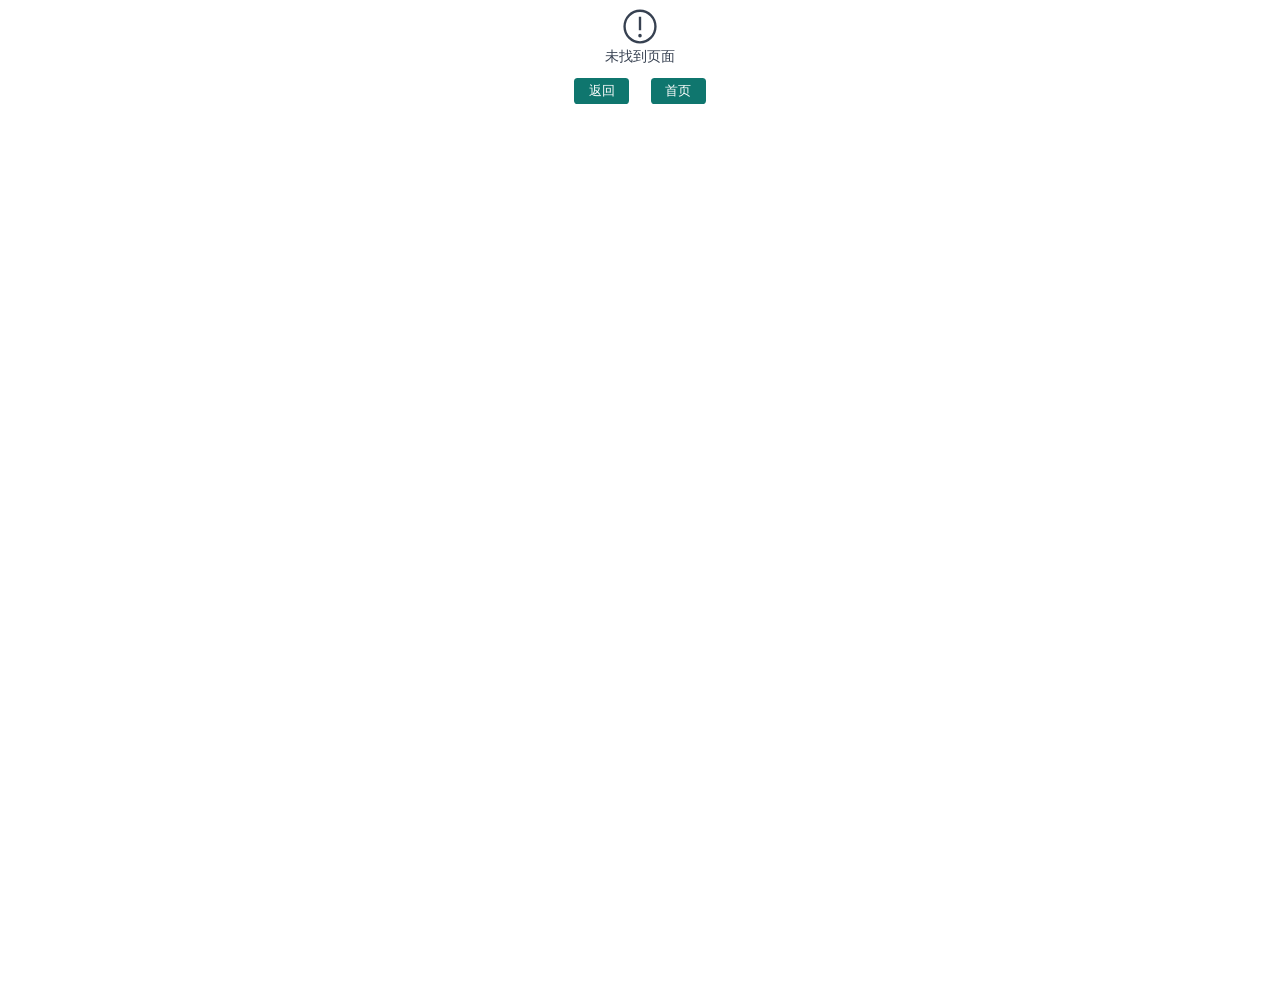
<file: board/index.html>
<!doctype html><html lang="zh-CN" dir="ltr"><head><meta charset="UTF-8"/><meta name="viewport" content="width=device-width,initial-scale=1"/><title>SICNU ACM第三次考核 · 前瞻外榜</title><link rel="icon" href="../favicon.svg" type="image/svg+xml"/><link rel="mask-icon" href="../balloon-512x512.svg" color="#00aba9"/><link rel="apple-touch-icon" href="../balloon-192x192.png"/><meta name="msapplication-TileColor" content="#00aba9"/><meta name="author" content="Dup4"/><meta name="title" content="SICNU ACM第三次考核 · 前瞻外榜"/><meta name="description" content="SICNU ACM第三次考核（Contest #43）XCPCIO 前瞻外榜"/><script>function normalizePath(_){for(;_.endsWith("/");)_=_.slice(0,-1);return`${_}/`}{let _="../";_=normalizePath(_),window.CDN_HOST=_,window.__toAssetUrl=_=>window.CDN_HOST+_}window.BASE_URL=location.pathname.replace(/\/board\/.*$/, "/");window.DATA_HOST="../data/";window.DATA_REGION="CN";window.DEFAULT_CONTEST_DS="/43/";window.DEFAULT_LANG="zh-CN";window.REFETCH_INTERVAL=60000;</script><script>!function(){localStorage.getItem("vueuse-color-scheme")||localStorage.setItem("vueuse-color-scheme","light");const e=window.matchMedia&&window.matchMedia("(prefers-color-scheme: dark)").matches,o=localStorage.getItem("vueuse-color-scheme")||"auto";("dark"===o||e&&"light"!==o)&&document.documentElement.classList.toggle("dark",!0)}()</script><script type="module" crossorigin src="../assets/index-CyOt1Num.js"></script><link rel="modulepreload" crossorigin href="../assets/vue.runtime.esm-bundler-DkHV4H09.js"><link rel="stylesheet" crossorigin href="../assets/index-hmzUs1Qb.css"><style id="bigscreen-css">header.header,nav.nav,footer{display:none!important}body,table.standings{font-family:"Microsoft YaHei","PingFang SC","Noto Sans SC",sans-serif!important}table.standings{width:100%!important}div:has(table.standings){width:100%!important;max-width:none!important}table.standings th.success,table.standings td.score_cell{width:58px!important;min-width:58px!important}table.standings th.title,table.standings td.stnd{padding-left:2px!important;padding-right:2px!important}table.standings td [float-left][pl-2]{display:none!important}.i-line-md\:star-alt-filled{color:#d97706!important;vertical-align:-2px!important}.dark .i-line-md\:star-alt-filled{color:#fbbf24!important}.team-card{min-height:118px!important;box-sizing:border-box!important}.team-card>.h-32{height:84px!important}.grid.gap-4{overflow-anchor:none!important}body{overflow-x:auto!important}@media(min-width:769px) and (max-width:1366px){body{zoom:0.9}table.standings th.success,table.standings td.score_cell{width:48px!important;min-width:48px!important}table.standings th.title,table.standings td.stnd{font-size:11px!important;padding-left:1px!important;padding-right:1px!important}}@media(max-width:768px){html,body{overflow-x:clip!important;max-width:100vw!important}.title{font-size:1.5rem!important;line-height:1.35!important;padding-top:10px!important}.flex.font-bold.font-mono:has([data-v-68586c4d]){flex-direction:column!important;align-items:center!important;gap:4px!important;font-size:13px!important}.flex.font-bold.font-mono:has([data-v-68586c4d])>.flex-1{order:-1!important;width:100%!important;font-size:15px!important;margin-bottom:2px!important}.flex.font-bold.font-mono:has([data-v-68586c4d])>.float-left,.flex.font-bold.font-mono:has([data-v-68586c4d])>.float-right{float:none!important;white-space:nowrap!important;font-size:12.5px!important;opacity:.88}[data-v-68586c4d]{white-space:nowrap!important;flex-wrap:nowrap!important}.mt-2.flex.font-bold.font-mono{font-size:12.5px!important}[mb-6]{margin-bottom:14px!important}[mb-6] [flex-1]>[w-48],[mb-6] [flex-1]>[w-80]:nth-child(2){width:calc(50% - 6px)!important;max-width:calc(50% - 6px)!important}[mb-6] [flex-1]>[w-80]:nth-child(3){width:100%!important;max-width:100%!important}.grid.gap-4{grid-template-columns:repeat(2,minmax(0,1fr))!important;gap:10px!important}.mt-4.flex{flex-wrap:wrap!important;gap:8px!important}div:has(table.standings){overflow-x:auto!important;-webkit-overflow-scrolling:touch!important}table.standings th.success,table.standings td.score_cell{width:46px!important;min-width:46px!important}}</style></head><body class="font-sans"><div id="app"></div><script id="zh-table-headers">
(function () {
  const map = new Map([["Place","排名"],["Organization","考场"],["Team","队伍"],["Group","组别"],["Solved","过题"],["Penalty","罚时"],["Dirt","失误率"],["SE","难度"]]);
  function translate() {
    document.querySelectorAll("table.standings thead th").forEach((th) => {
      const w = document.createTreeWalker(th, NodeFilter.SHOW_TEXT);
      let n;
      while ((n = w.nextNode())) {
        const t = n.nodeValue.trim();
        if (map.has(t)) n.nodeValue = n.nodeValue.replace(t, map.get(t));
      }
    });
    document.querySelectorAll("[data-v-68586c4d] div").forEach((el) => {
      if (el.childNodes.length === 1 && el.childNodes[0].nodeType === 3 && el.childNodes[0].nodeValue.trim() === "PENDING") {
        el.childNodes[0].nodeValue = "等待开始";
      }
    });
  }
  translate();
  setInterval(translate, 1000);
})();
</script><link rel="stylesheet" href="../p5-calling-card/calling-card.css?v=2" /><script src="../p5-calling-card/calling-card.js?v=2" defer></script></body></html>
</file>
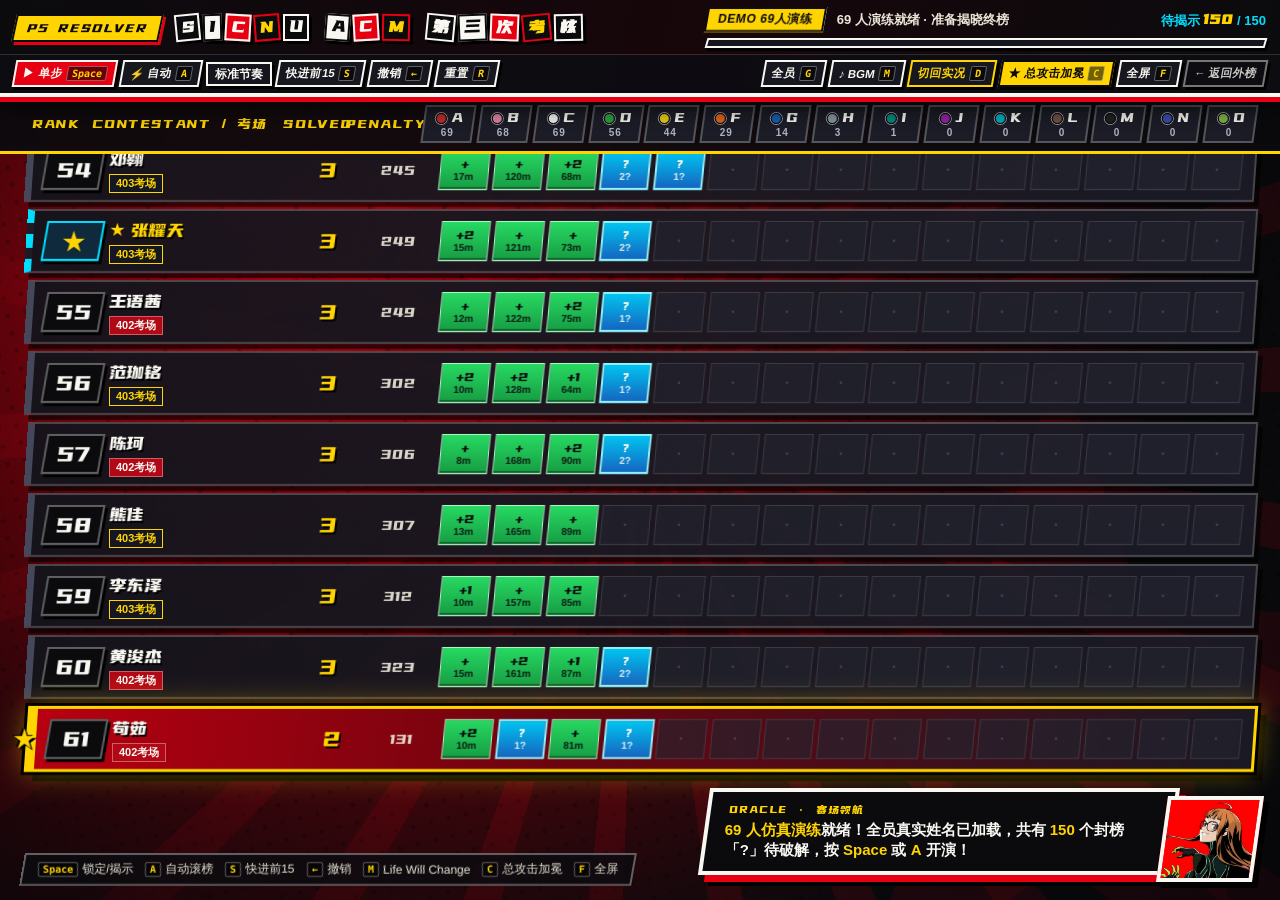
<file: p5-resolver/index.html>
<!DOCTYPE html>
<html lang="zh-CN">
<head>
  <meta charset="UTF-8" />
  <meta name="viewport" content="width=device-width, initial-scale=1.0" />
  <title>SICNU ACM 第三次考核 · Persona 5 终榜滚榜系统</title>
  <script>
    window.DATA_HOST = "../data/";
    window.DEFAULT_CONTEST_DS = "/43/";
    window.STATIC_PUBLIC_SITE = true;
  </script>
  <link rel="stylesheet" href="./p5-resolver.css" />
</head>
<body>
  <!-- Animated Persona 5 Halftone + Radial Speedlines + Rotating Star Backdrop -->
  <div class="p5-bg" aria-hidden="true">
    <div class="p5-bg-halftone"></div>
    <div class="p5-bg-rays"></div>
    <div class="p5-bg-star"></div>
    <div class="p5-bg-vignette"></div>
  </div>

  <!-- Main Stage App Shell -->
  <div id="app" class="p5-app">
    <!-- Top Persona 5 Calling-Card Header (Clean 2-Tier Zero-Overlap Layout) -->
    <header class="p5-header">
      <div class="p5-header-top">
        <div class="p5-header-left">
          <div class="p5-brand-tag">P5 RESOLVER</div>
          <h1 id="contestTitle" class="p5-ransom-title" aria-label="SICNU ACM 第三次考核"></h1>
        </div>

        <div class="p5-header-center">
          <div class="p5-progress-meta">
            <span id="dataModeBadge" class="p5-mode-pill live">LIVE #43</span>
            <span id="statusText" class="p5-status-text">就绪 · 等待滚榜启动</span>
            <span id="pendingCounter" class="p5-pending-counter">待揭示 <b>0</b> / 0</span>
          </div>
          <div class="p5-progress-track">
            <div id="progressFill" class="p5-progress-fill" style="width: 0%"></div>
          </div>
        </div>
      </div>

      <div class="p5-toolbar">
        <div class="p5-controls-group">
          <button id="btnStep" class="p5-btn p5-btn-primary" title="下一步揭示 (Space / →)">
            <span class="btn-icon">▶</span><span>单步</span><kbd>Space</kbd>
          </button>
          <button id="btnAuto" class="p5-btn" title="自动滚榜 / 暂停 (A)">
            <span class="btn-icon">⚡</span><span id="autoLabel">自动</span><kbd>A</kbd>
          </button>
          <select id="speedSelect" class="p5-select" title="滚榜节奏">
            <option value="slow">悬念慢速</option>
            <option value="normal" selected>标准节奏</option>
            <option value="fast">高速推进</option>
          </select>
          <button id="btnFastTop" class="p5-btn" title="快进至前 15 名高潮段 (S)">
            <span>快进前15</span><kbd>S</kbd>
          </button>
          <button id="btnUndo" class="p5-btn" title="撤销上一步 (← / Backspace)">
            <span>撤销</span><kbd>←</kbd>
          </button>
          <button id="btnReset" class="p5-btn" title="重置到封榜初始状态 (R)">
            <span>重置</span><kbd>R</kbd>
          </button>
        </div>

        <div class="p5-controls-group">
          <button id="btnGroup" class="p5-btn" title="切换全员 / 正式考核 / 打星 (G)">
            <span id="groupLabel">全员</span><kbd>G</kbd>
          </button>
          <button id="btnBgm" class="p5-btn" title="《Life Will Change》配乐开关 (M)">
            <span id="bgmLabel">♪ BGM</span><kbd>M</kbd>
          </button>
          <button id="btnDemo" class="p5-btn p5-btn-accent" title="切换真实 OJ 数据 / 69 人仿真演练 (D)">
            <span id="demoLabel">演练模式</span><kbd>D</kbd>
          </button>
          <button id="btnCoronation" class="p5-btn p5-btn-gold" title="触发原版总攻击 & 冠军加冕仪式 (C)">
            <span>★ 总攻击加冕</span><kbd>C</kbd>
          </button>
          <button id="btnFullscreen" class="p5-btn" title="全屏大屏投影 (F)">
            <span>全屏</span><kbd>F</kbd>
          </button>
          <a id="classicLink" class="p5-btn p5-btn-ghost" href="../board/?data-source=/43/" title="返回外榜与怪盗预告信">← 返回外榜</a>
        </div>
      </div>
    </header>

    <!-- Sticky Column Header with Real 15 Contest #43 Balloon Badges -->
    <div id="boardHeader" class="p5-board-header">
      <div class="col-rank">RANK</div>
      <div class="col-team">CONTESTANT / 考场</div>
      <div class="col-stat">SOLVED</div>
      <div class="col-pen">PENALTY</div>
      <div id="problemHeaders" class="col-problems"></div>
    </div>

    <!-- Main 60fps FLIP Standings Viewport -->
    <main id="boardViewport" class="p5-viewport" tabindex="0">
      <div id="boardList" class="p5-board-list"></div>
      <div id="emptyState" class="p5-empty hidden">
        <div class="p5-empty-box">
          <h2>暂无可滚榜的比赛提交数据</h2>
          <p id="emptyDesc">当前比赛尚未开始或未产生封榜提交。可点击上方「演练模式 (D)」立即体验完整 69 人 Persona 5 滚榜动画！</p>
          <button id="btnEmptyDemo" class="p5-btn p5-btn-gold">⚡ 启动 69 人仿真演练</button>
        </div>
      </div>
    </main>

    <!-- Bottom-Right Futaba Navigator Live Commentary HUD -->
    <aside id="futabaHud" class="p5-futaba-hud">
      <div class="futaba-bubble">
        <div class="futaba-speaker">ORACLE · 赛场领航</div>
        <div id="futabaText" class="futaba-text">全员就位！按 <b>Space</b> 锁定首个封榜提交，或按 <b>A</b> 启动自动滚榜！</div>
      </div>
      <div class="futaba-avatar-frame">
        <img src="./assets/futaba_nav.jpg" alt="Oracle Navigator" />
      </div>
    </aside>

    <!-- Floating Keyboard Hint Pill (bottom-left) -->
    <div class="p5-hotkey-bar">
      <span><kbd>Space</kbd> 锁定/揭示</span>
      <span><kbd>A</kbd> 自动滚榜</span>
      <span><kbd>S</kbd> 快进前15</span>
      <span><kbd>←</kbd> 撤销</span>
      <span><kbd>M</kbd> Life Will Change</span>
      <span><kbd>C</kbd> 总攻击加冕</span>
      <span><kbd>F</kbd> 全屏</span>
    </div>
  </div>

  <!-- Dramatic Persona 5 Character Eye Cut-In Overlay (Rank Jump / Top 10 / #1 Takeover) -->
  <div id="cutinOverlay" class="p5-cutin-overlay hidden" aria-hidden="true">
    <div class="cutin-band">
      <div class="cutin-speedlines"></div>
      <img id="cutinImg" class="cutin-img" src="./assets/joker_cutin.png" alt="Cut-In" />
      <div class="cutin-caption">
        <div id="cutinTag" class="cutin-tag">1 MORE!! RANK UP</div>
        <div id="cutinMain" class="cutin-main">张烨  直冲榜首!!</div>
        <div id="cutinSub" class="cutin-sub">403 考场 · AC 题 G · 排名跃升 +5</div>
      </div>
    </div>
  </div>

  <!-- Quick Verdict Flash Stamp (AC!! / MISS / FIRST BLOOD!) -->
  <div id="verdictFlash" class="p5-verdict-flash hidden" aria-hidden="true">
    <div id="verdictBadge" class="verdict-badge">AC!!</div>
  </div>

  <!-- Grand Finale: Original Persona 5 All-Out Attack Video + Champion Coronation Podium -->
  <div id="coronationOverlay" class="p5-coronation-overlay hidden">
    <!-- Phase 1: Original Persona 5 All-Out Attack Video -->
    <video id="aoaVideo" class="aoa-video" playsinline preload="auto" muted>
      <source src="./assets/aoa_orig.mp4" type="video/mp4" />
    </video>
    <button id="btnSkipAoa" class="p5-btn p5-skip-aoa hidden">跳过总攻击动画 ⏭</button>

    <!-- Phase 2: 4K Joker Finishing Touch Backdrop + Real Champion & Top 3 Podium -->
    <div id="podiumStage" class="podium-stage hidden">
      <img class="podium-bg-img" src="./assets/finisher_clean.jpg" alt="Joker Finishing Touch" />
      <div class="podium-content">
        <div class="podium-eyebrow">SICNU ACM 第三次考核 · ALL OUT AC!!</div>
        <div id="champTitleRansom" class="podium-ransom"></div>
        <div class="champ-card">
          <div class="champ-crown">👑 #1 CHAMPION</div>
          <div id="champName" class="champ-name">张 烨</div>
          <div id="champMeta" class="champ-meta">403 考场  ·  12 题  ·  罚时 1024</div>
        </div>
        <div class="podium-runners">
          <div class="runner-card silver">
            <span class="runner-rank">🥈 #2</span>
            <span id="runner2Name" class="runner-name">—</span>
            <span id="runner2Meta" class="runner-meta">—</span>
          </div>
          <div class="runner-card bronze">
            <span class="runner-rank">🥉 #3</span>
            <span id="runner3Name" class="runner-name">—</span>
            <span id="runner3Meta" class="runner-meta">—</span>
          </div>
        </div>
        <div class="podium-actions">
          <button id="btnReplayAoa" class="p5-btn p5-btn-gold">★ 重播总攻击加冕</button>
          <button id="btnCloseCoronation" class="p5-btn p5-btn-primary">返回最终总榜</button>
        </div>
      </div>
    </div>
  </div>

  <!-- Official Persona 5 OST "Life Will Change" Audio Element -->
  <audio id="bgmAudio" loop preload="auto">
    <source src="./assets/life_will_change.mp3" type="audio/mpeg" />
  </audio>

  <script src="./p5-audio.js"></script>
  <script src="./resolver-engine.js"></script>
  <script src="./p5-resolver.js"></script>
</body>
</html>
</file>
<file: assets/index-hmzUs1Qb.css>
@keyframes fadeOut{0%{opacity:1}to{opacity:0}}.v-toast--fade-out{animation-name:fadeOut}@keyframes fadeInDown{0%{opacity:0;transform:translateY(-100%)}to{opacity:1;transform:none}}.v-toast--fade-in-down{animation-name:fadeInDown}@keyframes fadeInUp{0%{opacity:0;transform:translateY(100%)}to{opacity:1;transform:none}}.v-toast--fade-in-up{animation-name:fadeInUp}.fade-enter-active,.fade-leave-active{transition:opacity .15s ease-out}.fade-enter,.fade-leave-to{opacity:0}.v-toast{z-index:1090;pointer-events:none;padding:2em;display:flex;position:fixed;inset:0;overflow:hidden}.v-toast__item{pointer-events:auto;opacity:.92;color:#fff;cursor:pointer;border-radius:.25em;align-items:center;min-height:3em;margin:.5em 0;animation-duration:.15s;display:inline-flex;box-shadow:0 1px 4px #0000001f,0 0 6px #0000000a}.v-toast__item--success{background-color:#47d78a}.v-toast__item--info{background-color:#1c85d5}.v-toast__item--warning{background-color:#febc22}.v-toast__item--error{background-color:#f7471c}.v-toast__item--default{background-color:#343a40}.v-toast__item--warning{color:#000}.v-toast__item.v-toast__item--top,.v-toast__item.v-toast__item--bottom{align-self:center}.v-toast__item.v-toast__item--top-right,.v-toast__item.v-toast__item--bottom-right{align-self:flex-end}.v-toast__item.v-toast__item--top-left,.v-toast__item.v-toast__item--bottom-left{align-self:flex-start}.v-toast__text{word-break:break-word;margin:0;padding:.5em 1em}.v-toast__icon{display:none}.v-toast.v-toast--top{flex-direction:column}.v-toast.v-toast--bottom{flex-direction:column-reverse}.v-toast.v-toast--custom-parent{position:absolute}@media screen and (width<=768px){.v-toast{padding:0;position:fixed!important}}.v-toast__item{opacity:1;min-height:4em}.v-toast__item .v-toast__text{padding:1.5em 1em}.v-toast__item .v-toast__icon{background:url("data:image/svg+xml,%3csvg xmlns='http://www.w3.org/2000/svg' viewBox='0 0 45.999 45.999'%3e %3cpath fill='%23fff' d='M39.264 6.736c-8.982-8.981-23.545-8.982-32.528 0-8.982 8.982-8.981 23.545 0 32.528 8.982 8.98 23.545 8.981 32.528 0 8.981-8.983 8.98-23.545 0-32.528zM25.999 33a3 3 0 11-6 0V21a3 3 0 116 0v12zm-3.053-17.128c-1.728 0-2.88-1.224-2.844-2.735-.036-1.584 1.116-2.771 2.879-2.771 1.764 0 2.88 1.188 2.917 2.771-.001 1.511-1.152 2.735-2.952 2.735z'/%3e %3c/svg%3e") no-repeat;width:27px;min-width:27px;height:27px;margin-left:1em;display:block}[dir=rtl] .v-toast__item .v-toast__icon{margin-left:unset;margin-right:1em}.v-toast__item.v-toast__item--success .v-toast__icon{background:url("data:image/svg+xml,%3csvg xmlns='http://www.w3.org/2000/svg' viewBox='0 0 52 52'%3e %3cpath fill='%23fff' d='M26 0C11.664 0 0 11.663 0 26s11.664 26 26 26 26-11.663 26-26S40.336 0 26 0zm14.495 17.329l-16 18a1.997 1.997 0 01-2.745.233l-10-8a2 2 0 012.499-3.124l8.517 6.813L37.505 14.67a2.001 2.001 0 012.99 2.659z'/%3e %3c/svg%3e") no-repeat}.v-toast__item.v-toast__item--error .v-toast__icon{background:url("data:image/svg+xml,%3csvg xmlns='http://www.w3.org/2000/svg' viewBox='0 0 51.976 51.976'%3e %3cpath fill='%23fff' d='M44.373 7.603c-10.137-10.137-26.632-10.138-36.77 0-10.138 10.138-10.137 26.632 0 36.77s26.632 10.138 36.77 0c10.137-10.138 10.137-26.633 0-36.77zm-8.132 28.638a2 2 0 01-2.828 0l-7.425-7.425-7.778 7.778a2 2 0 11-2.828-2.828l7.778-7.778-7.425-7.425a2 2 0 112.828-2.828l7.425 7.425 7.071-7.071a2 2 0 112.828 2.828l-7.071 7.071 7.425 7.425a2 2 0 010 2.828z'/%3e %3c/svg%3e") no-repeat}.v-toast__item.v-toast__item--warning .v-toast__icon{background:url("data:image/svg+xml,%3csvg viewBox='0 0 52 52' xmlns='http://www.w3.org/2000/svg'%3e %3cpath fill='%23000' d='M49.466 41.26L29.216 6.85c-.69-1.16-1.89-1.85-3.22-1.85-1.32 0-2.53.69-3.21 1.85L2.536 41.26c-.71 1.2-.72 2.64-.03 3.85.68 1.18 1.89 1.89 3.24 1.89h40.51c1.35 0 2.56-.71 3.23-1.89.7-1.21.69-2.65-.02-3.85zm-25.53-21.405h3.381v3.187l-.724 8.92H24.66l-.725-8.92v-3.187zm2.97 17.344a1.712 1.712 0 01-1.267.543c-.491 0-.914-.181-1.268-.543a1.788 1.788 0 01-.531-1.297c0-.502.176-.935.53-1.297a1.712 1.712 0 011.269-.544c.49 0 .914.181 1.268.544s.53.795.53 1.297c0 .503-.176.934-.53 1.297z'/%3e %3c/svg%3e") no-repeat}.resize-observer[data-v-b329ee4c]{z-index:-1;pointer-events:none;opacity:0;background-color:#0000;border:none;width:100%;height:100%;display:block;position:absolute;top:0;left:0;overflow:hidden}.resize-observer[data-v-b329ee4c] object{pointer-events:none;z-index:-1;width:100%;height:100%;display:block;position:absolute;top:0;left:0;overflow:hidden}.v-popper__popper{z-index:10000;outline:none;top:0;left:0}.v-popper__popper.v-popper__popper--hidden{visibility:hidden;opacity:0;pointer-events:none;transition:opacity .15s,visibility .15s}.v-popper__popper.v-popper__popper--shown{visibility:visible;opacity:1;transition:opacity .15s}.v-popper__popper.v-popper__popper--skip-transition,.v-popper__popper.v-popper__popper--skip-transition>.v-popper__wrapper{transition:none!important}.v-popper__backdrop{width:100%;height:100%;display:none;position:absolute;top:0;left:0}.v-popper__inner{box-sizing:border-box;position:relative;overflow-y:auto}.v-popper__inner>div{z-index:1;max-width:inherit;max-height:inherit;position:relative}.v-popper__arrow-container{width:10px;height:10px;position:absolute}.v-popper__popper--arrow-overflow .v-popper__arrow-container,.v-popper__popper--no-positioning .v-popper__arrow-container{display:none}.v-popper__arrow-inner,.v-popper__arrow-outer{border-style:solid;width:0;height:0;position:absolute;top:0;left:0}.v-popper__arrow-inner{visibility:hidden;border-width:7px}.v-popper__arrow-outer{border-width:6px}.v-popper__popper[data-popper-placement^=top] .v-popper__arrow-inner,.v-popper__popper[data-popper-placement^=bottom] .v-popper__arrow-inner{left:-2px}.v-popper__popper[data-popper-placement^=top] .v-popper__arrow-outer,.v-popper__popper[data-popper-placement^=bottom] .v-popper__arrow-outer{left:-1px}.v-popper__popper[data-popper-placement^=top] .v-popper__arrow-inner,.v-popper__popper[data-popper-placement^=top] .v-popper__arrow-outer{border-bottom-width:0;border-bottom-color:#0000!important;border-left-color:#0000!important;border-right-color:#0000!important}.v-popper__popper[data-popper-placement^=top] .v-popper__arrow-inner{top:-2px}.v-popper__popper[data-popper-placement^=bottom] .v-popper__arrow-container{top:0}.v-popper__popper[data-popper-placement^=bottom] .v-popper__arrow-inner,.v-popper__popper[data-popper-placement^=bottom] .v-popper__arrow-outer{border-top-width:0;border-top-color:#0000!important;border-left-color:#0000!important;border-right-color:#0000!important}.v-popper__popper[data-popper-placement^=bottom] .v-popper__arrow-inner{top:-4px}.v-popper__popper[data-popper-placement^=bottom] .v-popper__arrow-outer{top:-6px}.v-popper__popper[data-popper-placement^=left] .v-popper__arrow-inner,.v-popper__popper[data-popper-placement^=right] .v-popper__arrow-inner{top:-2px}.v-popper__popper[data-popper-placement^=left] .v-popper__arrow-outer,.v-popper__popper[data-popper-placement^=right] .v-popper__arrow-outer{top:-1px}.v-popper__popper[data-popper-placement^=right] .v-popper__arrow-inner,.v-popper__popper[data-popper-placement^=right] .v-popper__arrow-outer{border-left-width:0;border-top-color:#0000!important;border-bottom-color:#0000!important;border-left-color:#0000!important}.v-popper__popper[data-popper-placement^=right] .v-popper__arrow-inner{left:-4px}.v-popper__popper[data-popper-placement^=right] .v-popper__arrow-outer{left:-6px}.v-popper__popper[data-popper-placement^=left] .v-popper__arrow-container{right:-10px}.v-popper__popper[data-popper-placement^=left] .v-popper__arrow-inner,.v-popper__popper[data-popper-placement^=left] .v-popper__arrow-outer{border-right-width:0;border-top-color:#0000!important;border-bottom-color:#0000!important;border-right-color:#0000!important}.v-popper__popper[data-popper-placement^=left] .v-popper__arrow-inner{left:-2px}.v-popper--theme-tooltip .v-popper__inner{color:#fff;background:#000c;border-radius:6px;padding:7px 12px 6px}.v-popper--theme-tooltip .v-popper__arrow-outer{border-color:#000c}.v-popper--theme-dropdown .v-popper__inner{color:#000;background:#fff;border:1px solid #ddd;border-radius:6px;box-shadow:0 6px 30px #0000001a}.v-popper--theme-dropdown .v-popper__arrow-inner{visibility:visible;border-color:#fff}.v-popper--theme-dropdown .v-popper__arrow-outer{border-color:#ddd}.ui.dropdown{cursor:pointer;text-align:left;-webkit-tap-highlight-color:#0000;outline:none;transition:box-shadow .1s,width .1s;display:inline-block;position:relative}.ui.dropdown .menu{cursor:auto;min-width:max-content;text-shadow:none;text-align:left;z-index:11;will-change:transform,opacity;background:#fff;border:1px solid #22242626;border-radius:.285714rem;outline:none;margin:0;padding:0;font-size:1em;transition:opacity .1s;display:none;position:absolute;top:100%;box-shadow:0 2px 3px #22242626}.ui.dropdown .menu>*{white-space:nowrap}.ui.dropdown>input:not(.search):first-child,.ui.dropdown>select{display:none!important}.ui.dropdown>.dropdown.icon{width:auto;margin:0 0 0 1em;font-size:.857143em;position:relative}.ui.dropdown .menu>.item .dropdown.icon{float:right;width:auto;margin:0 0 0 1em}.ui.dropdown .menu>.item .dropdown.icon+.text{margin-right:1em}.ui.dropdown>.text{transition:none;display:inline-block}.ui.dropdown .menu>.item{cursor:pointer;text-align:left;color:#000000de;text-transform:none;height:auto;-webkit-box-shadow:none;box-shadow:none;-webkit-touch-callout:none;border:none;font-size:1rem;font-weight:400;line-height:1em;display:block;position:relative;padding:.785714rem 1.14286rem!important}.ui.dropdown .menu>.item:first-child{border-top-width:0}.ui.dropdown>.text>[class*=right\ floated],.ui.dropdown .menu .item>[class*=right\ floated]{float:right!important;margin-left:1em!important;margin-right:0!important}.ui.dropdown>.text>[class*=left\ floated],.ui.dropdown .menu .item>[class*=left\ floated]{float:left!important;margin-left:0!important;margin-right:1em!important}.ui.dropdown .menu .item>.icon.floated,.ui.dropdown .menu .item>.flag.floated,.ui.dropdown .menu .item>.image.floated,.ui.dropdown .menu .item>img.floated{margin-top:0}.ui.dropdown .menu>.header{color:#000000d9;text-transform:uppercase;margin:1rem 0 .75rem;padding:0 1.14286rem;font-size:.785714em;font-weight:700}.ui.dropdown .menu>.divider{border-top:1px solid #2224261a;height:0;margin:.5em 0}.ui.dropdown.dropdown .menu>.input{width:auto;min-width:10rem;margin:1.14286rem .785714rem;display:flex}.ui.dropdown .menu>.header+.input{margin-top:0}.ui.dropdown .menu>.input:not(.transparent) input{padding:.5em 1em}.ui.dropdown .menu>.input:not(.transparent) .button,.ui.dropdown .menu>.input:not(.transparent) .icon,.ui.dropdown .menu>.input:not(.transparent) .label{padding-top:.5em;padding-bottom:.5em}.ui.dropdown>.text>.description,.ui.dropdown .menu>.item>.description{float:right;color:#0006;margin:0 0 0 1em}.ui.dropdown .menu>.message{padding:.785714rem 1.14286rem;font-weight:400}.ui.dropdown .menu>.message:not(.ui){color:#0006}.ui.dropdown .menu .menu{left:100%;right:auto;z-index:21!important;border-radius:.285714rem!important;margin:0 0 0 -.5em!important;top:0%!important}.ui.dropdown .menu .menu:after{display:none}.ui.dropdown>.text>.icon,.ui.dropdown>.text>.label,.ui.dropdown>.text>.flag,.ui.dropdown>.text>img,.ui.dropdown>.text>.image,.ui.dropdown .menu>.item>.icon,.ui.dropdown .menu>.item>.label,.ui.dropdown .menu>.item>.flag,.ui.dropdown .menu>.item>.image,.ui.dropdown .menu>.item>img{float:none;margin-top:0;margin-left:0;margin-right:.785714rem}.ui.dropdown>.text>img,.ui.dropdown>.text>.image,.ui.dropdown .menu>.item>.image,.ui.dropdown .menu>.item>img{vertical-align:top;width:auto;max-height:2em;margin-top:-.5em;margin-bottom:-.5em;display:inline-block}.ui.dropdown .ui.menu>.item:before,.ui.menu .ui.dropdown .menu>.item:before{display:none}.ui.menu .ui.dropdown .menu .active.item{border-left:none}.ui.menu .right.menu .dropdown:last-child .menu,.ui.menu .right.dropdown.item .menu,.ui.buttons>.ui.dropdown:last-child .menu{left:auto;right:0}.ui.label.dropdown .menu{min-width:100%}.ui.dropdown.icon.button>.dropdown.icon{margin:0}.ui.button.dropdown .menu{min-width:100%}.ui.selection.dropdown{cursor:pointer;word-wrap:break-word;white-space:normal;-webkit-transform:rotate(0);color:#000000de;min-width:14em;min-height:2.71429em;-webkit-box-shadow:none;box-shadow:none;background:#fff;border:1px solid #22242626;border-radius:.285714rem;outline:0;padding:.785714em 2.1em .785714em 1em;line-height:1em;transition:box-shadow .1s,width .1s;display:inline-block;transform:rotate(0)}.ui.selection.dropdown.visible,.ui.selection.dropdown.active{z-index:10}select.ui.dropdown{visibility:visible;border:1px solid #22242626;height:38px;padding:.5em}.ui.selection.dropdown>.search.icon,.ui.selection.dropdown>.delete.icon,.ui.selection.dropdown>.dropdown.icon{cursor:pointer;z-index:3;opacity:.8;width:auto;height:auto;margin:-.785714em;padding:.916667em;line-height:1.21429em;transition:opacity .1s;position:absolute;top:.785714em;right:1em}.ui.compact.selection.dropdown{min-width:0}.ui.selection.dropdown .menu{backface-visibility:hidden;-webkit-overflow-scrolling:touch;border-radius:0 0 .285714rem .285714rem;outline:none;width:calc(100% + 2px);min-width:calc(100% + 2px);margin:0 -1px;transition:opacity .1s;overflow:hidden auto;box-shadow:0 2px 3px #22242626;border-top-width:0!important}.ui.selection.dropdown .menu:after,.ui.selection.dropdown .menu:before{display:none}.ui.selection.dropdown .menu>.message{padding:.785714rem 1.14286rem}@media only screen and (width<=767px){.ui.selection.dropdown .menu{max-height:8.01429rem}}@media only screen and (width>=768px){.ui.selection.dropdown .menu{max-height:10.6857rem}}@media only screen and (width>=992px){.ui.selection.dropdown .menu{max-height:16.0286rem}}@media only screen and (width>=1920px){.ui.selection.dropdown .menu{max-height:21.3714rem}}.ui.selection.dropdown .menu>.item{white-space:normal;word-wrap:normal;border-top:1px solid #fafafa;padding:.785714rem 1.14286rem!important}.ui.selection.dropdown .menu>.hidden.addition.item{display:none}.ui.selection.dropdown:hover{-webkit-box-shadow:none;box-shadow:none;border-color:#22242659}.ui.selection.active.dropdown,.ui.selection.active.dropdown .menu{border-color:#96c8da;box-shadow:0 2px 3px #22242626}.ui.selection.dropdown:focus{-webkit-box-shadow:none;box-shadow:none;border-color:#96c8da}.ui.selection.dropdown:focus .menu{border-color:#96c8da;box-shadow:0 2px 3px #22242626}.ui.selection.visible.dropdown>.text:not(.default){color:#000c;font-weight:400}.ui.selection.active.dropdown:hover,.ui.selection.active.dropdown:hover .menu{border-color:#96c8da;box-shadow:0 2px 3px #22242626}.ui.active.selection.dropdown>.dropdown.icon,.ui.visible.selection.dropdown>.dropdown.icon{opacity:"";z-index:3}.ui.active.selection.dropdown{border-bottom-right-radius:0!important;border-bottom-left-radius:0!important}.ui.active.empty.selection.dropdown{-webkit-box-shadow:none!important;box-shadow:none!important;border-radius:.285714rem!important}.ui.active.empty.selection.dropdown .menu{-webkit-box-shadow:none!important;box-shadow:none!important;border:none!important}.ui.search.dropdown{min-width:""}.ui.search.dropdown>input.search{cursor:text;-webkit-tap-highlight-color:#fff0;width:100%;padding:inherit;z-index:2;outline:none;position:absolute;top:0;left:1px;-webkit-box-shadow:none!important;box-shadow:none!important;background:0 0!important;border:none!important}.ui.search.dropdown>.text{cursor:text;z-index:3;position:relative;left:1px}.ui.search.selection.dropdown>input.search{padding:.678571em 2.1em .678571em 1em;line-height:1.21429em}.ui.search.selection.dropdown>span.sizer{white-space:pre;padding:.678571em 2.1em .678571em 1em;line-height:1.21429em;display:none}.ui.search.dropdown.active>input.search,.ui.search.dropdown.visible>input.search{cursor:auto}.ui.search.dropdown.active>.text,.ui.search.dropdown.visible>.text{pointer-events:none}.ui.active.search.dropdown input.search:focus+.text .icon,.ui.active.search.dropdown input.search:focus+.text .flag{opacity:.45}.ui.active.search.dropdown input.search:focus+.text{color:#737373de!important}.ui.search.dropdown .menu{backface-visibility:hidden;-webkit-overflow-scrolling:touch;overflow:hidden auto}@media only screen and (width<=767px){.ui.search.dropdown .menu{max-height:8.01429rem}}@media only screen and (width>=768px){.ui.search.dropdown .menu{max-height:10.6857rem}}@media only screen and (width>=992px){.ui.search.dropdown .menu{max-height:16.0286rem}}@media only screen and (width>=1920px){.ui.search.dropdown .menu{max-height:21.3714rem}}.ui.multiple.dropdown{padding:.22619em 2.1em .22619em .357143em}.ui.multiple.dropdown .menu{cursor:auto}.ui.multiple.search.dropdown,.ui.multiple.search.dropdown>input.search{cursor:text}.ui.multiple.dropdown>.label{-webkit-user-select:none;user-select:none;vertical-align:top;white-space:normal;margin:.142857rem .285714rem .142857rem 0;padding:.357143em .785714em;font-size:1em;display:inline-block;box-shadow:inset 0 0 0 1px #22242626}.ui.multiple.dropdown .dropdown.icon{margin:"";padding:""}.ui.multiple.dropdown>.text{max-width:100%;margin:.452381em 0 .452381em .642857em;padding:0;line-height:1.21429em;position:static}.ui.multiple.dropdown>.label~input.search{margin-left:.142857em!important}.ui.multiple.dropdown>.label~.text{display:none}.ui.multiple.search.dropdown>.text{padding:inherit;margin:.452381em 0 .452381em .642857em;line-height:1.21429em;display:inline-block;position:absolute;top:0;left:0}.ui.multiple.search.dropdown>.label~.text{display:none}.ui.multiple.search.dropdown>input.search{width:2.2em;max-width:100%;margin:.452381em 0 .452381em .642857em;padding:0;line-height:1.21429em;position:static}.ui.inline.dropdown{cursor:pointer;color:inherit;display:inline-block}.ui.inline.dropdown .dropdown.icon{vertical-align:baseline;margin:0 .214286em}.ui.inline.dropdown>.text{font-weight:700}.ui.inline.dropdown .menu{cursor:auto;border-radius:.285714rem;margin-top:.214286em}.ui.dropdown .menu .active.item{color:#000000f2;-webkit-box-shadow:none;box-shadow:none;z-index:12;background:0 0;font-weight:700}.ui.dropdown .menu>.item:hover{color:#000000f2;z-index:13;background:#0000000d}.ui.loading.dropdown>i.icon{height:1em!important}.ui.loading.selection.dropdown>i.icon{padding:1.5em 1.28571em!important}.ui.loading.dropdown>i.icon:before{content:"";border:.2em solid #0000001a;border-radius:500rem;width:1.28571em;height:1.28571em;margin:-.642857em 0 0 -.642857em;position:absolute;top:50%;left:50%}.ui.loading.dropdown>i.icon:after{content:"";border:.2em solid #0000;border-top-color:#767676;border-radius:500rem;width:1.28571em;height:1.28571em;margin:-.642857em 0 0 -.642857em;animation:.6s linear infinite dropdown-spin;position:absolute;top:50%;left:50%;box-shadow:0 0 0 1px #0000}.ui.loading.dropdown.button>i.icon:before,.ui.loading.dropdown.button>i.icon:after{display:none}@keyframes dropdown-spin{0%{transform:rotate(0)}to{transform:rotate(360deg)}}.ui.dropdown:not(.button)>.default.text,.ui.default.dropdown:not(.button)>.text{color:#bfbfbfde}.ui.dropdown:not(.button)>input:focus~.default.text,.ui.default.dropdown:not(.button)>input:focus~.text{color:#737373de}.ui.loading.dropdown>.text{transition:none}.ui.dropdown .loading.menu{visibility:hidden;z-index:-1;display:block}.ui.dropdown>.loading.menu{left:0!important;right:auto!important}.ui.dropdown>.menu .loading.menu{left:100%!important;right:auto!important}.ui.dropdown.selected,.ui.dropdown .menu .selected.item{color:#000000f2;background:#00000008}.ui.dropdown>.filtered.text{visibility:hidden}.ui.dropdown .filtered.item{display:none!important}.ui.dropdown.error,.ui.dropdown.error>.text,.ui.dropdown.error>.default.text{color:#9f3a38}.ui.selection.dropdown.error{background:#fff6f6;border-color:#e0b4b4}.ui.selection.dropdown.error:hover,.ui.dropdown.error>.menu,.ui.dropdown.error>.menu .menu{border-color:#e0b4b4}.ui.dropdown.error>.menu>.item{color:#9f3a38}.ui.multiple.selection.error.dropdown>.label{border-color:#e0b4b4}.ui.dropdown.error>.menu>.item:hover{background-color:#fff2f2}.ui.dropdown.error>.menu .active.item{background-color:#fdcfcf}.ui.dropdown>.clear.dropdown.icon{opacity:.8;transition:opacity .1s}.ui.dropdown>.clear.dropdown.icon:hover{opacity:1}.ui.disabled.dropdown,.ui.dropdown .menu>.disabled.item{cursor:default;pointer-events:none;opacity:.45}.ui.dropdown .menu{left:0}.ui.dropdown .right.menu>.menu,.ui.dropdown .menu .right.menu{border-radius:.285714rem!important;left:100%!important;right:auto!important}.ui.dropdown>.left.menu{left:auto!important;right:0!important}.ui.dropdown>.left.menu .menu,.ui.dropdown .menu .left.menu{left:auto;right:100%;border-radius:.285714rem!important;margin:0 -.5em 0 0!important}.ui.dropdown .item .left.dropdown.icon,.ui.dropdown .left.menu .item .dropdown.icon{float:left;width:auto;margin:0}.ui.dropdown .item .left.dropdown.icon+.text,.ui.dropdown .left.menu .item .dropdown.icon+.text{margin-left:1em;margin-right:0}.ui.upward.dropdown>.menu{border-radius:.285714rem .285714rem 0 0;top:auto;bottom:100%;box-shadow:0 0 3px #00000014}.ui.dropdown .upward.menu{top:auto!important;bottom:0!important}.ui.simple.upward.active.dropdown,.ui.simple.upward.dropdown:hover{border-radius:.285714rem .285714rem 0 0!important}.ui.upward.dropdown.button:not(.pointing):not(.floating).active{border-radius:.285714rem .285714rem 0 0}.ui.upward.selection.dropdown .menu{box-shadow:0 -2px 3px #00000014;border-top-width:1px!important;border-bottom-width:0!important}.ui.upward.selection.dropdown:hover{box-shadow:0 0 2px #0000000d}.ui.active.upward.selection.dropdown{border-radius:0 0 .285714rem .285714rem!important}.ui.upward.selection.dropdown.visible{box-shadow:0 0 3px #00000014;border-radius:0 0 .285714rem .285714rem!important}.ui.upward.active.selection.dropdown:hover{box-shadow:0 0 3px #0000000d}.ui.upward.active.selection.dropdown:hover .menu{box-shadow:0 -2px 3px #00000014}.ui.scrolling.dropdown .menu,.ui.dropdown .scrolling.menu{overflow:hidden auto}.ui.scrolling.dropdown .menu{backface-visibility:hidden;-webkit-overflow-scrolling:touch;overflow:hidden auto;width:auto!important;min-width:100%!important}.ui.dropdown .scrolling.menu{border:none;border-top:1px solid #22242626;position:static;overflow-y:auto;-webkit-box-shadow:none!important;box-shadow:none!important;border-radius:0!important;width:auto!important;min-width:100%!important;margin:0!important}.ui.scrolling.dropdown .menu .item.item.item,.ui.dropdown .scrolling.menu>.item.item.item,.ui.scrolling.dropdown .menu .item:first-child,.ui.dropdown .scrolling.menu .item:first-child{border-top:none}.ui.dropdown>.animating.menu .scrolling.menu,.ui.dropdown>.visible.menu .scrolling.menu{display:block}@media (-ms-high-contrast:none){.ui.scrolling.dropdown .menu,.ui.dropdown .scrolling.menu{min-width:calc(100% - 17px)}}@media only screen and (width<=767px){.ui.scrolling.dropdown .menu,.ui.dropdown .scrolling.menu{max-height:10.2857rem}}@media only screen and (width>=768px){.ui.scrolling.dropdown .menu,.ui.dropdown .scrolling.menu{max-height:15.4286rem}}@media only screen and (width>=992px){.ui.scrolling.dropdown .menu,.ui.dropdown .scrolling.menu{max-height:20.5714rem}}@media only screen and (width>=1920px){.ui.scrolling.dropdown .menu,.ui.dropdown .scrolling.menu{max-height:20.5714rem}}.ui.simple.dropdown .menu:before,.ui.simple.dropdown .menu:after{display:none}.ui.simple.dropdown .menu{opacity:0;width:0;height:0;transition:opacity .1s;display:block;position:absolute;overflow:hidden;top:-9999px!important}.ui.simple.active.dropdown,.ui.simple.dropdown:hover{border-bottom-right-radius:0!important;border-bottom-left-radius:0!important}.ui.simple.active.dropdown>.menu,.ui.simple.dropdown:hover>.menu{opacity:1;width:auto;height:auto;overflow:visible;top:100%!important}.ui.simple.dropdown>.menu>.item:active>.menu,.ui.simple.dropdown:hover>.menu>.item:hover>.menu{opacity:1;width:auto;height:auto;overflow:visible;top:0%!important;left:100%!important}.ui.simple.disabled.dropdown:hover .menu{width:0;height:0;display:none;overflow:hidden}.ui.simple.visible.dropdown>.menu{display:block}.ui.fluid.dropdown{width:100%;min-width:0;display:block}.ui.fluid.dropdown>.dropdown.icon{float:right}.ui.floating.dropdown .menu{left:0;right:auto;border-radius:.285714rem!important;box-shadow:0 2px 4px #2224261f,0 2px 10px #22242626!important}.ui.floating.dropdown>.menu{border-radius:.285714rem!important;margin-top:.5em!important}.ui.pointing.dropdown>.menu{border-radius:.285714rem;margin-top:.785714rem;top:100%}.ui.pointing.dropdown>.menu:after{pointer-events:none;content:"";visibility:visible;z-index:2;background:#fff;width:.5em;height:.5em;margin:0 0 0 -.25em;display:block;position:absolute;top:-.25em;left:50%;transform:rotate(45deg);box-shadow:-1px -1px #22242626}.ui.top.left.pointing.dropdown>.menu{margin:1em 0 0;inset:100% auto auto 0%}.ui.top.left.pointing.dropdown>.menu:after{margin:0;top:-.25em;left:1em;right:auto;transform:rotate(45deg)}.ui.top.right.pointing.dropdown>.menu{margin:1em 0 0;inset:100% 0% auto auto}.ui.top.pointing.dropdown>.left.menu:after,.ui.top.right.pointing.dropdown>.menu:after{margin:0;top:-.25em;transform:rotate(45deg);left:auto!important;right:1em!important}.ui.left.pointing.dropdown>.menu{margin:0 0 0 1em;top:0%;left:100%;right:auto}.ui.left.pointing.dropdown>.menu:after{margin:0;top:1em;left:-.25em;transform:rotate(-45deg)}.ui.left:not(.top):not(.bottom).pointing.dropdown>.left.menu{margin:0 1em 0 0;left:auto!important;right:100%!important}.ui.left:not(.top):not(.bottom).pointing.dropdown>.left.menu:after{margin:0;top:1em;left:auto;right:-.25em;transform:rotate(135deg)}.ui.right.pointing.dropdown>.menu{margin:0 1em 0 0;top:0%;left:auto;right:100%}.ui.right.pointing.dropdown>.menu:after{margin:0;top:1em;left:auto;right:-.25em;transform:rotate(135deg)}.ui.bottom.pointing.dropdown>.menu{margin:0 0 1em;inset:auto auto 100% 0%}.ui.bottom.pointing.dropdown>.menu:after{margin:0;top:auto;bottom:-.25em;right:auto;transform:rotate(-135deg)}.ui.bottom.pointing.dropdown>.menu .menu{top:auto!important;bottom:0!important}.ui.bottom.left.pointing.dropdown>.menu{left:0%;right:auto}.ui.bottom.left.pointing.dropdown>.menu:after{left:1em;right:auto}.ui.bottom.right.pointing.dropdown>.menu{left:auto;right:0%}.ui.bottom.right.pointing.dropdown>.menu:after{left:auto;right:1em}.ui.pointing.upward.dropdown .menu,.ui.top.pointing.upward.dropdown .menu{border-radius:.285714rem;margin:0 0 .785714rem;top:auto!important;bottom:100%!important}.ui.pointing.upward.dropdown .menu:after,.ui.top.pointing.upward.dropdown .menu:after{margin:-.25em 0 0;box-shadow:1px 1px #22242626;top:100%!important;bottom:auto!important}.ui.right.pointing.upward.dropdown:not(.top):not(.bottom) .menu{margin:0 1em 0 0;top:auto!important;bottom:0!important}.ui.right.pointing.upward.dropdown:not(.top):not(.bottom) .menu:after{margin:0 0 1em;box-shadow:-1px -1px #22242626;top:auto!important;bottom:0!important}.ui.left.pointing.upward.dropdown:not(.top):not(.bottom) .menu{margin:0 0 0 1em;top:auto!important;bottom:0!important}.ui.left.pointing.upward.dropdown:not(.top):not(.bottom) .menu:after{margin:0 0 1em;box-shadow:-1px -1px #22242626;top:auto!important;bottom:0!important}@font-face{font-family:Dropdown;src:url([data-uri])format("woff");font-weight:400;font-style:normal}.ui.dropdown>.dropdown.icon{backface-visibility:hidden;text-align:center;width:auto;height:1em;font-family:Dropdown;font-style:normal;font-weight:400;line-height:1}.ui.dropdown>.dropdown.icon:before{content:""}.ui.dropdown .menu .item .dropdown.icon:before{content:""}.ui.dropdown .item .left.dropdown.icon:before,.ui.dropdown .left.menu .item .dropdown.icon:before{content:""}.ui.vertical.menu .dropdown.item>.dropdown.icon:before{content:""}.ui.dropdown>.clear.icon:before{content:""}.ui.label{vertical-align:baseline;color:#0009;text-transform:none;background-color:#e8e8e8;background-image:none;border:0 solid #0000;border-radius:.285714rem;margin:0 .142857em;padding:.5833em .833em;font-weight:700;line-height:1;transition:background .1s;display:inline-block}.ui.label:first-child{margin-left:0}.ui.label:last-child{margin-right:0}a.ui.label{cursor:pointer}.ui.label>a{cursor:pointer;color:inherit;opacity:.5;transition:opacity .1s}.ui.label>a:hover{opacity:1}.ui.label>img{vertical-align:middle;width:auto!important;height:2.1666em!important}.ui.label>.icon{width:auto;margin:0 .75em 0 0}.ui.label>.detail{vertical-align:top;opacity:.8;margin-left:1em;font-weight:700;display:inline-block}.ui.label>.detail .icon{margin:0 .25em 0 0}.ui.label>.close.icon,.ui.label>.delete.icon{cursor:pointer;opacity:.5;margin-left:.5em;margin-right:0;font-size:.928571em;transition:background .1s}.ui.label>.delete.icon:hover{opacity:1}.ui.dropdown{box-sizing:border-box;font-size:14px}.ui.dropdown input{font-size:14px}.ui.dropdown .menu{box-sizing:content-box}.ui.dropdown .menu>.item{font-size:14px}.ui.selection.dropdown{min-height:14px}.ui.selection.dropdown .menu{width:100%;min-width:100%}.ui.multiple.dropdown>.label{padding-right:calc(.785714em + 15px);position:relative}.ui.multiple.dropdown>.label i.icon.delete:before{content:"×";font-family:Arial,sans-serif}.ui.multiple.dropdown>.label i.icon.delete{box-sizing:border-box;width:18px;height:24px;margin:-5px -10px;display:inline-block;position:absolute;right:10px}.ui.multiple.dropdown>.label i.icon.delete:before,.ui.multiple.dropdown>.label i.icon.delete:after{content:" ";background-color:#333;width:3px;height:12px;position:absolute;top:25%;left:25%;transform:translate(-25%,-25%)}.ui.multiple.dropdown>.label i.icon.delete:before{transform:rotate(45deg)}.ui.multiple.dropdown>.label i.icon.delete:after{transform:rotate(-45deg)}.ui.multiple.search.dropdown>input.search{transition:width .2s;flex:auto!important}.is-composing.ui.multiple.search.dropdown>input.search{width:96%!important}html.dark .ui.dropdown{background:var(--global-background);color:#e0e0e0}html.dark .ui.selection.dropdown{color:#e0e0e0;background:0 0;border-color:#4a5568}html.dark .ui.selection.dropdown:hover{border-color:#6b7280}html.dark .ui.selection.active.dropdown,html.dark .ui.selection.active.dropdown .menu,html.dark .ui.selection.dropdown:focus{border-color:#96c8da}html.dark .ui.dropdown .menu{background:#2a2d3a;border-color:#4a5568;box-shadow:0 2px 3px #0000004d}html.dark .ui.dropdown .menu>.item{color:#e0e0e0;border-top-color:#4a5568}html.dark .ui.dropdown .menu>.item:hover{color:#f0f0f0;background:#ffffff1a}html.dark .ui.dropdown .menu .active.item{color:#f0f0f0;background:#96c8da33}html.dark .ui.selection.dropdown .menu>.item{border-top-color:#4a5568}html.dark .ui.multiple.dropdown>.label{color:#e0e0e0;background:#4a5568;border-color:#6b7280;box-shadow:inset 0 0 0 1px #4a5568}html.dark .ui.multiple.dropdown>.label i.icon.delete:before,html.dark .ui.multiple.dropdown>.label i.icon.delete:after{background-color:#e0e0e0}html.dark .ui.dropdown>.dropdown.icon{color:#e0e0e0}html.dark .ui.search.dropdown>input.search{color:#e0e0e0;background:0 0!important}html.dark .ui.search.dropdown>input.search::placeholder,html.dark .ui.dropdown:not(.button)>.default.text,html.dark .ui.default.dropdown:not(.button)>.text{color:#9ca3af}html.dark .ui.dropdown>.text{color:#e0e0e0}html.dark .ui.dropdown .menu>.header{color:#d1d5db}html.dark .ui.dropdown .menu>.divider{border-top-color:#4a5568}html.dark .ui.loading.dropdown>i.icon:after{border-color:#e0e0e0 #0000 #0000}html.dark .ui.dropdown.error,html.dark .ui.dropdown.error>.text,html.dark .ui.dropdown.error>.default.text{color:#f87171}html.dark .ui.selection.dropdown.error{background:#3f1f1f;border-color:#dc2626}html.dark .ui.selection.dropdown.error:hover,html.dark .ui.dropdown.error>.menu,html.dark .ui.dropdown.error>.menu .menu{border-color:#dc2626}html.dark .ui.dropdown.error>.menu>.item{color:#f87171}html.dark .ui.multiple.selection.error.dropdown>.label{border-color:#dc2626}html.dark .ui.dropdown.error>.menu>.item:hover{background-color:#3f1f1f}html.dark .ui.dropdown.error>.menu .active.item{background-color:#7f1d1d}html.dark .ui.disabled.dropdown,html.dark .ui.dropdown .menu>.disabled.item{color:#6b7280}html.dark .ui.dropdown .menu::-webkit-scrollbar-track{background:#374151}html.dark .ui.dropdown .menu::-webkit-scrollbar-thumb{background:#6b7280}html.dark .ui.dropdown .menu::-webkit-scrollbar-thumb:hover{background:#9ca3af}:before,:after{--un-content:""}button,[type=button],[type=reset],[type=submit]{-webkit-appearance:button;background-color:#0000;background-image:none}::-webkit-inner-spin-button{height:auto}::-webkit-outer-spin-button{height:auto}*,:before,:after{box-sizing:border-box;border-style:solid;border-width:0;border-color:var(--un-default-border-color,#e5e7eb)}html,:host{-webkit-text-size-adjust:100%;tab-size:4;font-feature-settings:normal;font-variation-settings:normal;-webkit-tap-highlight-color:transparent;font-family:ui-sans-serif,system-ui,sans-serif,Apple Color Emoji,Segoe UI Emoji,Segoe UI Symbol,Noto Color Emoji;line-height:1.5}body{line-height:inherit;margin:0}hr{height:0;color:inherit;border-top-width:1px}abbr:where([title]){-webkit-text-decoration:underline dotted;text-decoration:underline dotted}h1,h2,h3,h4,h5,h6{font-size:inherit;font-weight:inherit}a{color:inherit;-webkit-text-decoration:inherit;text-decoration:inherit}b,strong{font-weight:bolder}code,kbd,samp,pre{font-feature-settings:normal;font-variation-settings:normal;font-family:ui-monospace,SFMono-Regular,Menlo,Monaco,Consolas,Liberation Mono,Courier New,monospace;font-size:1em}small{font-size:80%}sub,sup{vertical-align:baseline;font-size:75%;line-height:0;position:relative}sub{bottom:-.25em}sup{top:-.5em}table{text-indent:0;border-color:inherit;border-collapse:collapse}button,input,optgroup,select,textarea{font-feature-settings:inherit;font-variation-settings:inherit;font-family:inherit;font-size:100%;font-weight:inherit;line-height:inherit;color:inherit;margin:0;padding:0}button,select{text-transform:none}button,[type=button],[type=reset],[type=submit]{-webkit-appearance:button;background-image:none}:-moz-focusring{outline:auto}:-moz-ui-invalid{box-shadow:none}progress{vertical-align:baseline}::-webkit-inner-spin-button{height:auto}::-webkit-outer-spin-button{height:auto}[type=search]{-webkit-appearance:textfield;outline-offset:-2px}::-webkit-search-decoration{-webkit-appearance:none}::-webkit-file-upload-button{-webkit-appearance:button;font:inherit}summary{display:list-item}blockquote,dl,dd,h1,h2,h3,h4,h5,h6,hr,figure,p,pre{margin:0}fieldset{margin:0;padding:0}legend{padding:0}ol,ul,menu{margin:0;padding:0;list-style:none}dialog{padding:0}textarea{resize:vertical}input::placeholder,textarea::placeholder{opacity:1;color:#9ca3af}button,[role=button]{cursor:pointer}:disabled{cursor:default}img,svg,video,canvas,audio,iframe,embed,object{vertical-align:middle;display:block}img,video{max-width:100%;height:auto}[hidden]:where(:not([hidden=until-found])){display:none}*,:before,:after,::backdrop{--un-rotate:0;--un-rotate-x:0;--un-rotate-y:0;--un-rotate-z:0;--un-scale-x:1;--un-scale-y:1;--un-scale-z:1;--un-skew-x:0;--un-skew-y:0;--un-translate-x:0;--un-translate-y:0;--un-translate-z:0;--un-pan-x: ;--un-pan-y: ;--un-pinch-zoom: ;--un-scroll-snap-strictness:proximity;--un-ordinal: ;--un-slashed-zero: ;--un-numeric-figure: ;--un-numeric-spacing: ;--un-numeric-fraction: ;--un-border-spacing-x:0;--un-border-spacing-y:0;--un-ring-offset-shadow:0 0 #0000;--un-ring-shadow:0 0 #0000;--un-shadow-inset: ;--un-shadow:0 0 #0000;--un-ring-inset: ;--un-ring-offset-width:0px;--un-ring-offset-color:#fff;--un-ring-width:0px;--un-ring-color:#93c5fd80;--un-blur: ;--un-brightness: ;--un-contrast: ;--un-drop-shadow: ;--un-grayscale: ;--un-hue-rotate: ;--un-invert: ;--un-saturate: ;--un-sepia: ;--un-backdrop-blur: ;--un-backdrop-brightness: ;--un-backdrop-contrast: ;--un-backdrop-grayscale: ;--un-backdrop-hue-rotate: ;--un-backdrop-invert: ;--un-backdrop-opacity: ;--un-backdrop-saturate: ;--un-backdrop-sepia: }.dark [i~=dark\:carbon-moon]{--un-icon:url("data:image/svg+xml;utf8,%3Csvg viewBox='0 0 32 32' display='inline-block' height='1.2em' width='1.2em' vertical-align='text-bottom' xmlns='http://www.w3.org/2000/svg' %3E%3Cpath fill='currentColor' d='M13.503 5.414a15.076 15.076 0 0 0 11.593 18.194a11.1 11.1 0 0 1-7.975 3.39c-.138 0-.278.005-.418 0a11.094 11.094 0 0 1-3.2-21.584M14.98 3a1 1 0 0 0-.175.016a13.096 13.096 0 0 0 1.825 25.981c.164.006.328 0 .49 0a13.07 13.07 0 0 0 10.703-5.555a1.01 1.01 0 0 0-.783-1.565A13.08 13.08 0 0 1 15.89 4.38A1.015 1.015 0 0 0 14.98 3'/%3E%3C/svg%3E");-webkit-mask:var(--un-icon) no-repeat;-webkit-mask:var(--un-icon) no-repeat;mask:var(--un-icon) no-repeat;color:inherit;vertical-align:text-bottom;background-color:currentColor;width:1.2em;height:1.2em;display:inline-block;-webkit-mask-size:100% 100%;mask-size:100% 100%}.i-carbon-close,[i-carbon-close=""]{--un-icon:url("data:image/svg+xml;utf8,%3Csvg viewBox='0 0 32 32' display='inline-block' height='1.2em' width='1.2em' vertical-align='text-bottom' xmlns='http://www.w3.org/2000/svg' %3E%3Cpath fill='currentColor' d='M17.414 16L24 9.414L22.586 8L16 14.586L9.414 8L8 9.414L14.586 16L8 22.586L9.414 24L16 17.414L22.586 24L24 22.586z'/%3E%3C/svg%3E");-webkit-mask:var(--un-icon) no-repeat;-webkit-mask:var(--un-icon) no-repeat;mask:var(--un-icon) no-repeat;color:inherit;vertical-align:text-bottom;background-color:currentColor;width:1.2em;height:1.2em;display:inline-block;-webkit-mask-size:100% 100%;mask-size:100% 100%}.i-carbon-language,[i-carbon-language=""]{--un-icon:url("data:image/svg+xml;utf8,%3Csvg viewBox='0 0 32 32' display='inline-block' height='1.2em' width='1.2em' vertical-align='text-bottom' xmlns='http://www.w3.org/2000/svg' %3E%3Cpath fill='currentColor' d='M18 19h6v2h-6zm0-4h12v2H18zm0-4h12v2H18zm-4 10v-2H9v-2H7v2H2v2h8.215a8.6 8.6 0 0 1-2.216 3.977A9.3 9.3 0 0 1 6.552 23H4.333a10.9 10.9 0 0 0 2.145 3.297A14.7 14.7 0 0 1 3 28.127L3.702 30a16.4 16.4 0 0 0 4.29-2.336A16.5 16.5 0 0 0 12.299 30L13 28.127A14.7 14.7 0 0 1 9.523 26.3a10.3 10.3 0 0 0 2.729-5.3Zm-2.833-8h2.166L8.75 2H6.583L2 13h2.166L5 11h5.334ZM5.833 9l1.834-4.4L9.5 9Z'/%3E%3C/svg%3E");-webkit-mask:var(--un-icon) no-repeat;-webkit-mask:var(--un-icon) no-repeat;mask:var(--un-icon) no-repeat;color:inherit;vertical-align:text-bottom;background-color:currentColor;width:1.2em;height:1.2em;display:inline-block;-webkit-mask-size:100% 100%;mask-size:100% 100%}.i-carbon-logo-github,[i-carbon-logo-github=""]{--un-icon:url("data:image/svg+xml;utf8,%3Csvg viewBox='0 0 32 32' display='inline-block' height='1.2em' width='1.2em' vertical-align='text-bottom' xmlns='http://www.w3.org/2000/svg' %3E%3Cpath fill='currentColor' fill-rule='evenodd' d='M16 2a14 14 0 0 0-4.43 27.28c.7.13 1-.3 1-.67v-2.38c-3.89.84-4.71-1.88-4.71-1.88a3.7 3.7 0 0 0-1.62-2.05c-1.27-.86.1-.85.1-.85a2.94 2.94 0 0 1 2.14 1.45a3 3 0 0 0 4.08 1.16a2.93 2.93 0 0 1 .88-1.87c-3.1-.36-6.37-1.56-6.37-6.92a5.4 5.4 0 0 1 1.44-3.76a5 5 0 0 1 .14-3.7s1.17-.38 3.85 1.43a13.3 13.3 0 0 1 7 0c2.67-1.81 3.84-1.43 3.84-1.43a5 5 0 0 1 .14 3.7a5.4 5.4 0 0 1 1.44 3.76c0 5.38-3.27 6.56-6.39 6.91a3.33 3.33 0 0 1 .95 2.59v3.84c0 .46.25.81 1 .67A14 14 0 0 0 16 2'/%3E%3C/svg%3E");-webkit-mask:var(--un-icon) no-repeat;-webkit-mask:var(--un-icon) no-repeat;mask:var(--un-icon) no-repeat;color:inherit;vertical-align:text-bottom;background-color:currentColor;width:1.2em;height:1.2em;display:inline-block;-webkit-mask-size:100% 100%;mask-size:100% 100%}.i-carbon-warning,[i-carbon-warning=""]{--un-icon:url("data:image/svg+xml;utf8,%3Csvg viewBox='0 0 32 32' display='inline-block' height='1.2em' width='1.2em' vertical-align='text-bottom' xmlns='http://www.w3.org/2000/svg' %3E%3Cpath fill='currentColor' d='M16 2a14 14 0 1 0 14 14A14 14 0 0 0 16 2m0 26a12 12 0 1 1 12-12a12 12 0 0 1-12 12'/%3E%3Cpath fill='currentColor' d='M15 8h2v11h-2zm1 14a1.5 1.5 0 1 0 1.5 1.5A1.5 1.5 0 0 0 16 22'/%3E%3C/svg%3E");-webkit-mask:var(--un-icon) no-repeat;-webkit-mask:var(--un-icon) no-repeat;mask:var(--un-icon) no-repeat;color:inherit;vertical-align:text-bottom;background-color:currentColor;width:1.2em;height:1.2em;display:inline-block;-webkit-mask-size:100% 100%;mask-size:100% 100%}.i-hugeicons-live-streaming-01,[i-hugeicons-live-streaming-01=""]{--un-icon:url("data:image/svg+xml;utf8,%3Csvg viewBox='0 0 24 24' display='inline-block' height='1.2em' width='1.2em' vertical-align='text-bottom' xmlns='http://www.w3.org/2000/svg' %3E%3Cg fill='none' stroke='currentColor' stroke-linecap='round' stroke-linejoin='round' stroke-width='1.5'%3E%3Cpath d='M17 21c1.87 0 2.804 0 3.5-.402a3 3 0 0 0 1.098-1.098C22 18.804 22 17.87 22 16s0-2.804-.402-3.5a3 3 0 0 0-1.098-1.098C19.804 11 18.87 11 17 11H7c-1.87 0-2.804 0-3.5.402A3 3 0 0 0 2.402 12.5C2 13.196 2 14.13 2 16s0 2.804.402 3.5A3 3 0 0 0 3.5 20.598C4.196 21 5.13 21 7 21zM16 6c-.977-1.226-2.407-2-4-2s-3.023.774-4 2m6 2c-.489-.613-1.203-1-2-1s-1.511.387-2 1'/%3E%3Cpath d='M5 14v4h1.5M19 18h-2v-2m0 0v-2h2m-2 2h1.5M9 14v4m2.5-4l1.5 4l1.5-4'/%3E%3C/g%3E%3C/svg%3E");-webkit-mask:var(--un-icon) no-repeat;-webkit-mask:var(--un-icon) no-repeat;mask:var(--un-icon) no-repeat;color:inherit;vertical-align:text-bottom;background-color:currentColor;width:1.2em;height:1.2em;display:inline-block;-webkit-mask-size:100% 100%;mask-size:100% 100%}.i-ion-balloon-sharp,[i-ion-balloon-sharp=""]{--un-icon:url("data:image/svg+xml;utf8,%3Csvg viewBox='0 0 512 512' display='inline-block' height='1.2em' width='1.2em' vertical-align='text-bottom' xmlns='http://www.w3.org/2000/svg' %3E%3Cpath fill='currentColor' d='M391 307.27c32.75-46.35 46.59-101.63 39-155.68C416.47 55.59 327.38-11.54 231.38 2S68.24 104.53 81.73 200.53c7.57 53.89 36.12 103.16 80.37 138.74c26.91 21.64 57.59 36.1 86.05 41.33l-8.36 45.23a8 8 0 0 0 9 9.38L279 431c15.9 35.87 41.65 60.48 78.41 75l14.88 5.88l11.77-29.75l-14.88-5.89c-26.35-10.42-44.48-26.16-57-49.92l21.84-3.07a8 8 0 0 0 6.05-11.49l-20.49-41.16c25.98-12.87 51.49-35.18 71.42-63.33m-160.82 15.66c-41.26-16.32-76.3-52.7-91.45-94.94l-5.4-15.06l30.12-10.8l5.4 15.06c14.5 40.44 47.27 65.77 73.1 76l14.88 5.88l-11.77 29.76Z'/%3E%3C/svg%3E");-webkit-mask:var(--un-icon) no-repeat;-webkit-mask:var(--un-icon) no-repeat;mask:var(--un-icon) no-repeat;color:inherit;vertical-align:text-bottom;background-color:currentColor;width:1.2em;height:1.2em;display:inline-block;-webkit-mask-size:100% 100%;mask-size:100% 100%}.i-ion-close-circle-outline,[i-ion-close-circle-outline=""]{--un-icon:url("data:image/svg+xml;utf8,%3Csvg viewBox='0 0 512 512' display='inline-block' height='1.2em' width='1.2em' vertical-align='text-bottom' xmlns='http://www.w3.org/2000/svg' %3E%3Cpath fill='none' stroke='currentColor' stroke-miterlimit='10' stroke-width='32' d='M448 256c0-106-86-192-192-192S64 150 64 256s86 192 192 192s192-86 192-192Z'/%3E%3Cpath fill='none' stroke='currentColor' stroke-linecap='round' stroke-linejoin='round' stroke-width='32' d='M320 320L192 192m0 128l128-128'/%3E%3C/svg%3E");-webkit-mask:var(--un-icon) no-repeat;-webkit-mask:var(--un-icon) no-repeat;mask:var(--un-icon) no-repeat;color:inherit;vertical-align:text-bottom;background-color:currentColor;width:1.2em;height:1.2em;display:inline-block;-webkit-mask-size:100% 100%;mask-size:100% 100%}.i-line-md\:star-alt-filled{--un-icon:url("data:image/svg+xml;utf8,%3Csvg viewBox='0 0 24 24' display='inline-block' height='1.2em' width='1.2em' vertical-align='text-bottom' xmlns='http://www.w3.org/2000/svg' %3E%3Cpath fill='currentColor' fill-opacity='0' stroke='currentColor' stroke-dasharray='66' stroke-linecap='round' stroke-linejoin='round' stroke-width='2' d='M12 3l2.35 5.76l6.21 0.46l-4.76 4.02l1.49 6.04l-5.29 -3.28l-5.29 3.28l1.49 -6.04l-4.76 -4.02l6.21 -0.46Z'%3E%3Canimate fill='freeze' attributeName='stroke-dashoffset' dur='0.6s' values='66;0'/%3E%3Canimate fill='freeze' attributeName='fill-opacity' begin='0.6s' dur='0.4s' to='1'/%3E%3C/path%3E%3C/svg%3E");-webkit-mask:var(--un-icon) no-repeat;-webkit-mask:var(--un-icon) no-repeat;mask:var(--un-icon) no-repeat;color:inherit;vertical-align:text-bottom;background-color:currentColor;width:1.2em;height:1.2em;display:inline-block;-webkit-mask-size:100% 100%;mask-size:100% 100%}.i-material-symbols-code,[i-material-symbols-code=""]{--un-icon:url("data:image/svg+xml;utf8,%3Csvg viewBox='0 0 24 24' display='inline-block' height='1.2em' width='1.2em' vertical-align='text-bottom' xmlns='http://www.w3.org/2000/svg' %3E%3Cpath fill='currentColor' d='m8 18l-6-6l6-6l1.425 1.425l-4.6 4.6L9.4 16.6zm8 0l-1.425-1.425l4.6-4.6L14.6 7.4L16 6l6 6z'/%3E%3C/svg%3E");-webkit-mask:var(--un-icon) no-repeat;-webkit-mask:var(--un-icon) no-repeat;mask:var(--un-icon) no-repeat;color:inherit;vertical-align:text-bottom;background-color:currentColor;width:1.2em;height:1.2em;display:inline-block;-webkit-mask-size:100% 100%;mask-size:100% 100%}.i-material-symbols-info-outline,[i-material-symbols-info-outline=""]{--un-icon:url("data:image/svg+xml;utf8,%3Csvg viewBox='0 0 24 24' display='inline-block' height='1.2em' width='1.2em' vertical-align='text-bottom' xmlns='http://www.w3.org/2000/svg' %3E%3Cpath fill='currentColor' d='M11 17h2v-6h-2zm1.713-8.287Q13 8.425 13 8t-.288-.712T12 7t-.712.288T11 8t.288.713T12 9t.713-.288M12 22q-2.075 0-3.9-.788t-3.175-2.137T2.788 15.9T2 12t.788-3.9t2.137-3.175T8.1 2.788T12 2t3.9.788t3.175 2.137T21.213 8.1T22 12t-.788 3.9t-2.137 3.175t-3.175 2.138T12 22m0-2q3.35 0 5.675-2.325T20 12t-2.325-5.675T12 4T6.325 6.325T4 12t2.325 5.675T12 20m0-8'/%3E%3C/svg%3E");-webkit-mask:var(--un-icon) no-repeat;-webkit-mask:var(--un-icon) no-repeat;mask:var(--un-icon) no-repeat;color:inherit;vertical-align:text-bottom;background-color:currentColor;width:1.2em;height:1.2em;display:inline-block;-webkit-mask-size:100% 100%;mask-size:100% 100%}.i-material-symbols-link,[i-material-symbols-link=""]{--un-icon:url("data:image/svg+xml;utf8,%3Csvg viewBox='0 0 24 24' display='inline-block' height='1.2em' width='1.2em' vertical-align='text-bottom' xmlns='http://www.w3.org/2000/svg' %3E%3Cpath fill='currentColor' d='M11 17H7q-2.075 0-3.537-1.463T2 12t1.463-3.537T7 7h4v2H7q-1.25 0-2.125.875T4 12t.875 2.125T7 15h4zm-3-4v-2h8v2zm5 4v-2h4q1.25 0 2.125-.875T20 12t-.875-2.125T17 9h-4V7h4q2.075 0 3.538 1.463T22 12t-1.463 3.538T17 17z'/%3E%3C/svg%3E");-webkit-mask:var(--un-icon) no-repeat;-webkit-mask:var(--un-icon) no-repeat;mask:var(--un-icon) no-repeat;color:inherit;vertical-align:text-bottom;background-color:currentColor;width:1.2em;height:1.2em;display:inline-block;-webkit-mask-size:100% 100%;mask-size:100% 100%}.i-material-symbols-link-rounded,[i-material-symbols-link-rounded=""]{--un-icon:url("data:image/svg+xml;utf8,%3Csvg viewBox='0 0 24 24' display='inline-block' height='1.2em' width='1.2em' vertical-align='text-bottom' xmlns='http://www.w3.org/2000/svg' %3E%3Cpath fill='currentColor' d='M7 17q-2.075 0-3.537-1.463T2 12t1.463-3.537T7 7h3q.425 0 .713.288T11 8t-.288.713T10 9H7q-1.25 0-2.125.875T4 12t.875 2.125T7 15h3q.425 0 .713.288T11 16t-.288.713T10 17zm2-4q-.425 0-.712-.288T8 12t.288-.712T9 11h6q.425 0 .713.288T16 12t-.288.713T15 13zm5 4q-.425 0-.712-.288T13 16t.288-.712T14 15h3q1.25 0 2.125-.875T20 12t-.875-2.125T17 9h-3q-.425 0-.712-.288T13 8t.288-.712T14 7h3q2.075 0 3.538 1.463T22 12t-1.463 3.538T17 17z'/%3E%3C/svg%3E");-webkit-mask:var(--un-icon) no-repeat;-webkit-mask:var(--un-icon) no-repeat;mask:var(--un-icon) no-repeat;color:inherit;vertical-align:text-bottom;background-color:currentColor;width:1.2em;height:1.2em;display:inline-block;-webkit-mask-size:100% 100%;mask-size:100% 100%}.i-material-symbols-refresh,[i-material-symbols-refresh=""]{--un-icon:url("data:image/svg+xml;utf8,%3Csvg viewBox='0 0 24 24' display='inline-block' height='1.2em' width='1.2em' vertical-align='text-bottom' xmlns='http://www.w3.org/2000/svg' %3E%3Cpath fill='currentColor' d='M12 20q-3.35 0-5.675-2.325T4 12t2.325-5.675T12 4q1.725 0 3.3.712T18 6.75V4h2v7h-7V9h4.2q-.8-1.4-2.187-2.2T12 6Q9.5 6 7.75 7.75T6 12t1.75 4.25T12 18q1.925 0 3.475-1.1T17.65 14h2.1q-.7 2.65-2.85 4.325T12 20'/%3E%3C/svg%3E");-webkit-mask:var(--un-icon) no-repeat;-webkit-mask:var(--un-icon) no-repeat;mask:var(--un-icon) no-repeat;color:inherit;vertical-align:text-bottom;background-color:currentColor;width:1.2em;height:1.2em;display:inline-block;-webkit-mask-size:100% 100%;mask-size:100% 100%}.i-material-symbols-search,[i-material-symbols-search=""]{--un-icon:url("data:image/svg+xml;utf8,%3Csvg viewBox='0 0 24 24' display='inline-block' height='1.2em' width='1.2em' vertical-align='text-bottom' xmlns='http://www.w3.org/2000/svg' %3E%3Cpath fill='currentColor' d='m19.6 21l-6.3-6.3q-.75.6-1.725.95T9.5 16q-2.725 0-4.612-1.888T3 9.5t1.888-4.612T9.5 3t4.613 1.888T16 9.5q0 1.1-.35 2.075T14.7 13.3l6.3 6.3zM9.5 14q1.875 0 3.188-1.312T14 9.5t-1.312-3.187T9.5 5T6.313 6.313T5 9.5t1.313 3.188T9.5 14'/%3E%3C/svg%3E");-webkit-mask:var(--un-icon) no-repeat;-webkit-mask:var(--un-icon) no-repeat;mask:var(--un-icon) no-repeat;color:inherit;vertical-align:text-bottom;background-color:currentColor;width:1.2em;height:1.2em;display:inline-block;-webkit-mask-size:100% 100%;mask-size:100% 100%}.i-material-symbols-share,[i-material-symbols-share=""]{--un-icon:url("data:image/svg+xml;utf8,%3Csvg viewBox='0 0 24 24' display='inline-block' height='1.2em' width='1.2em' vertical-align='text-bottom' xmlns='http://www.w3.org/2000/svg' %3E%3Cpath fill='currentColor' d='M17 22q-1.25 0-2.125-.875T14 19q0-.15.075-.7L7.05 14.2q-.4.375-.925.588T5 15q-1.25 0-2.125-.875T2 12t.875-2.125T5 9q.6 0 1.125.213t.925.587l7.025-4.1q-.05-.175-.062-.337T14 5q0-1.25.875-2.125T17 2t2.125.875T20 5t-.875 2.125T17 8q-.6 0-1.125-.213T14.95 7.2l-7.025 4.1q.05.175.063.338T8 12t-.012.363t-.063.337l7.025 4.1q.4-.375.925-.587T17 16q1.25 0 2.125.875T20 19t-.875 2.125T17 22'/%3E%3C/svg%3E");-webkit-mask:var(--un-icon) no-repeat;-webkit-mask:var(--un-icon) no-repeat;mask:var(--un-icon) no-repeat;color:inherit;vertical-align:text-bottom;background-color:currentColor;width:1.2em;height:1.2em;display:inline-block;-webkit-mask-size:100% 100%;mask-size:100% 100%}.i-material-symbols-slow-motion-video,[i-material-symbols-slow-motion-video=""]{--un-icon:url("data:image/svg+xml;utf8,%3Csvg viewBox='0 0 24 24' display='inline-block' height='1.2em' width='1.2em' vertical-align='text-bottom' xmlns='http://www.w3.org/2000/svg' %3E%3Cpath fill='currentColor' d='M4.25 18.3q-.95-1.1-1.525-2.45T2 13h2.05q.15 1.1.55 2.088T5.65 16.9zM2 11q.2-1.5.75-2.85t1.5-2.45l1.4 1.4Q5 7.925 4.6 8.913T4.05 11zm8.95 10.95q-1.5-.15-2.837-.725T5.65 19.75l1.4-1.45q.875.65 1.838 1.075t2.062.575zM7.1 5.7L5.65 4.25q1.125-.9 2.463-1.475T11 2.05v2q-1.125.15-2.1.575T7.1 5.7m2.4 10.8v-9l7 4.5zm3.5 5.45v-2q3.025-.425 5.013-2.675T20 12t-1.987-5.275T13 4.05v-2q3.85.425 6.425 3.25T22 12t-2.575 6.7T13 21.95'/%3E%3C/svg%3E");-webkit-mask:var(--un-icon) no-repeat;-webkit-mask:var(--un-icon) no-repeat;mask:var(--un-icon) no-repeat;color:inherit;vertical-align:text-bottom;background-color:currentColor;width:1.2em;height:1.2em;display:inline-block;-webkit-mask-size:100% 100%;mask-size:100% 100%}.i-ri-arrow-up-line,[i-ri-arrow-up-line=""]{--un-icon:url("data:image/svg+xml;utf8,%3Csvg viewBox='0 0 24 24' display='inline-block' height='1.2em' width='1.2em' vertical-align='text-bottom' xmlns='http://www.w3.org/2000/svg' %3E%3Cpath fill='currentColor' d='M13 7.828V20h-2V7.828l-5.364 5.364l-1.414-1.414L12 4l7.778 7.778l-1.414 1.414z'/%3E%3C/svg%3E");-webkit-mask:var(--un-icon) no-repeat;-webkit-mask:var(--un-icon) no-repeat;mask:var(--un-icon) no-repeat;color:inherit;vertical-align:text-bottom;background-color:currentColor;width:1.2em;height:1.2em;display:inline-block;-webkit-mask-size:100% 100%;mask-size:100% 100%}.i-simple-icons-bilibili,[i-simple-icons-bilibili=""]{--un-icon:url("data:image/svg+xml;utf8,%3Csvg viewBox='0 0 24 24' display='inline-block' height='1.2em' width='1.2em' vertical-align='text-bottom' xmlns='http://www.w3.org/2000/svg' %3E%3Cpath fill='currentColor' d='M17.813 4.653h.854q2.266.08 3.773 1.574Q23.946 7.72 24 9.987v7.36q-.054 2.266-1.56 3.773c-1.506 1.507-2.262 1.524-3.773 1.56H5.333q-2.266-.054-3.773-1.56C.053 19.614.036 18.858 0 17.347v-7.36q.054-2.267 1.56-3.76t3.773-1.574h.774l-1.174-1.12a1.23 1.23 0 0 1-.373-.906q0-.534.373-.907l.027-.027q.4-.373.92-.373t.92.373L9.653 4.44q.107.106.187.213h4.267a.8.8 0 0 1 .16-.213l2.853-2.747q.4-.373.92-.373c.347 0 .662.151.929.4s.391.551.391.907q0 .532-.373.906zM5.333 7.24q-1.12.027-1.88.773q-.76.748-.786 1.894v7.52q.026 1.146.786 1.893t1.88.773h13.334q1.12-.026 1.88-.773t.786-1.893v-7.52q-.026-1.147-.786-1.894t-1.88-.773zM8 11.107q.56 0 .933.373q.375.374.4.96v1.173q-.025.586-.4.96q-.373.375-.933.374c-.56-.001-.684-.125-.933-.374q-.375-.373-.4-.96V12.44q0-.56.386-.947q.387-.386.947-.386m8 0q.56 0 .933.373q.375.374.4.96v1.173q-.025.586-.4.96q-.373.375-.933.374c-.56-.001-.684-.125-.933-.374q-.375-.373-.4-.96V12.44q.025-.586.4-.96q.373-.373.933-.373'/%3E%3C/svg%3E");-webkit-mask:var(--un-icon) no-repeat;-webkit-mask:var(--un-icon) no-repeat;mask:var(--un-icon) no-repeat;color:inherit;vertical-align:text-bottom;background-color:currentColor;width:1.2em;height:1.2em;display:inline-block;-webkit-mask-size:100% 100%;mask-size:100% 100%}.i-simple-icons-githubsponsors,[i-simple-icons-githubsponsors=""]{--un-icon:url("data:image/svg+xml;utf8,%3Csvg viewBox='0 0 24 24' display='inline-block' height='1.2em' width='1.2em' vertical-align='text-bottom' xmlns='http://www.w3.org/2000/svg' %3E%3Cpath fill='currentColor' d='M17.625 1.499c-2.32 0-4.354 1.203-5.625 3.03c-1.271-1.827-3.305-3.03-5.625-3.03C3.129 1.499 0 4.253 0 8.249c0 4.275 3.068 7.847 5.828 10.227a33 33 0 0 0 5.616 3.876l.028.017l.008.003l-.001.003c.163.085.342.126.521.125c.179.001.358-.041.521-.125l-.001-.003l.008-.003l.028-.017a33 33 0 0 0 5.616-3.876C20.932 16.096 24 12.524 24 8.249c0-3.996-3.129-6.75-6.375-6.75m-.919 15.275a31 31 0 0 1-4.703 3.316l-.004-.002l-.004.002a31 31 0 0 1-4.703-3.316c-2.677-2.307-5.047-5.298-5.047-8.523c0-2.754 2.121-4.5 4.125-4.5c2.06 0 3.914 1.479 4.544 3.684c.143.495.596.797 1.086.796c.49.001.943-.302 1.085-.796c.63-2.205 2.484-3.684 4.544-3.684c2.004 0 4.125 1.746 4.125 4.5c0 3.225-2.37 6.216-5.048 8.523'/%3E%3C/svg%3E");-webkit-mask:var(--un-icon) no-repeat;-webkit-mask:var(--un-icon) no-repeat;mask:var(--un-icon) no-repeat;color:inherit;vertical-align:text-bottom;background-color:currentColor;width:1.2em;height:1.2em;display:inline-block;-webkit-mask-size:100% 100%;mask-size:100% 100%}.i-simple-icons-youtube,[i-simple-icons-youtube=""]{--un-icon:url("data:image/svg+xml;utf8,%3Csvg viewBox='0 0 24 24' display='inline-block' height='1.2em' width='1.2em' vertical-align='text-bottom' xmlns='http://www.w3.org/2000/svg' %3E%3Cpath fill='currentColor' d='M23.498 6.186a3.02 3.02 0 0 0-2.122-2.136C19.505 3.545 12 3.545 12 3.545s-7.505 0-9.377.505A3.02 3.02 0 0 0 .502 6.186C0 8.07 0 12 0 12s0 3.93.502 5.814a3.02 3.02 0 0 0 2.122 2.136c1.871.505 9.376.505 9.376.505s7.505 0 9.377-.505a3.02 3.02 0 0 0 2.122-2.136C24 15.93 24 12 24 12s0-3.93-.502-5.814M9.545 15.568V8.432L15.818 12z'/%3E%3C/svg%3E");-webkit-mask:var(--un-icon) no-repeat;-webkit-mask:var(--un-icon) no-repeat;mask:var(--un-icon) no-repeat;color:inherit;vertical-align:text-bottom;background-color:currentColor;width:1.2em;height:1.2em;display:inline-block;-webkit-mask-size:100% 100%;mask-size:100% 100%}.i-tabler\:flower-filled{--un-icon:url("data:image/svg+xml;utf8,%3Csvg viewBox='0 0 24 24' display='inline-block' height='1.2em' width='1.2em' vertical-align='text-bottom' xmlns='http://www.w3.org/2000/svg' %3E%3Cpath fill='currentColor' d='M12 1a4 4 0 0 1 4 4l-.002.055l.03-.018a3.97 3.97 0 0 1 2.79-.455l.237.056a3.97 3.97 0 0 1 2.412 1.865a4.01 4.01 0 0 1-1.455 5.461l-.068.036l.071.039a4.01 4.01 0 0 1 1.555 5.27l-.101.186a3.97 3.97 0 0 1-5.441 1.468l-.03-.02L16 19a4 4 0 0 1-3.8 3.995L12 23a4 4 0 0 1-4-4l.001-.056l-.029.019a3.97 3.97 0 0 1-2.79.456l-.236-.056a3.97 3.97 0 0 1-2.413-1.865a4.01 4.01 0 0 1 1.453-5.46l.07-.038l-.071-.038a4.01 4.01 0 0 1-1.555-5.27l.1-.187a3.97 3.97 0 0 1 5.444-1.468L8 5.055V5a4 4 0 0 1 3.8-3.995zm0 8a3 3 0 1 0 0 6a3 3 0 0 0 0-6'/%3E%3C/svg%3E");-webkit-mask:var(--un-icon) no-repeat;-webkit-mask:var(--un-icon) no-repeat;mask:var(--un-icon) no-repeat;color:inherit;vertical-align:text-bottom;background-color:currentColor;width:1.2em;height:1.2em;display:inline-block;-webkit-mask-size:100% 100%;mask-size:100% 100%}.i-tabler\:gender-female{--un-icon:url("data:image/svg+xml;utf8,%3Csvg viewBox='0 0 24 24' display='inline-block' height='1.2em' width='1.2em' vertical-align='text-bottom' xmlns='http://www.w3.org/2000/svg' %3E%3Cpath fill='none' stroke='currentColor' stroke-linecap='round' stroke-linejoin='round' stroke-width='2' d='M7 9a5 5 0 1 0 10 0A5 5 0 1 0 7 9m5 5v7m-3-3h6'/%3E%3C/svg%3E");-webkit-mask:var(--un-icon) no-repeat;-webkit-mask:var(--un-icon) no-repeat;mask:var(--un-icon) no-repeat;color:inherit;vertical-align:text-bottom;background-color:currentColor;width:1.2em;height:1.2em;display:inline-block;-webkit-mask-size:100% 100%;mask-size:100% 100%}.i-twemoji-1st-place-medal{vertical-align:text-bottom;background:url("data:image/svg+xml;utf8,%3Csvg viewBox='0 0 36 36' display='inline-block' height='1.2em' width='1.2em' vertical-align='text-bottom' xmlns='http://www.w3.org/2000/svg' %3E%3Cpath fill='%2355acee' d='m18 8l-7-8H0l14 17l11.521-4.75z'/%3E%3Cpath fill='%233b88c3' d='m25 0l-7 8l5.39 7.312l1.227-1.489L36 0z'/%3E%3Cpath fill='%23ffac33' d='M23.205 16.026c.08-.217.131-.448.131-.693a2 2 0 0 0-2-2h-6.667a2 2 0 0 0-2 2c0 .245.05.476.131.693c-3.258 1.826-5.464 5.307-5.464 9.307C7.335 31.224 12.111 36 18.002 36s10.667-4.776 10.667-10.667c0-4-2.206-7.481-5.464-9.307'/%3E%3Cpath fill='%239e5200' d='M19.404 18.6h-1.721l-2.73 2.132a.53.53 0 0 0-.112.28v1.178c0 .186.15.354.337.354h1.795v8.414c0 .188.15.355.355.355h2.076c.186 0 .336-.168.336-.355V18.954c0-.186-.149-.354-.336-.354'/%3E%3C/svg%3E") 0 0/100% 100% no-repeat;width:1.2em;height:1.2em;display:inline-block}.i-twemoji-2nd-place-medal{vertical-align:text-bottom;background:url("data:image/svg+xml;utf8,%3Csvg viewBox='0 0 36 36' display='inline-block' height='1.2em' width='1.2em' vertical-align='text-bottom' xmlns='http://www.w3.org/2000/svg' %3E%3Cpath fill='%2355acee' d='m18 8l-7-8H0l14 17l11.521-4.75z'/%3E%3Cpath fill='%233b88c3' d='m25 0l-7 8l5.39 7.312l1.227-1.489L36 0z'/%3E%3Cpath fill='%23ccd6dd' d='M23.205 16.026c.08-.217.131-.448.131-.693a2 2 0 0 0-2-2h-6.667a2 2 0 0 0-2 2c0 .245.05.476.131.693c-3.258 1.826-5.464 5.307-5.464 9.307C7.335 31.224 12.111 36 18.002 36s10.667-4.776 10.667-10.667c0-4-2.206-7.481-5.464-9.307'/%3E%3Cpath fill='%23627077' d='M22.002 28.921h-3.543c.878-1.234 2.412-3.234 3.01-4.301c.449-.879.729-1.439.729-2.43c0-2.076-1.57-3.777-4.244-3.777c-2.225 0-3.74 1.832-3.74 1.832c-.131.15-.112.374.019.487l1.141 1.159a.36.36 0 0 0 .523 0c.355-.393 1.047-.935 1.813-.935c1.047 0 1.646.635 1.646 1.346c0 .523-.243 1.047-.486 1.421c-1.104 1.682-3.871 5.441-4.955 6.862v.374c0 .188.149.355.355.355h7.732a.37.37 0 0 0 .355-.355v-1.682a.367.367 0 0 0-.355-.356'/%3E%3C/svg%3E") 0 0/100% 100% no-repeat;width:1.2em;height:1.2em;display:inline-block}.i-twemoji-3rd-place-medal{vertical-align:text-bottom;background:url("data:image/svg+xml;utf8,%3Csvg viewBox='0 0 36 36' display='inline-block' height='1.2em' width='1.2em' vertical-align='text-bottom' xmlns='http://www.w3.org/2000/svg' %3E%3Cpath fill='%2355acee' d='m18 8l-7-8H0l14 17l11.521-4.75z'/%3E%3Cpath fill='%233b88c3' d='m25 0l-7 8l5.39 7.312l1.227-1.489L36 0z'/%3E%3Cpath fill='%23ff8a3b' d='M23.205 16.026c.08-.217.131-.448.131-.693a2 2 0 0 0-2-2h-6.667a2 2 0 0 0-2 2c0 .245.05.476.131.693c-3.258 1.826-5.464 5.307-5.464 9.307C7.335 31.224 12.111 36 18.002 36s10.667-4.776 10.667-10.667c0-4-2.206-7.481-5.464-9.307'/%3E%3Cpath fill='%237c4119' d='m14.121 29.35l1.178-1.178a.345.345 0 0 1 .467-.038s1.159.861 2.056.861c.805 0 1.628-.673 1.628-1.496s-.842-1.514-2.225-1.514h-.639a.367.367 0 0 1-.354-.355v-1.552c0-.206.168-.355.354-.355h.639c1.309 0 2-.635 2-1.439c0-.805-.691-1.402-1.496-1.402c-.823 0-1.346.43-1.626.747c-.132.15-.355.15-.504.02l-1.141-1.122c-.151-.132-.132-.355 0-.486c0 0 1.533-1.646 3.57-1.646c2.169 0 4.039 1.328 4.039 3.422c0 1.439-1.085 2.505-1.926 2.897v.057c.879.374 2.262 1.533 2.262 3.141c0 2.038-1.776 3.572-4.357 3.572c-2.354 0-3.552-1.16-3.944-1.664c-.113-.134-.093-.34.019-.47'/%3E%3C/svg%3E") 0 0/100% 100% no-repeat;width:1.2em;height:1.2em;display:inline-block}[i~=carbon-sun]{--un-icon:url("data:image/svg+xml;utf8,%3Csvg viewBox='0 0 32 32' display='inline-block' height='1.2em' width='1.2em' vertical-align='text-bottom' xmlns='http://www.w3.org/2000/svg' %3E%3Cpath fill='currentColor' d='M16 12.005a4 4 0 1 1-4 4a4.005 4.005 0 0 1 4-4m0-2a6 6 0 1 0 6 6a6 6 0 0 0-6-6M5.394 6.813L6.81 5.399l3.505 3.506L8.9 10.319zM2 15.005h5v2H2zm3.394 10.193L8.9 21.692l1.414 1.414l-3.505 3.506zM15 25.005h2v5h-2zm6.687-1.9l1.414-1.414l3.506 3.506l-1.414 1.414zm3.313-8.1h5v2h-5zm-3.313-6.101l3.506-3.506l1.414 1.414l-3.506 3.506zM15 2.005h2v5h-2z'/%3E%3C/svg%3E");-webkit-mask:var(--un-icon) no-repeat;-webkit-mask:var(--un-icon) no-repeat;mask:var(--un-icon) no-repeat;color:inherit;vertical-align:text-bottom;background-color:currentColor;width:1.2em;height:1.2em;display:inline-block;-webkit-mask-size:100% 100%;mask-size:100% 100%}.prose{color:var(--un-prose-body);max-width:65ch}.prose :where(p):not(:where([class~=not-prose],[class~=not-prose] *)){margin-top:1.25em;margin-bottom:1.25em}.prose :where([class~=lead]):not(:where([class~=not-prose],[class~=not-prose] *)){color:var(--un-prose-lead);margin-top:1.2em;margin-bottom:1.2em;font-size:1.25em;line-height:1.6}.prose :where(a):not(:where([class~=not-prose],[class~=not-prose] *)){color:var(--un-prose-links);font-weight:500;text-decoration:underline}.prose :where(strong):not(:where([class~=not-prose],[class~=not-prose] *)){color:var(--un-prose-bold);font-weight:600}.prose :where(a strong):not(:where([class~=not-prose],[class~=not-prose] *)),.prose :where(blockquote strong):not(:where([class~=not-prose],[class~=not-prose] *)),.prose :where(thead th strong):not(:where([class~=not-prose],[class~=not-prose] *)){color:inherit}.prose :where(ol):not(:where([class~=not-prose],[class~=not-prose] *)){margin-top:1.25em;margin-bottom:1.25em;padding-inline-start:1.625em;list-style-type:decimal}.prose :where(ol[type=A]):not(:where([class~=not-prose],[class~=not-prose] *)){list-style-type:upper-alpha}.prose :where(ol[type=a]):not(:where([class~=not-prose],[class~=not-prose] *)){list-style-type:lower-alpha}.prose :where(ol[type=A s]):not(:where([class~=not-prose],[class~=not-prose] *)){list-style-type:upper-alpha}.prose :where(ol[type=a s]):not(:where([class~=not-prose],[class~=not-prose] *)){list-style-type:lower-alpha}.prose :where(ol[type=I]):not(:where([class~=not-prose],[class~=not-prose] *)){list-style-type:upper-roman}.prose :where(ol[type=i]):not(:where([class~=not-prose],[class~=not-prose] *)){list-style-type:lower-roman}.prose :where(ol[type=I s]):not(:where([class~=not-prose],[class~=not-prose] *)){list-style-type:upper-roman}.prose :where(ol[type=i s]):not(:where([class~=not-prose],[class~=not-prose] *)){list-style-type:lower-roman}.prose :where(ol[type="1"]):not(:where([class~=not-prose],[class~=not-prose] *)){list-style-type:decimal}.prose :where(ul):not(:where([class~=not-prose],[class~=not-prose] *)){margin-top:1.25em;margin-bottom:1.25em;padding-inline-start:1.625em;list-style-type:disc}.prose :where(ol>li):not(:where([class~=not-prose],[class~=not-prose] *))::marker{color:var(--un-prose-counters);font-weight:400}.prose :where(ul>li):not(:where([class~=not-prose],[class~=not-prose] *))::marker{color:var(--un-prose-bullets)}.prose :where(dt):not(:where([class~=not-prose],[class~=not-prose] *)){color:var(--un-prose-headings);margin-top:1.25em;font-weight:600}.prose :where(hr):not(:where([class~=not-prose],[class~=not-prose] *)){border-color:var(--un-prose-hr);border-top-width:1px;margin-top:3em;margin-bottom:3em}.prose :where(blockquote):not(:where([class~=not-prose],[class~=not-prose] *)){color:var(--un-prose-quotes);border-inline-start-width:.25rem;border-inline-start-color:var(--un-prose-quote-borders);quotes:"“""”""‘""’";margin-top:1.6em;margin-bottom:1.6em;padding-inline-start:1em;font-style:italic;font-weight:500}.prose :where(blockquote p:first-of-type):not(:where([class~=not-prose],[class~=not-prose] *)):before{content:open-quote}.prose :where(blockquote p:last-of-type):not(:where([class~=not-prose],[class~=not-prose] *)):after{content:close-quote}.prose :where(h1):not(:where([class~=not-prose],[class~=not-prose] *)){color:var(--un-prose-headings);margin-top:0;margin-bottom:.888889em;font-size:2.25em;font-weight:800;line-height:1.11111}.prose :where(h1 strong):not(:where([class~=not-prose],[class~=not-prose] *)){color:inherit;font-weight:900}.prose :where(h2):not(:where([class~=not-prose],[class~=not-prose] *)){color:var(--un-prose-headings);margin-top:2em;margin-bottom:1em;font-size:1.5em;font-weight:700;line-height:1.33333}.prose :where(h2 strong):not(:where([class~=not-prose],[class~=not-prose] *)){color:inherit;font-weight:800}.prose :where(h3):not(:where([class~=not-prose],[class~=not-prose] *)){color:var(--un-prose-headings);margin-top:1.6em;margin-bottom:.6em;font-size:1.25em;font-weight:600;line-height:1.6}.prose :where(h3 strong):not(:where([class~=not-prose],[class~=not-prose] *)){color:inherit;font-weight:700}.prose :where(h4):not(:where([class~=not-prose],[class~=not-prose] *)){color:var(--un-prose-headings);margin-top:1.5em;margin-bottom:.5em;font-weight:600;line-height:1.5}.prose :where(h4 strong):not(:where([class~=not-prose],[class~=not-prose] *)){color:inherit;font-weight:700}.prose :where(img):not(:where([class~=not-prose],[class~=not-prose] *)){margin-top:2em;margin-bottom:2em}.prose :where(picture):not(:where([class~=not-prose],[class~=not-prose] *)){margin-top:2em;margin-bottom:2em;display:block}.prose :where(video):not(:where([class~=not-prose],[class~=not-prose] *)){margin-top:2em;margin-bottom:2em}.prose :where(kbd):not(:where([class~=not-prose],[class~=not-prose] *)){color:var(--un-prose-kbd);box-shadow:0 0 0 1px rgb(var(--un-prose-kbd-shadows) / 10%), 0 3px 0 rgb(var(--un-prose-kbd-shadows) / 10%);padding-top:.1875em;padding-inline-end:.375em;padding-bottom:.1875em;border-radius:.3125rem;padding-inline-start:.375em;font-family:inherit;font-size:.875em;font-weight:500}.prose :where(code):not(:where([class~=not-prose],[class~=not-prose] *)){color:var(--un-prose-code);font-size:.875em;font-weight:600}.prose :where(code):not(:where([class~=not-prose],[class~=not-prose] *)):before,.prose :where(code):not(:where([class~=not-prose],[class~=not-prose] *)):after{content:"`"}.prose :where(a code):not(:where([class~=not-prose],[class~=not-prose] *)),.prose :where(h1 code):not(:where([class~=not-prose],[class~=not-prose] *)){color:inherit}.prose :where(h2 code):not(:where([class~=not-prose],[class~=not-prose] *)){color:inherit;font-size:.875em}.prose :where(h3 code):not(:where([class~=not-prose],[class~=not-prose] *)){color:inherit;font-size:.9em}.prose :where(h4 code):not(:where([class~=not-prose],[class~=not-prose] *)),.prose :where(blockquote code):not(:where([class~=not-prose],[class~=not-prose] *)),.prose :where(thead th code):not(:where([class~=not-prose],[class~=not-prose] *)){color:inherit}.prose :where(pre):not(:where([class~=not-prose],[class~=not-prose] *)){color:var(--un-prose-pre-code);background-color:var(--un-prose-pre-bg);padding-top:.857143em;padding-inline-end:1.14286em;padding-bottom:.857143em;border-radius:.375rem;margin-top:1.71429em;margin-bottom:1.71429em;padding-inline-start:1.14286em;font-size:.875em;font-weight:400;line-height:1.71429;overflow-x:auto}.prose :where(pre code):not(:where([class~=not-prose],[class~=not-prose] *)){font-weight:inherit;color:inherit;font-size:inherit;font-family:inherit;line-height:inherit;background-color:#0000;border-width:0;border-radius:0;padding:0}.prose :where(pre code):not(:where([class~=not-prose],[class~=not-prose] *)):before,.prose :where(pre code):not(:where([class~=not-prose],[class~=not-prose] *)):after{content:none}.prose :where(table):not(:where([class~=not-prose],[class~=not-prose] *)){table-layout:auto;width:100%;margin-top:2em;margin-bottom:2em;font-size:.875em;line-height:1.71429}.prose :where(thead):not(:where([class~=not-prose],[class~=not-prose] *)){border-bottom-width:1px;border-bottom-color:var(--un-prose-th-borders)}.prose :where(thead th):not(:where([class~=not-prose],[class~=not-prose] *)){color:var(--un-prose-headings);vertical-align:bottom;padding-inline-end:.571429em;padding-bottom:.571429em;padding-inline-start:.571429em;font-weight:600}.prose :where(tbody tr):not(:where([class~=not-prose],[class~=not-prose] *)){border-bottom-width:1px;border-bottom-color:var(--un-prose-td-borders)}.prose :where(tbody tr:last-child):not(:where([class~=not-prose],[class~=not-prose] *)){border-bottom-width:0}.prose :where(tbody td):not(:where([class~=not-prose],[class~=not-prose] *)){vertical-align:baseline}.prose :where(tfoot):not(:where([class~=not-prose],[class~=not-prose] *)){border-top-width:1px;border-top-color:var(--un-prose-th-borders)}.prose :where(tfoot td):not(:where([class~=not-prose],[class~=not-prose] *)){vertical-align:top}.prose :where(th,td):not(:where([class~=not-prose],[class~=not-prose] *)){text-align:start}.prose :where(figure>*):not(:where([class~=not-prose],[class~=not-prose] *)){margin-top:0;margin-bottom:0}.prose :where(figcaption):not(:where([class~=not-prose],[class~=not-prose] *)){color:var(--un-prose-captions);margin-top:.857143em;font-size:.875em;line-height:1.42857}.prose{font-size:1rem;line-height:1.75}.prose :where(picture>img):not(:where([class~=not-prose],[class~=not-prose] *)){margin-top:0;margin-bottom:0}.prose :where(li):not(:where([class~=not-prose],[class~=not-prose] *)){margin-top:.5em;margin-bottom:.5em}.prose :where(ol>li):not(:where([class~=not-prose],[class~=not-prose] *)),.prose :where(ul>li):not(:where([class~=not-prose],[class~=not-prose] *)){padding-inline-start:.375em}.prose :where():not(:where([class~=not-prose],[class~=not-prose] *)){margin-top:1.25em;margin-bottom:1.25em}.prose :where(ul ul,ul ol,ol ul,ol ol):not(:where([class~=not-prose],[class~=not-prose] *)){margin-top:.75em;margin-bottom:.75em}.prose :where(dl):not(:where([class~=not-prose],[class~=not-prose] *)){margin-top:1.25em;margin-bottom:1.25em}.prose :where(dd):not(:where([class~=not-prose],[class~=not-prose] *)){margin-top:.5em;padding-inline-start:1.625em}.prose :where(hr+*):not(:where([class~=not-prose],[class~=not-prose] *)),.prose :where(h2+*):not(:where([class~=not-prose],[class~=not-prose] *)),.prose :where(h3+*):not(:where([class~=not-prose],[class~=not-prose] *)),.prose :where(h4+*):not(:where([class~=not-prose],[class~=not-prose] *)){margin-top:0}.prose :where(thead th:first-child):not(:where([class~=not-prose],[class~=not-prose] *)){padding-inline-start:0}.prose :where(thead th:last-child):not(:where([class~=not-prose],[class~=not-prose] *)){padding-inline-end:0}.prose :where(tbody td,tfoot td):not(:where([class~=not-prose],[class~=not-prose] *)){padding-top:.571429em;padding-inline-end:.571429em;padding-bottom:.571429em;padding-inline-start:.571429em}.prose :where(tbody td:first-child,tfoot td:first-child):not(:where([class~=not-prose],[class~=not-prose] *)){padding-inline-start:0}.prose :where(tbody td:last-child,tfoot td:last-child):not(:where([class~=not-prose],[class~=not-prose] *)){padding-inline-end:0}.prose :where(figure):not(:where([class~=not-prose],[class~=not-prose] *)){margin-top:2em;margin-bottom:2em}.prose :where():not(:where([class~=not-prose],[class~=not-prose] *)){margin-top:0;margin-bottom:0}.prose{--un-prose-body:#374151;--un-prose-invert-body:#d1d5db;--un-prose-headings:#111827;--un-prose-invert-headings:white;--un-prose-lead:#4b5563;--un-prose-invert-lead:#9ca3af;--un-prose-links:#111827;--un-prose-invert-links:white;--un-prose-bold:#111827;--un-prose-invert-bold:white;--un-prose-counters:#6b7280;--un-prose-invert-counters:#9ca3af;--un-prose-bullets:#d1d5db;--un-prose-invert-bullets:#4b5563;--un-prose-hr:#e5e7eb;--un-prose-invert-hr:#374151;--un-prose-quotes:#111827;--un-prose-invert-quotes:#f3f4f6;--un-prose-quote-borders:#e5e7eb;--un-prose-invert-quote-borders:#374151;--un-prose-captions:#6b7280;--un-prose-invert-captions:#9ca3af;--un-prose-kbd:#111827;--un-prose-invert-kbd:white;--un-prose-kbd-shadows:#111827;--un-prose-invert-kbd-shadows:white;--un-prose-code:#111827;--un-prose-invert-code:white;--un-prose-pre-code:#e5e7eb;--un-prose-invert-pre-code:#d1d5db;--un-prose-pre-bg:#1f2937;--un-prose-invert-pre-bg:#00000080;--un-prose-th-borders:#d1d5db;--un-prose-invert-th-borders:#4b5563;--un-prose-td-borders:#e5e7eb;--un-prose-invert-td-borders:#374151}.btn,[btn=""]{cursor:pointer;--un-bg-opacity:1;background-color:rgb(15 118 110/var(--un-bg-opacity));--un-text-opacity:1;color:rgb(255 255 255/var(--un-text-opacity));border-radius:.25rem;padding:.25rem 1rem;display:inline-block;outline-offset:2px!important;outline:2px solid #0000!important}.icon-btn,[icon-btn=""]{cursor:pointer;-webkit-user-select:none;user-select:none;opacity:.75;transition-property:color,background-color,border-color,text-decoration-color,fill,stroke,opacity,box-shadow,transform,filter,-webkit-backdrop-filter,backdrop-filter;transition-duration:.2s;transition-timing-function:cubic-bezier(.4,0,.2,1);display:inline-block}.btn:disabled,[btn=""]:disabled{cursor:default;--un-bg-opacity:1;background-color:rgb(75 85 99/var(--un-bg-opacity));opacity:.5}.btn:hover,[btn=""]:hover{--un-bg-opacity:1;background-color:rgb(17 94 89/var(--un-bg-opacity))}.icon-btn:hover,[icon-btn=""]:hover{--un-text-opacity:1;color:rgb(13 148 136/var(--un-text-opacity));opacity:1}.sr-only,[sr-only=""]{clip:rect(0,0,0,0);white-space:nowrap;border-width:0;width:1px;height:1px;margin:-1px;padding:0;position:absolute;overflow:hidden}.pointer-events-none{pointer-events:none}.visible{visibility:visible}.invisible{visibility:hidden}.absolute,[absolute=""]{position:absolute}.fixed,[fixed=""]{position:fixed}.position-relative,.relative,[position-relative=""],[relative=""]{position:relative}.sticky{position:sticky}.after\:absolute:after{position:absolute}.inset-0,[inset-0=""]{inset:0}.bottom-0,[bottom-0=""]{bottom:0}.bottom-0\.5{bottom:.125rem}.bottom-2,[bottom-2=""]{bottom:.5rem}.bottom-3{bottom:.75rem}.bottom-4,[bottom-4=""]{bottom:1rem}.bottom-6,[bottom-6=""]{bottom:1.5rem}.left-0,[left-0=""]{left:0}.left-0\.5{left:.125rem}.left-3{left:.75rem}.left-4,[left-4=""]{left:1rem}.right-0\.5,[right-0\.5=""]{right:.125rem}.right-2,[right-2=""]{right:.5rem}.right-3{right:.75rem}.right-6,[right-6=""]{right:1.5rem}.top-0,[top-0=""]{top:0}.top-0\.5,[top-0\.5=""]{top:.125rem}.top-2,[top-2=""]{top:.5rem}.top-3{top:.75rem}.after\:left-\[2px\]:after{left:2px}.after\:top-\[2px\]:after{top:2px}.line-clamp-1{-webkit-line-clamp:1;line-clamp:1;-webkit-box-orient:vertical;display:-webkit-box;overflow:hidden}.line-clamp-2,[line-clamp-2=""]{-webkit-line-clamp:2;line-clamp:2;-webkit-box-orient:vertical;display:-webkit-box;overflow:hidden}.z-0{z-index:0}.z-10{z-index:10}.z-100,[z-100=""]{z-index:100}.z-1997,[z-1997=""]{z-index:1997}.z-1998,[z-1998=""]{z-index:1998}.z-1999,[z-1999=""]{z-index:1999}.z-2999,[z-2999=""]{z-index:2999}.z-40{z-index:40}.z-99,[z-99=""]{z-index:99}.z-999{z-index:999}.z-9999{z-index:9999}.z-99999,[z-99999=""]{z-index:99999}.focus\:z-10:focus,[focus\:z-10=""]:focus{z-index:10}.grid,[grid=""],[grid~=\~]{display:grid}.col-span-5,[col-span-5=""]{grid-column:span 5/span 5}.col-span-6,[col-span-6=""]{grid-column:span 6/span 6}.cols-1,[grid~=cols-1]{grid-template-columns:repeat(1,minmax(0,1fr))}.grid-cols-4,[grid-cols-4=""]{grid-template-columns:repeat(4,minmax(0,1fr))}.grid-cols-6,[grid-cols-6=""]{grid-template-columns:repeat(6,minmax(0,1fr))}.grid-cols-8,[grid-cols-8=""]{grid-template-columns:repeat(8,minmax(0,1fr))}.float-left,[float-left=""]{float:left}.float-right,[float-right=""]{float:right}.m-3,[m-3=""]{margin:.75rem}.m-6{margin:1.5rem}.m-auto,.ma,[ma=""]{margin:auto}.mx-2,[mx-2=""]{margin-left:.5rem;margin-right:.5rem}.mx-auto,[mx-auto=""]{margin-left:auto;margin-right:auto}.my-2,[my-2=""]{margin-top:.5rem;margin-bottom:.5rem}.my-6,[my-6=""]{margin-top:1.5rem;margin-bottom:1.5rem}.my-8{margin-top:2rem;margin-bottom:2rem}.mb,.mb-4,[mb-4=""]{margin-bottom:1rem}.mb-1,[mb-1=""],[mb~="1"]{margin-bottom:.25rem}.mb-2,[mb-2=""],[mb~="2"]{margin-bottom:.5rem}.mb-6,[mb-6=""]{margin-bottom:1.5rem}.mb-8,[mb-8=""]{margin-bottom:2rem}.mb5,[mb5=""]{margin-bottom:1.25rem}.ml-0{margin-left:0}.ml-2,[ml-2=""]{margin-left:.5rem}.ml-3,[ml-3=""]{margin-left:.75rem}.ml-4,[ml-4=""]{margin-left:1rem}.ml-auto,[ml-auto=""]{margin-left:auto}.mr-\[-4px\]{margin-right:-4px}.mr-1,[mr-1=""]{margin-right:.25rem}.mr-2{margin-right:.5rem}.mr-3,[mr-3=""]{margin-right:.75rem}.mr-4,[mr-4=""]{margin-right:1rem}.ms{margin-inline-start:1rem}.mt,.mt-4,[mt-4=""]{margin-top:1rem}.mt-\[-12px\]{margin-top:-12px}.mt-16{margin-top:4rem}.mt-2,[mt-2=""],[mt~="2"]{margin-top:.5rem}.mt-20,[mt-20=""]{margin-top:5rem}.mt-3{margin-top:.75rem}.mt-5{margin-top:1.25rem}.mt-6,[mt-6=""]{margin-top:1.5rem}.mt-8,[mt-8=""]{margin-top:2rem}.block,[block=""]{display:block}.inline-block{display:inline-block}.hidden{display:none}.aspect-video,[aspect-video=""]{aspect-ratio:16/9}.size-10px,[size-10px=""]{width:10px;height:10px}.size-30px,[size-30px=""]{width:30px;height:30px}.h-\[100\%\],.h-full,[h-full=""]{height:100%}.h-10,[h-10=""]{height:2.5rem}.h-100px{height:100px}.h-12{height:3rem}.h-16{height:4rem}.h-2{height:.5rem}.h-22,[h-22=""]{height:5.5rem}.h-24,[h-24=""]{height:6rem}.h-32,[h-32=""]{height:8rem}.h-4,.h4{height:1rem}.h-5,[h-5=""]{height:1.25rem}.h-6,[h-6=""]{height:1.5rem}.h-7,[h-7=""]{height:1.75rem}.h-8,[h-8=""]{height:2rem}.h-96{height:24rem}.h-screen,[h-screen=""]{height:100vh}.h1{height:.25rem}.h3{height:.75rem}.max-h-\[90vh\]{max-height:90vh}.max-h-full{max-height:100%}.max-w-\[1200px\]{max-width:1200px}.max-w-\[92\%\]{max-width:92%}.max-w-\[98\%\]{max-width:98%}.max-w-4xl{max-width:56rem}.max-w-full{max-width:100%}.min-h-120{min-height:30rem}.min-w-0,[min-w-0=""]{min-width:0}.w-\[100\%\],.w-full,[w-full=""],[w~=full]{width:100%}.w-\[16rem\],.w-64,[w-64=""]{width:16rem}.w-\[540px\]{width:540px}.w-\[68\%\]{width:68%}.w-\[78\%\]{width:78%}.w-\[80vw\]{width:80vw}.w-\[92\%\]{width:92%}.w-1\/2{width:50%}.w-1\/3{width:33.3333%}.w-1\/4{width:25%}.w-10,[w-10=""]{width:2.5rem}.w-108,[w-108=""]{width:27rem}.w-11{width:2.75rem}.w-12,[w-12=""]{width:3rem}.w-124,[w-124=""]{width:31rem}.w-128,[w-128=""]{width:32rem}.w-16{width:4rem}.w-160,[w-160=""]{width:40rem}.w-2{width:.5rem}.w-2\/3{width:66.6667%}.w-20,[w-20=""]{width:5rem}.w-200{width:50rem}.w-22{width:5.5rem}.w-238,[w-238=""]{width:59.5rem}.w-240,[w-240=""]{width:60rem}.w-278{width:69.5rem}.w-280px,[w-280px=""]{width:280px}.w-32,[w-32=""]{width:8rem}.w-4,[w-4=""]{width:1rem}.w-48,[w-48=""]{width:12rem}.w-5,[w-5=""]{width:1.25rem}.w-6,[w-6=""]{width:1.5rem}.w-68,[w-68=""]{width:17rem}.w-80,[w-80=""]{width:20rem}.w-92,[w-92=""]{width:23rem}.w-inherit,[w-inherit=""]{width:inherit}.w-screen,[w-screen=""]{width:100vw}.w\[l\]{width:l}.after\:h-5:after{height:1.25rem}.after\:w-5:after{width:1.25rem}.max-w-screen-xl,[max-w-screen-xl=""]{max-width:1280px}.flex,[flex=""],[flex~=\~]{display:flex}.inline-flex,[inline-flex=""]{display:inline-flex}.flex-1,[flex-1=""],[flex~="1"]{flex:1}.flex-shrink-0,[flex-shrink-0=""]{flex-shrink:0}.flex-row,[flex-row=""]{flex-direction:row}.flex-row-reverse,[flex-row-reverse=""]{flex-direction:row-reverse}.flex-col,[flex-col=""],[flex~=col]{flex-direction:column}.flex-wrap,[flex-wrap=""],[flex~=wrap]{flex-wrap:wrap}.flex-nowrap,[flex-nowrap=""]{flex-wrap:nowrap}.table{display:table}.translate-x-1{--un-translate-x:.25rem;transform:translateX(var(--un-translate-x)) translateY(var(--un-translate-y)) translateZ(var(--un-translate-z)) rotate(var(--un-rotate)) rotateX(var(--un-rotate-x)) rotateY(var(--un-rotate-y)) rotateZ(var(--un-rotate-z)) skewX(var(--un-skew-x)) skewY(var(--un-skew-y)) scaleX(var(--un-scale-x)) scaleY(var(--un-scale-y)) scaleZ(var(--un-scale-z))}.translate-x-6{--un-translate-x:1.5rem;transform:translateX(var(--un-translate-x)) translateY(var(--un-translate-y)) translateZ(var(--un-translate-z)) rotate(var(--un-rotate)) rotateX(var(--un-rotate-x)) rotateY(var(--un-rotate-y)) rotateZ(var(--un-rotate-z)) skewX(var(--un-skew-x)) skewY(var(--un-skew-y)) scaleX(var(--un-scale-x)) scaleY(var(--un-scale-y)) scaleZ(var(--un-scale-z))}.peer:checked~.peer-checked\:after\:translate-x-full:after{--un-translate-x:100%;transform:translateX(var(--un-translate-x)) translateY(var(--un-translate-y)) translateZ(var(--un-translate-z)) rotate(var(--un-rotate)) rotateX(var(--un-rotate-x)) rotateY(var(--un-rotate-y)) rotateZ(var(--un-rotate-z)) skewX(var(--un-skew-x)) skewY(var(--un-skew-y)) scaleX(var(--un-scale-x)) scaleY(var(--un-scale-y)) scaleZ(var(--un-scale-z))}.transform{transform:translateX(var(--un-translate-x)) translateY(var(--un-translate-y)) translateZ(var(--un-translate-z)) rotate(var(--un-rotate)) rotateX(var(--un-rotate-x)) rotateY(var(--un-rotate-y)) rotateZ(var(--un-rotate-z)) skewX(var(--un-skew-x)) skewY(var(--un-skew-y)) scaleX(var(--un-scale-x)) scaleY(var(--un-scale-y)) scaleZ(var(--un-scale-z))}.cursor-pointer,[cursor-pointer=""],[hover~=cursor-pointer]:hover{cursor:pointer}.select-none{-webkit-user-select:none;user-select:none}.place-items-center,[place-items-center=""]{place-items:center}.items-start,[items-start=""]{align-items:flex-start}.items-end,[items-end=""]{align-items:flex-end}.items-center,[flex~=items-center],[items-center=""]{align-items:center}.items-baseline{align-items:baseline}.items-stretch{align-items:stretch}.justify-start,[justify-start=""]{justify-content:flex-start}.justify-end,[justify-end=""]{justify-content:flex-end}.justify-center,[flex~=justify-center],[justify-center=""]{justify-content:center}.justify-between,[justify-between=""]{justify-content:space-between}.gap-0\.5,[gap-0\.5=""]{gap:.125rem}.gap-1,[flex~=gap-1],[gap-1=""]{gap:.25rem}.gap-2,[gap-2=""]{gap:.5rem}.gap-20{gap:5rem}.gap-3,[flex~=gap-3]{gap:.75rem}.gap-32{gap:8rem}.gap-4,[gap-4=""]{gap:1rem}.gap-6,[gap-6=""]{gap:1.5rem}.gap-8,[gap-8=""]{gap:2rem}.gap-x-2,[gap-x-2=""]{column-gap:.5rem}.gap-x-4,[gap-x-4=""]{column-gap:1rem}.gap-y-3,[gap-y-3=""]{row-gap:.75rem}.gap-y-4,[gap-y-4=""]{row-gap:1rem}.-space-x-px>:not([hidden])~:not([hidden]){--un-space-x-reverse:0;margin-left:calc(calc(1px * calc(1 - var(--un-space-x-reverse))) * -1);margin-right:calc(calc(1px * var(--un-space-x-reverse)) * -1)}.space-x-3>:not([hidden])~:not([hidden]),[space-x-3=""]>:not([hidden])~:not([hidden]){--un-space-x-reverse:0;margin-left:calc(.75rem * calc(1 - var(--un-space-x-reverse)));margin-right:calc(.75rem * var(--un-space-x-reverse))}.space-x-4>:not([hidden])~:not([hidden]),[space-x-4=""]>:not([hidden])~:not([hidden]){--un-space-x-reverse:0;margin-left:calc(1rem * calc(1 - var(--un-space-x-reverse)));margin-right:calc(1rem * var(--un-space-x-reverse))}.space-y-0>:not([hidden])~:not([hidden]),[space-y-0=""]>:not([hidden])~:not([hidden]){--un-space-y-reverse:0;margin-top:calc(0px * calc(1 - var(--un-space-y-reverse)));margin-bottom:calc(0px * var(--un-space-y-reverse))}.space-y-3>:not([hidden])~:not([hidden]),[space-y-3=""]>:not([hidden])~:not([hidden]){--un-space-y-reverse:0;margin-top:calc(.75rem * calc(1 - var(--un-space-y-reverse)));margin-bottom:calc(.75rem * var(--un-space-y-reverse))}.overflow-auto,[overflow-auto=""]{overflow:auto}.overflow-hidden,[overflow-hidden=""]{overflow:hidden}.of-x-hidden,[of-x-hidden=""]{overflow-x:hidden}.overflow-x-auto{overflow-x:auto}.overflow-y-auto,[overflow-y-auto=""]{overflow-y:auto}.truncate,[truncate=""]{text-overflow:ellipsis;white-space:nowrap;overflow:hidden}.whitespace-nowrap,[whitespace-nowrap=""]{white-space:nowrap}.b,.border,[border=""],[border~=\~],[border~="1"]{border-width:1px}.b-2,.border-2{border-width:2px}[border~="0"]{border-width:0}.after\:border:after{border-width:1px}.border-x{border-left-width:1px;border-right-width:1px}.border-b,[border-b=""]{border-bottom-width:1px}.border-b-3,[border-b-3=""]{border-bottom-width:3px}.border-l-\[1px\]{border-left-width:1px}.border-r-\[1px\]{border-right-width:1px}.border-t{border-top-width:1px}[border~=b-2]{border-bottom-width:2px}.border-color-black,[border-color-black=""]{--un-border-opacity:1;border-color:rgb(0 0 0/var(--un-border-opacity))}.border-gray-100,[border-gray-100=""]{--un-border-opacity:1;border-color:rgb(243 244 246/var(--un-border-opacity))}.border-gray-200,[border-gray-200=""],[border~=gray-200]{--un-border-opacity:1;border-color:rgb(229 231 235/var(--un-border-opacity))}.border-gray-300,[border~=gray-300]{--un-border-opacity:1;border-color:rgb(209 213 219/var(--un-border-opacity))}.border-primary-300{--un-border-opacity:1;border-color:rgb(147 197 253/var(--un-border-opacity))}.border-red-300{--un-border-opacity:1;border-color:rgb(252 165 165/var(--un-border-opacity))}.border-teal-300{--un-border-opacity:1;border-color:rgb(94 234 212/var(--un-border-opacity))}.border-white,.dark .dark\:border-color-white,.dark [dark\:border-color-white=""]{--un-border-opacity:1;border-color:rgb(255 255 255/var(--un-border-opacity))}.dark .dark\:border-gray-600,.dark [dark\:border-gray-600=""]{--un-border-opacity:1;border-color:rgb(75 85 99/var(--un-border-opacity))}.dark .dark\:border-gray-700,.dark [border~=dark\:gray-700],.dark [dark\:border-gray-700=""]{--un-border-opacity:1;border-color:rgb(55 65 81/var(--un-border-opacity))}.dark .dark\:border-gray-700\/50{border-color:#37415180}.dark .dark\:border-gray-800{--un-border-opacity:1;border-color:rgb(31 41 55/var(--un-border-opacity))}.dark .dark\:border-red-800{--un-border-opacity:1;border-color:rgb(153 27 27/var(--un-border-opacity))}.dark .dark\:border-teal-800{--un-border-opacity:1;border-color:rgb(17 94 89/var(--un-border-opacity))}.dark [border~=dark\:gray-500]{--un-border-opacity:1;border-color:rgb(107 114 128/var(--un-border-opacity))}.peer:checked~.peer-checked\:after\:border-white:after{--un-border-opacity:1;border-color:rgb(255 255 255/var(--un-border-opacity))}.after\:border-gray-300:after{--un-border-opacity:1;border-color:rgb(209 213 219/var(--un-border-opacity))}.rounded,[border~=rounded],[rounded=""]{border-radius:.25rem}.rounded-0\.7,[rounded-0\.7=""]{border-radius:.175rem}.rounded-full,[rounded-full=""],[rounded~=full]{border-radius:9999px}.rounded-lg,[rounded-lg=""]{border-radius:.5rem}.rounded-md,[rounded-md=""]{border-radius:.375rem}.rounded-sm,[rounded-sm=""],[rounded~=sm]{border-radius:.125rem}.rounded-xl,[rounded-xl=""]{border-radius:.75rem}.after\:rounded-full:after{border-radius:9999px}.rounded-b-lg{border-bottom-right-radius:.5rem;border-bottom-left-radius:.5rem}.rounded-l-lg{border-top-left-radius:.5rem;border-bottom-left-radius:.5rem}.rounded-l-md{border-top-left-radius:.375rem;border-bottom-left-radius:.375rem}.rounded-r-lg{border-top-right-radius:.5rem;border-bottom-right-radius:.5rem}.rounded-r-md{border-top-right-radius:.375rem;border-bottom-right-radius:.375rem}.rounded-t{border-top-left-radius:.25rem;border-top-right-radius:.25rem}.rounded-t-lg{border-top-left-radius:.5rem;border-top-right-radius:.5rem}.bg-\[\#323443\]{--un-bg-opacity:1;background-color:rgb(50 52 67/var(--un-bg-opacity))}.bg-black,[bg-black=""]{--un-bg-opacity:1;background-color:rgb(0 0 0/var(--un-bg-opacity))}.bg-blue-400{--un-bg-opacity:1;background-color:rgb(96 165 250/var(--un-bg-opacity))}.bg-blue-600,.dark .dark\:bg-primary-600,.peer:checked~.peer-checked\:bg-blue-600{--un-bg-opacity:1;background-color:rgb(37 99 235/var(--un-bg-opacity))}.bg-current{background-color:currentColor}.bg-gray-100,[bg-gray-100=""],[bg~=gray-100]{--un-bg-opacity:1;background-color:rgb(243 244 246/var(--un-bg-opacity))}.bg-gray-200,[bg-gray-200=""]{--un-bg-opacity:1;background-color:rgb(229 231 235/var(--un-bg-opacity))}.bg-gray-300{--un-bg-opacity:1;background-color:rgb(209 213 219/var(--un-bg-opacity))}.bg-gray-50,[bg-gray-50=""]{--un-bg-opacity:1;background-color:rgb(249 250 251/var(--un-bg-opacity))}.bg-gray-900,.dark .dark\:bg-gray-900,.dark [dark\:bg-gray-900=""],[bg-gray-900=""]{--un-bg-opacity:1;background-color:rgb(17 24 39/var(--un-bg-opacity))}.bg-primary-100,[bg~=blue-100]{--un-bg-opacity:1;background-color:rgb(219 234 254/var(--un-bg-opacity))}.bg-primary-50{--un-bg-opacity:1;background-color:rgb(239 246 255/var(--un-bg-opacity))}.bg-primary-700{--un-bg-opacity:1;background-color:rgb(29 78 216/var(--un-bg-opacity))}.bg-red-400{--un-bg-opacity:1;background-color:rgb(248 113 113/var(--un-bg-opacity))}.bg-red-50{--un-bg-opacity:1;background-color:rgb(254 242 242/var(--un-bg-opacity))}.bg-resolver-ac{background-color:var(--theme-resolver-ac)}.bg-resolver-bg-0,.bg-resolver-bg-zero{background-color:var(--theme-resolver-bg-0)}.bg-resolver-bg-1,.bg-resolver-bg-one{background-color:var(--theme-resolver-bg-1)}.bg-resolver-pending{background-color:var(--theme-resolver-pending)}.bg-resolver-selected{background-color:var(--theme-resolver-selected)}.bg-resolver-untouched{background-color:var(--theme-resolver-untouched)}.bg-resolver-wa{background-color:var(--theme-resolver-wa)}.bg-teal-50{--un-bg-opacity:1;background-color:rgb(240 253 250/var(--un-bg-opacity))}.bg-transparent,[bg-transparent=""],[bg~=transparent]{background-color:#0000}.bg-white,[bg-white=""],[bg~=white]{--un-bg-opacity:1;background-color:rgb(255 255 255/var(--un-bg-opacity))}.dark .dark\:bg-gray-600{--un-bg-opacity:1;background-color:rgb(75 85 99/var(--un-bg-opacity))}.dark .dark\:bg-gray-700,.dark [bg~=dark\:gray-700],.dark [dark\:bg-gray-700=""]{--un-bg-opacity:1;background-color:rgb(55 65 81/var(--un-bg-opacity))}.dark .dark\:bg-gray-800,.dark [bg~=dark\:gray-800],.dark [dark\:bg-gray-800=""]{--un-bg-opacity:1;background-color:rgb(31 41 55/var(--un-bg-opacity))}.dark .dark\:bg-gray-800\/40{background-color:#1f293766}.dark .dark\:bg-primary-900,.dark [bg~=dark\:blue-900]{--un-bg-opacity:1;background-color:rgb(30 58 138/var(--un-bg-opacity))}.dark .dark\:bg-red-950{--un-bg-opacity:1;background-color:rgb(69 10 10/var(--un-bg-opacity))}.dark .dark\:bg-teal-950{--un-bg-opacity:1;background-color:rgb(4 47 46/var(--un-bg-opacity))}.dark .dark\:hover\:bg-gray-600:hover{--un-bg-opacity:1;background-color:rgb(75 85 99/var(--un-bg-opacity))}.dark .dark\:hover\:bg-gray-700:hover{--un-bg-opacity:1;background-color:rgb(55 65 81/var(--un-bg-opacity))}.dark .dark\:hover\:bg-primary-700:hover{--un-bg-opacity:1;background-color:rgb(29 78 216/var(--un-bg-opacity))}.dark [dark\:hover\:bg-gray-600=""]:hover{--un-bg-opacity:1;background-color:rgb(75 85 99/var(--un-bg-opacity))}.hover-bg-hex-8883:hover{--un-bg-opacity:.2;background-color:rgb(136 136 136/var(--un-bg-opacity))}.hover\:bg-gray-100:hover{--un-bg-opacity:1;background-color:rgb(243 244 246/var(--un-bg-opacity))}.hover\:bg-gray-200:hover{--un-bg-opacity:1;background-color:rgb(229 231 235/var(--un-bg-opacity))}.hover\:bg-gray-300:hover{--un-bg-opacity:1;background-color:rgb(209 213 219/var(--un-bg-opacity))}.hover\:bg-primary-100:hover{--un-bg-opacity:1;background-color:rgb(219 234 254/var(--un-bg-opacity))}.hover\:bg-primary-800:hover{--un-bg-opacity:1;background-color:rgb(30 64 175/var(--un-bg-opacity))}.hover\:bg-teal-50:hover{--un-bg-opacity:1;background-color:rgb(240 253 250/var(--un-bg-opacity))}[hover-bg-hex-8883=""]:hover{--un-bg-opacity:.2;background-color:rgb(136 136 136/var(--un-bg-opacity))}[hover\:bg-gray-100=""]:hover{--un-bg-opacity:1;background-color:rgb(243 244 246/var(--un-bg-opacity))}.after\:bg-white:after{--un-bg-opacity:1;background-color:rgb(255 255 255/var(--un-bg-opacity))}.bg-opacity-50,[bg-opacity-50=""]{--un-bg-opacity:.5}.object-contain{object-fit:contain}.p-1,[p-1=""]{padding:.25rem}.p-1\.5,[p-1\.5=""]{padding:.375rem}.p-2,[p-2=""]{padding:.5rem}.p-3{padding:.75rem}.p-4,[p-4=""],[p~="4"]{padding:1rem}.p-6,[p-6=""]{padding:1.5rem}.p10,[p10=""]{padding:2.5rem}.px,.px-4,[p~=x-4],[px-4=""]{padding-left:1rem;padding-right:1rem}.px-1,[px-1=""]{padding-left:.25rem;padding-right:.25rem}.px-2,[px-2=""],[px~="2"]{padding-left:.5rem;padding-right:.5rem}.px-3{padding-left:.75rem;padding-right:.75rem}.px-5{padding-left:1.25rem;padding-right:1.25rem}.py,.py-4,[py-4=""]{padding-top:1rem;padding-bottom:1rem}.py-0\.5,[py~="0.5"]{padding-top:.125rem;padding-bottom:.125rem}.py-1{padding-top:.25rem;padding-bottom:.25rem}.py-1\.5{padding-top:.375rem;padding-bottom:.375rem}.py-10,[py-10=""]{padding-top:2.5rem;padding-bottom:2.5rem}.py-2,[p~=y-2],[py-2=""]{padding-top:.5rem;padding-bottom:.5rem}.py-2\.5{padding-top:.625rem;padding-bottom:.625rem}.py-3,[py-3=""]{padding-top:.75rem;padding-bottom:.75rem}.py-8{padding-top:2rem;padding-bottom:2rem}[py~="12"]{padding-top:3rem;padding-bottom:3rem}.pb-2,[pb-2=""]{padding-bottom:.5rem}.pb-4{padding-bottom:1rem}.pb-5{padding-bottom:1.25rem}.pl-0\.5{padding-left:.125rem}.pl-1,[pl-1=""]{padding-left:.25rem}.pl-10{padding-left:2.5rem}.pl-2,[pl-2=""]{padding-left:.5rem}.pt-4{padding-top:1rem}.text-align-center,.text-center,[text-align-center=""],[text-center=""],[text~=center]{text-align:center}.text-left,[text-align~=left],[text-left=""],[text~=left]{text-align:left}.text-\[320px\]{font-size:320px}.text-2xl,[text-2xl=""]{font-size:1.5rem;line-height:2rem}.text-3xl,[text-3xl=""]{font-size:1.875rem;line-height:2.25rem}.text-4xl,[text-4xl=""]{font-size:2.25rem;line-height:2.5rem}.text-5xl{font-size:3rem;line-height:1}.text-6xl,[text-6xl=""]{font-size:3.75rem;line-height:1}.text-8xl,[text-8xl=""]{font-size:6rem;line-height:1}.text-base,[text-base=""]{font-size:1rem;line-height:1.5rem}.text-lg,[text-lg=""],[text~=lg]{font-size:1.125rem;line-height:1.75rem}.text-sm,[text-sm=""],[text~=sm]{font-size:.875rem;line-height:1.25rem}.text-xl,[text-xl=""]{font-size:1.25rem;line-height:1.75rem}.text-xs,[text-xs=""],[text~=xs]{font-size:.75rem;line-height:1rem}.text-size-lg,[text-size-lg=""]{font-size:1.125rem}.dark .dark\:text-black,.dark [dark\:text-black=""],.text-black,[text-black=""]{--un-text-opacity:1;color:rgb(0 0 0/var(--un-text-opacity))}.dark .dark\:text-gray-100,.dark [dark\:text-gray-100=""]{--un-text-opacity:1;color:rgb(243 244 246/var(--un-text-opacity))}.dark .dark\:color-gray-200,.dark .dark\:text-gray-200,.dark [dark\:text-gray-200=""],.text-gray-200,[text-gray-200=""]{--un-text-opacity:1;color:rgb(229 231 235/var(--un-text-opacity))}.dark .dark\:text-gray-300,.dark [dark\:text-gray-300=""],.dark [text-color~=dark\:gray-300],.dark [text~=dark\:gray-300]{--un-text-opacity:1;color:rgb(209 213 219/var(--un-text-opacity))}.dark .dark\:text-gray-400,.dark [dark\:text-gray-400=""],.dark [text~=dark\:gray-400],.text-gray-400,[text-gray-400=""],[text~=gray-400]{--un-text-opacity:1;color:rgb(156 163 175/var(--un-text-opacity))}.dark .dark\:text-primary-300{--un-text-opacity:1;color:rgb(147 197 253/var(--un-text-opacity))}.dark .dark\:text-red-200{--un-text-opacity:1;color:rgb(254 202 202/var(--un-text-opacity))}.dark .dark\:text-teal-200{--un-text-opacity:1;color:rgb(153 246 228/var(--un-text-opacity))}.dark .dark\:text-white,.dark [dark\:text-white=""],.dark [text~=dark\:white],.text-white,[text-white=""]{--un-text-opacity:1;color:rgb(255 255 255/var(--un-text-opacity))}.dark [text-color~=dark\:blue-200]{--un-text-opacity:1;color:rgb(191 219 254/var(--un-text-opacity))}.dark [text~=dark\:gray-500],.text-gray-500,[text-gray-500=""],[text~=gray-500]{--un-text-opacity:1;color:rgb(107 114 128/var(--un-text-opacity))}.text-blue-400,[text-blue-400=""]{--un-text-opacity:1;color:rgb(96 165 250/var(--un-text-opacity))}.text-gray-600,[text-color~=gray-600],[text-gray-600=""],[text~=gray-600]{--un-text-opacity:1;color:rgb(75 85 99/var(--un-text-opacity))}.color-gray-700,.text-gray-700,[text-gray-700=""],[text~=gray-700]{--un-text-opacity:1;color:rgb(55 65 81/var(--un-text-opacity))}.text-gray-900,[text-gray-900=""],[text~=gray-900]{--un-text-opacity:1;color:rgb(17 24 39/var(--un-text-opacity))}.text-primary-600{--un-text-opacity:1;color:rgb(37 99 235/var(--un-text-opacity))}.text-primary-700{--un-text-opacity:1;color:rgb(29 78 216/var(--un-text-opacity))}.text-primary-800,[text-color~=blue-800]{--un-text-opacity:1;color:rgb(30 64 175/var(--un-text-opacity))}.text-red-400,[text-red-400=""]{--un-text-opacity:1;color:rgb(248 113 113/var(--un-text-opacity))}.text-red-700{--un-text-opacity:1;color:rgb(185 28 28/var(--un-text-opacity))}.text-teal-700{--un-text-opacity:1;color:rgb(15 118 110/var(--un-text-opacity))}.text-zinc-800,[text-zinc-800=""]{--un-text-opacity:1;color:rgb(39 39 42/var(--un-text-opacity))}[text~=pink-500]{--un-text-opacity:1;color:rgb(236 72 153/var(--un-text-opacity))}.dark .dark\:hover\:text-gray-200:hover{--un-text-opacity:1;color:rgb(229 231 235/var(--un-text-opacity))}.dark .dark\:hover\:text-teal-400:hover{--un-text-opacity:1;color:rgb(45 212 191/var(--un-text-opacity))}.dark .dark\:hover\:text-white:hover{--un-text-opacity:1;color:rgb(255 255 255/var(--un-text-opacity))}.dark [dark\:hover\:text-gray-200=""]:hover{--un-text-opacity:1;color:rgb(229 231 235/var(--un-text-opacity))}.dark [dark\:hover\:text-white=""]:hover{--un-text-opacity:1;color:rgb(255 255 255/var(--un-text-opacity))}.hover\:text-gray-700:hover{--un-text-opacity:1;color:rgb(55 65 81/var(--un-text-opacity))}.hover\:text-gray-900:hover{--un-text-opacity:1;color:rgb(17 24 39/var(--un-text-opacity))}.hover\:text-primary-600:hover{--un-text-opacity:1;color:rgb(37 99 235/var(--un-text-opacity))}.hover\:text-primary-700:hover{--un-text-opacity:1;color:rgb(29 78 216/var(--un-text-opacity))}.hover\:text-teal-700:hover{--un-text-opacity:1;color:rgb(15 118 110/var(--un-text-opacity))}[hover\:text-gray-700=""]:hover{--un-text-opacity:1;color:rgb(55 65 81/var(--un-text-opacity))}[hover\:text-primary-600=""]:hover{--un-text-opacity:1;color:rgb(37 99 235/var(--un-text-opacity))}[hover\:text-primary-700=""]:hover{--un-text-opacity:1;color:rgb(29 78 216/var(--un-text-opacity))}.dark .dark\:focus\:text-white:focus,.dark [dark\:focus\:text-white=""]:focus{--un-text-opacity:1;color:rgb(255 255 255/var(--un-text-opacity))}.focus\:text-primary-700:focus,[focus\:text-primary-700=""]:focus{--un-text-opacity:1;color:rgb(29 78 216/var(--un-text-opacity))}[color~=\#00aba9]{--un-text-opacity:1;color:rgb(0 171 169/var(--un-text-opacity))}.font-bold,[font-bold=""]{font-weight:700}.font-extrabold{font-weight:800}.font-medium,[font-medium=""],[font~=medium]{font-weight:500}.font-normal,[font-normal=""]{font-weight:400}.font-semibold,[font-semibold=""],[font~=semibold]{font-weight:600}.leading-tight{line-height:1.25}.font-mono,[font-mono=""],[font~=mono]{font-family:ui-monospace,SFMono-Regular,Menlo,Monaco,Consolas,Liberation Mono,Courier New,monospace}.font-sans,[font-sans=""]{font-family:ui-sans-serif,system-ui,-apple-system,BlinkMacSystemFont,Segoe UI,Roboto,Helvetica Neue,Arial,Noto Sans,sans-serif,Apple Color Emoji,Segoe UI Emoji,Segoe UI Symbol,Noto Color Emoji}.font-serif,[font-serif=""]{font-family:ui-serif,Georgia,Cambria,Times New Roman,Times,serif}.uppercase{text-transform:uppercase}.italic,[italic=""]{font-style:italic}.tabular-nums{--un-numeric-spacing:tabular-nums;font-variant-numeric:var(--un-ordinal) var(--un-slashed-zero) var(--un-numeric-figure) var(--un-numeric-spacing) var(--un-numeric-fraction)}.hover\:underline:hover,[hover\:underline=""]:hover{text-decoration-line:underline}.antialiased{-webkit-font-smoothing:antialiased;-moz-osx-font-smoothing:grayscale}.tab{tab-size:4}.op0\!{opacity:0!important}.op30,[op30=""]{opacity:.3}.op40,[op40=""]{opacity:.4}.op70{opacity:.7}.opacity-0{opacity:0}.opacity-80,[opacity-80=""]{opacity:.8}.hover\:op100:hover{opacity:1}.hover\:op90:hover{opacity:.9}[hover\:op100=""]:hover{opacity:1}[hover\:op90=""]:hover{opacity:.9}.shadow,[shadow=""]{--un-shadow:var(--un-shadow-inset) 0 1px 3px 0 var(--un-shadow-color,#0000001a),var(--un-shadow-inset) 0 1px 2px -1px var(--un-shadow-color,#0000001a);box-shadow:var(--un-ring-offset-shadow), var(--un-ring-shadow), var(--un-shadow)}.shadow-lg{--un-shadow:var(--un-shadow-inset) 0 10px 15px -3px var(--un-shadow-color,#0000001a),var(--un-shadow-inset) 0 4px 6px -4px var(--un-shadow-color,#0000001a);box-shadow:var(--un-ring-offset-shadow), var(--un-ring-shadow), var(--un-shadow)}.shadow-md{--un-shadow:var(--un-shadow-inset) 0 4px 6px -1px var(--un-shadow-color,#0000001a),var(--un-shadow-inset) 0 2px 4px -2px var(--un-shadow-color,#0000001a);box-shadow:var(--un-ring-offset-shadow), var(--un-ring-shadow), var(--un-shadow)}.shadow-sm,[shadow-sm=""],[shadow~=sm]{--un-shadow:var(--un-shadow-inset) 0 1px 2px 0 var(--un-shadow-color,#0000000d);box-shadow:var(--un-ring-offset-shadow), var(--un-ring-shadow), var(--un-shadow)}[shadow~=hover\:md]:hover{--un-shadow:var(--un-shadow-inset) 0 4px 6px -1px var(--un-shadow-color,#0000001a),var(--un-shadow-inset) 0 2px 4px -2px var(--un-shadow-color,#0000001a);box-shadow:var(--un-ring-offset-shadow), var(--un-ring-shadow), var(--un-shadow)}.outline{outline-style:solid}.outline-none,[outline~=none],.peer:focus~.peer-focus\:outline-none,.focus\:outline-none:focus,[focus\:outline-none=""]:focus,[outline~=active\:none]:active{outline-offset:2px;outline:2px solid #0000}.ring-2,.focus\:ring-2:focus{--un-ring-width:2px;--un-ring-offset-shadow:var(--un-ring-inset) 0 0 0 var(--un-ring-offset-width) var(--un-ring-offset-color);--un-ring-shadow:var(--un-ring-inset) 0 0 0 calc(var(--un-ring-width) + var(--un-ring-offset-width)) var(--un-ring-color);box-shadow:var(--un-ring-offset-shadow), var(--un-ring-shadow), var(--un-shadow)}.focus\:ring-4:focus,.peer:focus~.peer-focus\:ring-4{--un-ring-width:4px;--un-ring-offset-shadow:var(--un-ring-inset) 0 0 0 var(--un-ring-offset-width) var(--un-ring-offset-color);--un-ring-shadow:var(--un-ring-inset) 0 0 0 calc(var(--un-ring-width) + var(--un-ring-offset-width)) var(--un-ring-color);box-shadow:var(--un-ring-offset-shadow), var(--un-ring-shadow), var(--un-shadow)}[focus\:ring-2=""]:focus{--un-ring-width:2px;--un-ring-offset-shadow:var(--un-ring-inset) 0 0 0 var(--un-ring-offset-width) var(--un-ring-offset-color);--un-ring-shadow:var(--un-ring-inset) 0 0 0 calc(var(--un-ring-width) + var(--un-ring-offset-width)) var(--un-ring-color);box-shadow:var(--un-ring-offset-shadow), var(--un-ring-shadow), var(--un-shadow)}.dark .dark\:ring-primary-600{--un-ring-opacity:1;--un-ring-color:rgb(37 99 235/var(--un-ring-opacity))}.ring-primary-700{--un-ring-opacity:1;--un-ring-color:rgb(29 78 216/var(--un-ring-opacity))}.dark .dark\:focus\:ring-gray-700:focus{--un-ring-opacity:1;--un-ring-color:rgb(55 65 81/var(--un-ring-opacity))}.dark .dark\:focus\:ring-primary-500:focus{--un-ring-opacity:1;--un-ring-color:rgb(59 130 246/var(--un-ring-opacity))}.dark .dark\:focus\:ring-primary-800:focus,.dark .peer:focus~.dark\:peer-focus\:ring-blue-800{--un-ring-opacity:1;--un-ring-color:rgb(30 64 175/var(--un-ring-opacity))}.dark [dark\:focus\:ring-primary-500=""]:focus{--un-ring-opacity:1;--un-ring-color:rgb(59 130 246/var(--un-ring-opacity))}.focus\:ring-gray-200:focus{--un-ring-opacity:1;--un-ring-color:rgb(229 231 235/var(--un-ring-opacity))}.focus\:ring-primary-300:focus{--un-ring-opacity:1;--un-ring-color:rgb(147 197 253/var(--un-ring-opacity))}.focus\:ring-primary-700:focus{--un-ring-opacity:1;--un-ring-color:rgb(29 78 216/var(--un-ring-opacity))}.peer:focus~.peer-focus\:ring-blue-300{--un-ring-opacity:1;--un-ring-color:rgb(147 197 253/var(--un-ring-opacity))}[focus\:ring-primary-700=""]:focus{--un-ring-opacity:1;--un-ring-color:rgb(29 78 216/var(--un-ring-opacity))}.blur{--un-blur:blur(8px);filter:var(--un-blur) var(--un-brightness) var(--un-contrast) var(--un-drop-shadow) var(--un-grayscale) var(--un-hue-rotate) var(--un-invert) var(--un-saturate) var(--un-sepia)}.filter{filter:var(--un-blur) var(--un-brightness) var(--un-contrast) var(--un-drop-shadow) var(--un-grayscale) var(--un-hue-rotate) var(--un-invert) var(--un-saturate) var(--un-sepia)}.transition,[transition=""]{transition-property:color,background-color,border-color,text-decoration-color,fill,stroke,opacity,box-shadow,transform,filter,-webkit-backdrop-filter,backdrop-filter;transition-duration:.15s;transition-timing-function:cubic-bezier(.4,0,.2,1)}.transition-all,[transition-all=""]{transition-property:all;transition-duration:.15s;transition-timing-function:cubic-bezier(.4,0,.2,1)}.transition-colors,[transition-colors=""]{transition-property:color,background-color,border-color,text-decoration-color,fill,stroke;transition-duration:.15s;transition-timing-function:cubic-bezier(.4,0,.2,1)}.transition-opacity{transition-property:opacity;transition-duration:.15s;transition-timing-function:cubic-bezier(.4,0,.2,1)}.transition-transform{transition-property:transform;transition-duration:.15s;transition-timing-function:cubic-bezier(.4,0,.2,1)}[transition~=shadow]{transition-property:box-shadow;transition-duration:.15s;transition-timing-function:cubic-bezier(.4,0,.2,1)}.after\:transition-all:after{transition-property:all;transition-duration:.15s;transition-timing-function:cubic-bezier(.4,0,.2,1)}.duration-150{transition-duration:.15s}.duration-200,[duration-200=""],[transition~=duration-200]{transition-duration:.2s}.duration-300,[duration-300=""]{transition-duration:.3s}.ease{transition-timing-function:cubic-bezier(.4,0,.2,1)}.after\:content-\[\'\'\]:after{content:""}@media print{.print\:hidden,[print\:hidden=""]{display:none}.print\:op0,[print\:op0=""]{opacity:0}}@media (width>=640px){.sm\:cols-2,[grid~=sm\:cols-2]{grid-template-columns:repeat(2,minmax(0,1fr))}.sm\:mb-4{margin-bottom:1rem}.sm\:mt-16{margin-top:4rem}.sm\:mt-4{margin-top:1rem}.sm\:w-\[1000px\]{width:1000px}.sm\:w-\[1024px\]{width:1024px}.sm\:w-\[1260px\]{width:1260px}.sm\:w-\[1280px\]{width:1280px}.sm\:w-full{width:100%}.sm\:rounded-sm{border-radius:.125rem}.sm\:p-4{padding:1rem}.sm\:text-center,[sm\:text-center=""]{text-align:center}}@media (width>=768px){.md\:inset-0{inset:0}.md\:mr-6,[md\:mr-6=""]{margin-right:1.5rem}.md\:mt-32{margin-top:8rem}.md\:mt-8{margin-top:2rem}.md\:w-\[92\%\]{width:92%}.md\:w-auto,[md\:w-auto=""]{width:auto}.md\:flex-row,[md\:flex-row=""]{flex-direction:row}.md\:items-center,[md\:items-center=""]{align-items:center}.md\:space-x-3>:not([hidden])~:not([hidden]),[md\:space-x-3=""]>:not([hidden])~:not([hidden]){--un-space-x-reverse:0;margin-left:calc(.75rem * calc(1 - var(--un-space-x-reverse)));margin-right:calc(.75rem * var(--un-space-x-reverse))}.md\:space-y-0>:not([hidden])~:not([hidden]),[md\:space-y-0=""]>:not([hidden])~:not([hidden]){--un-space-y-reverse:0;margin-top:calc(0px * calc(1 - var(--un-space-y-reverse)));margin-bottom:calc(0px * var(--un-space-y-reverse))}.md\:border-x-0{border-left-width:0;border-right-width:0}.md\:border-b{border-bottom-width:1px}.md\:border-l,[md\:border-l=""]{border-left-width:1px}.md\:border-r-0{border-right-width:0}.md\:rounded-l-lg{border-top-left-radius:.5rem;border-bottom-left-radius:.5rem}.md\:rounded-r-lg{border-top-right-radius:.5rem;border-bottom-right-radius:.5rem}.md\:rounded-bl-none{border-bottom-left-radius:0}.md\:rounded-tr-none{border-top-right-radius:0}.md\:py-8,[md\:py-8=""]{padding-top:2rem;padding-bottom:2rem}}@media (width>=1024px){.lg\:cols-3,[grid~=lg\:cols-3]{grid-template-columns:repeat(3,minmax(0,1fr))}.lg\:mt-\[-52px\]{margin-top:-52px}.lg\:w-screen{width:100vw}.lg\:flex-row,[lg\:flex-row=""]{flex-direction:row}.lg\:items-center,[lg\:items-center=""]{align-items:center}.lg\:justify-end,[lg\:justify-end=""]{justify-content:flex-end}.lg\:justify-between,[lg\:justify-between=""]{justify-content:space-between}.lg\:space-x-4>:not([hidden])~:not([hidden]),[lg\:space-x-4=""]>:not([hidden])~:not([hidden]){--un-space-x-reverse:0;margin-left:calc(1rem * calc(1 - var(--un-space-x-reverse)));margin-right:calc(1rem * var(--un-space-x-reverse))}.lg\:space-y-0>:not([hidden])~:not([hidden]),[lg\:space-y-0=""]>:not([hidden])~:not([hidden]){--un-space-y-reverse:0;margin-top:calc(0px * calc(1 - var(--un-space-y-reverse)));margin-bottom:calc(0px * var(--un-space-y-reverse))}.lg\:of-x-hidden,[lg\:of-x-hidden=""]{overflow-x:hidden}.lg\:px-12,[lg\:px-12=""]{padding-left:3rem;padding-right:3rem}.lg\:px-6,[lg\:px-6=""]{padding-left:1.5rem;padding-right:1.5rem}.lg\:px-8,[lg\:px-8=""]{padding-left:2rem;padding-right:2rem}.lg\:py-10,[lg\:py-10=""]{padding-top:2.5rem;padding-bottom:2.5rem}.lg\:py-6,[lg\:py-6=""]{padding-top:1.5rem;padding-bottom:1.5rem}}@media (width>=1280px){.xl\:fixed{position:fixed}.xl\:cols-4,[grid~=xl\:cols-4]{grid-template-columns:repeat(4,minmax(0,1fr))}.xl\:w-\[92\%\]{width:92%}.xl\:w-screen{width:100vw}.xl\:p-8,[xl\:p-8=""]{padding:2rem}}.prose pre:not(.shiki){padding:0}.prose .shiki{font-family:DM Mono,monospace;font-size:1.2em;line-height:1.4}.prose img{width:100%}.shiki,.shiki span{color:var(--shiki-light);background:var(--shiki-light-bg)}html.dark .shiki,html.dark .shiki span{color:var(--shiki-dark);background:var(--shiki-dark-bg)}html{--global-background:#fff;--theme-status-pending:#6cf;--theme-status-configuration-error:#e28989;--theme-status-system-error:grey;--theme-status-compilation-error:#1679dc;--theme-status-canceled:#676fc1;--theme-status-file-error:darkorchid;--theme-status-runtime-error:darkorchid;--theme-status-time-limit-exceeded:sandybrown;--theme-status-memory-limit-exceeded:sandybrown;--theme-status-output-limit-exceeded:sandybrown;--theme-status-partially-correct:#01bab2;--theme-status-wrong-answer:#ff4545;--theme-status-accepted:#37da58;--theme-status-judgement-failed:#ff5722;--theme-status-waiting:grey;--theme-status-preparing:#de4d9e;--theme-status-compiling:#00b5ad;--theme-status-running:#6cf;--theme-status-skipped:#78909c;--theme-status-unknown:#000;--theme-status-undefined:var(--theme-status-unknown);--theme-standings-first-solve:#3db03d;--theme-standings-correct:#e1ffb5;--theme-standings-incorrect:#ffd0d0;--theme-standings-pending:#c8d6fa;--theme-resolver-ac:#5eb95e;--theme-resolver-wa:#dd514c;--theme-resolver-pending:#607d8b;--theme-resolver-untouched:#1f1f1f;--theme-resolver-selected:#406b82;--theme-resolver-bg-0:#3e3e3e;--theme-resolver-bg-1:#030712;--theme-standings-00:#e0e0ff;--theme-standings-01:#e8e8ff;--theme-standings-10:#f8f8f8;--theme-standings-11:#f2f2f2}html.dark{--global-background:#1f2937;--theme-status-pending:#6cf;--theme-status-configuration-error:#e28989;--theme-status-system-error:#a5a5a5;--theme-status-compilation-error:#3387da;--theme-status-canceled:#6770d0;--theme-status-file-error:#bc35ff;--theme-status-runtime-error:#bc35ff;--theme-status-time-limit-exceeded:#ff9840;--theme-status-memory-limit-exceeded:#ff9840;--theme-status-output-limit-exceeded:#ff9840;--theme-status-partially-correct:#01bab2;--theme-status-wrong-answer:#ff4545;--theme-status-accepted:#37da58;--theme-status-judgement-failed:#ff5722;--theme-status-waiting:#a5a5a5;--theme-status-preparing:#de4d9e;--theme-status-compiling:#00b5ad;--theme-status-running:#6cf;--theme-status-skipped:#78909c;--theme-status-unknown:#fff;--theme-status-undefined:var(--theme-status-unknown);--theme-standings-first-solve:#2aad2a;--theme-standings-correct:#2d6b1d;--theme-standings-incorrect:#6b1d1d;--theme-standings-pending:#2d3d5c;--theme-standings-00:#2d2d45;--theme-standings-01:#343550;--theme-standings-10:#3a3a4a;--theme-standings-11:#424252}.resolver-uncover{animation:.3s infinite flashing;-webkit-animation:30ms infinite flashing}.resolver-team-name{max-width:calc(100vw - 384px)}html,body,#app{height:100%;margin:0;padding:0}html.dark{background:var(--global-background);--lightningcss-light: ;--lightningcss-dark:initial;color-scheme:dark}#nprogress{pointer-events:none}#nprogress .bar{opacity:.75;z-index:1031;background:#0d9488;width:100%;height:2px;position:fixed;top:0;left:0}
</file>
<file: p5-calling-card/calling-card.css>
/* ============================================================================
 * Persona 5 Authentic Calling Card + Joker's Rebel Knife Pre-Contest Screen
 * Shown automatically on /board/ while Contest is PENDING; tears away on start!
 * ============================================================================ */

@font-face {
  font-family: "P5YouShe";
  src: url("[data-uri]") format("woff2"),
       url("../p5-resolver/assets/youshe.ttf") format("truetype");
  font-weight: 400 900;
  font-display: block;
}

:root {
  --p5cc-red: #e60012;
  --p5cc-crimson: #9e000c;
  --p5cc-black: #0a0a0d;
  --p5cc-white: #f8f6f0;
  --p5cc-paper: #e8e4da;
  --p5cc-gold: #ffd400;
}

html.p5cc-lock,
body.p5cc-lock {
  overflow: hidden !important;
}

/* Fullscreen Pre-Contest Stage */
#p5CallingCardOverlay {
  position: fixed;
  inset: 0;
  z-index: 100010;
  color-scheme: dark;
  display: flex;
  align-items: center;
  justify-content: center;
  overflow: hidden;
  background: #0a0608;
  font-family: "P5YouShe", "Microsoft YaHei", "PingFang SC", sans-serif;
  user-select: none;
  opacity: 1;
  transition: opacity 0.55s ease, transform 0.55s cubic-bezier(0.22, 1, 0.36, 1);
}

#p5CallingCardOverlay.is-dismissing {
  opacity: 0;
  transform: scale(1.06);
  pointer-events: none;
}

/* Gritty Persona 5 Wall + Spotlight + Halftone + Jagged Comic Border Frame */
.p5cc-backdrop {
  position: absolute;
  inset: 0;
  pointer-events: none;
  overflow: hidden;
}

.p5cc-wall {
  position: absolute;
  inset: 0;
  background:
    radial-gradient(ellipse 68% 65% at 50% 48%, rgba(168, 8, 22, 0.42) 0%, rgba(28, 6, 10, 0.92) 60%, #070507 100%),
    repeating-linear-gradient(
      -28deg,
      rgba(255, 255, 255, 0.018) 0px,
      rgba(255, 255, 255, 0.018) 2px,
      transparent 2px,
      transparent 16px
    );
}

.p5cc-halftone {
  position: absolute;
  inset: 0;
  background-image: radial-gradient(rgba(230, 0, 18, 0.24) 1.6px, transparent 1.9px);
  background-size: 14px 14px;
  mask-image: radial-gradient(circle at 50% 50%, transparent 28%, black 88%);
  -webkit-mask-image: radial-gradient(circle at 50% 50%, transparent 28%, black 88%);
}

/* Dramatic Diagonal P5 Background Slashes */
.p5cc-slash-a,
.p5cc-slash-b {
  position: absolute;
  pointer-events: none;
}

.p5cc-slash-a {
  width: 145vw;
  height: 180px;
  left: -20vw;
  top: 12vh;
  background: linear-gradient(90deg, transparent 0%, rgba(230, 0, 18, 0.22) 25%, rgba(10, 10, 13, 0.86) 55%, rgba(230, 0, 18, 0.16) 100%);
  border-top: 3px solid rgba(248, 246, 240, 0.12);
  border-bottom: 4px solid rgba(230, 0, 18, 0.35);
  transform: rotate(-11deg);
}

.p5cc-slash-b {
  width: 145vw;
  height: 110px;
  left: -18vw;
  bottom: 9vh;
  background: rgba(10, 10, 13, 0.85);
  border-top: 3px solid rgba(230, 0, 18, 0.42);
  transform: rotate(7deg);
}

/* Corner Jagged Comic Framing (Homage to P5 Calling Card Cutscene) */
.p5cc-corner-frame {
  position: absolute;
  inset: 18px;
  pointer-events: none;
  border: 2px solid rgba(248, 246, 240, 0.08);
}

.p5cc-corner-frame::before,
.p5cc-corner-frame::after {
  content: "";
  position: absolute;
  width: 130px;
  height: 130px;
  pointer-events: none;
}

.p5cc-corner-frame::before {
  top: -4px;
  left: -4px;
  border-top: 6px solid var(--p5cc-red);
  border-left: 6px solid var(--p5cc-white);
  transform: skewX(-12deg);
}

.p5cc-corner-frame::after {
  bottom: -4px;
  right: -4px;
  border-bottom: 6px solid var(--p5cc-red);
  border-right: 6px solid var(--p5cc-white);
  transform: skewX(-12deg);
}

/* Floating Phantom Stars */
.p5cc-star {
  position: absolute;
  color: var(--p5cc-red);
  opacity: 0.28;
  font-size: 34px;
  text-shadow: 3px 3px 0 #000;
  animation: p5ccStarFloat 6.5s ease-in-out infinite alternate;
}

.p5cc-star.s1 { top: 10%; left: 7%; font-size: 46px; color: var(--p5cc-white); opacity: 0.16; animation-delay: 0s; }
.p5cc-star.s2 { top: 20%; right: 8%; font-size: 56px; color: var(--p5cc-red); opacity: 0.34; animation-delay: -1.8s; }
.p5cc-star.s3 { bottom: 16%; left: 10%; font-size: 40px; color: var(--p5cc-red); opacity: 0.28; animation-delay: -3.2s; }
.p5cc-star.s4 { bottom: 13%; right: 11%; font-size: 32px; color: var(--p5cc-gold); opacity: 0.22; animation-delay: -0.9s; }

@keyframes p5ccStarFloat {
  from { transform: translateY(0px) rotate(-14deg) scale(0.95); }
  to { transform: translateY(-14px) rotate(12deg) scale(1.08); }
}

/* ============================================================================
 * Two-Card Authentic Persona 5 Calling Card Assembly
 * ============================================================================ */
.p5cc-stage {
  position: relative;
  width: min(1080px, 94vw);
  padding: 96px 40px 44px 40px;
  display: flex;
  align-items: center;
  justify-content: center;
  z-index: 2;
}

.p5cc-card-cluster {
  position: relative;
  width: min(860px, 86vw);
  transform-origin: 82% 8%;
}

.p5cc-card-cluster.is-impact {
  animation: p5ccCardImpact 0.42s cubic-bezier(0.22, 1, 0.36, 1);
}

@keyframes p5ccCardImpact {
  0% { transform: translate(0, 0) rotate(0deg); }
  22% { transform: translate(-7px, 8px) rotate(-1.3deg); }
  48% { transform: translate(5px, -4px) rotate(0.8deg); }
  74% { transform: translate(-2px, 2px) rotate(-0.3deg); }
  100% { transform: translate(0, 0) rotate(0deg); }
}

/* Back Card (Official Concentric Rings + Phantom Thieves Logo + TAKE YOUR HEART) */
.p5cc-back-card {
  position: absolute;
  top: -128px;
  left: -132px;
  width: 332px;
  height: 232px;
  transform: rotate(-16deg);
  background:
    repeating-radial-gradient(
      circle at 46% 46%,
      #d60012 0px,
      #d60012 22px,
      #0a0a0d 22px,
      #0a0a0d 44px
    );
  border: 5px solid var(--p5cc-white);
  box-shadow: 12px 16px 34px rgba(0, 0, 0, 0.88), 0 0 0 3px #000;
  display: flex;
  flex-direction: column;
  align-items: flex-start;
  justify-content: flex-start;
  padding: 14px 18px 14px 26px;
  z-index: 1;
  overflow: hidden;
}

.p5cc-back-card::after {
  content: "";
  position: absolute;
  inset: 0;
  background: radial-gradient(circle at 42% 42%, transparent 35%, rgba(0, 0, 0, 0.45) 100%);
  pointer-events: none;
}

.p5cc-pt-logo {
  position: relative;
  z-index: 2;
  width: 156px;
  height: auto;
  filter: drop-shadow(0 0 2px #fff) drop-shadow(4px 6px 0 rgba(0, 0, 0, 0.92));
  transform: rotate(3deg);
  margin: 4px 0 0 8px;
}

.p5cc-take-heart {
  position: relative;
  z-index: 2;
  font-family: "P5YouShe", Impact, "Arial Black", sans-serif;
  font-size: 21px;
  font-weight: 900;
  letter-spacing: 1.5px;
  color: var(--p5cc-white);
  background: var(--p5cc-black);
  border: 2.5px solid var(--p5cc-white);
  padding: 1px 10px;
  transform: skewX(-12deg) rotate(-2deg);
  box-shadow: 4px 4px 0 var(--p5cc-red);
  text-transform: uppercase;
  white-space: nowrap;
}

/* Front Calling Card (Original Persona 5 Concentric Red/Black Bullseye Rings!) */
.p5cc-front-card {
  position: relative;
  z-index: 2;
  width: 100%;
  min-height: 472px;
  padding: 46px 56px 30px 56px;
  transform: rotate(-2deg);
  background:
    radial-gradient(rgba(0, 0, 0, 0.16) 1px, transparent 1.4px) 0 0 / 6px 6px,
    repeating-radial-gradient(
      circle at 49% 47%,
      #e60012 0px,
      #e60012 36px,
      #0c0c10 36px,
      #0c0c10 72px
    );
  border: 6px solid var(--p5cc-white);
  box-shadow:
    0 0 0 4px #000,
    22px 28px 58px rgba(0, 0, 0, 0.92),
    -8px -6px 32px rgba(230, 0, 18, 0.25);
  display: flex;
  flex-direction: column;
  justify-content: space-between;
  gap: 16px;
}

/* Subtle paper edge shading + diagonal spotlight sheen */
.p5cc-front-card::before {
  content: "";
  position: absolute;
  inset: 0;
  background:
    linear-gradient(135deg, rgba(255, 255, 255, 0.08) 0%, transparent 40%, rgba(0, 0, 0, 0.28) 100%);
  pointer-events: none;
  z-index: 0;
}

.p5cc-card-body {
  position: relative;
  z-index: 2;
  display: flex;
  flex-direction: column;
  align-items: center;
  gap: 12px;
}

/* Top Salutation Row (Ransom Cutouts — Single Crisp Line) */
.p5cc-salutation {
  display: flex;
  flex-wrap: wrap;
  justify-content: center;
  align-items: center;
  gap: 3px 3px;
  padding: 0 72px 0 24px;
}

/* Giant Hero Ransom Title */
.p5cc-headline {
  display: flex;
  flex-wrap: wrap;
  justify-content: center;
  align-items: center;
  gap: 4px 4px;
  margin: 2px 0 4px 0;
}

/* Authentic Ransom-Note Cutout Tiles (4 Newsprint Variants just like original P5!) */
.p5cc-rword {
  display: inline-flex;
  align-items: center;
  white-space: nowrap;
}

.p5cc-rspace {
  display: inline-block;
  width: 8px;
}

.p5cc-rch {
  display: inline-flex;
  align-items: center;
  justify-content: center;
  font-family: "P5YouShe", "Microsoft YaHei", sans-serif;
  font-weight: 900;
  line-height: 1.04;
  box-shadow: 3px 3px 0 rgba(0, 0, 0, 0.88);
  position: relative;
}

/* Salutation size */
.p5cc-salutation .p5cc-rch {
  font-size: clamp(16px, 1.85vw, 23px);
  padding: 3px 6px;
}

/* Hero Headline size */
.p5cc-headline .p5cc-rch {
  font-size: clamp(30px, 4.1vw, 52px);
  padding: 5px 10px;
  box-shadow: 4px 5px 0 rgba(0, 0, 0, 0.94);
}

/* 4 Classic Persona 5 Magazine/Newspaper Cutout Styles */
.p5cc-rch.v0 {
  background: var(--p5cc-black);
  color: var(--p5cc-white);
  border: 2px solid var(--p5cc-white);
}

.p5cc-rch.v1 {
  background: var(--p5cc-white);
  color: var(--p5cc-black);
  border: 2px solid var(--p5cc-black);
}

.p5cc-rch.v2 {
  background:
    repeating-linear-gradient(90deg, #1b1b21 0px, #1b1b21 3px, #2b2b34 3px, #2b2b34 6px);
  color: var(--p5cc-white);
  border: 2px solid #d9d6ce;
}

.p5cc-rch.v3 {
  background: #dedad0;
  color: var(--p5cc-black);
  border: 2px solid var(--p5cc-black);
}

.p5cc-rch.accent {
  background: var(--p5cc-red);
  color: var(--p5cc-white);
  border: 2.5px solid var(--p5cc-white);
}

/* Calling Card Manifesto Lines (Newspaper Cutout Strips) */
.p5cc-manifesto {
  display: flex;
  flex-direction: column;
  align-items: center;
  gap: 8px;
  margin: 4px 0 6px 0;
  width: 100%;
}

.p5cc-mline {
  display: flex;
  flex-wrap: wrap;
  justify-content: center;
  align-items: center;
  gap: 2px;
}

.p5cc-mline .p5cc-rch {
  font-size: clamp(12px, 1.32vw, 17px);
  padding: 2px 4.5px;
  box-shadow: 2px 2px 0 rgba(0, 0, 0, 0.85);
}

/* Live Countdown Plaque (High-Contrast P5 Royal Black-Gold-White Cutout) */
.p5cc-countdown-box {
  position: relative;
  z-index: 2;
  margin-top: 4px;
  background: rgba(10, 10, 14, 0.95);
  border: 4px solid var(--p5cc-white);
  box-shadow: 7px 7px 0 var(--p5cc-gold), 11px 11px 0 #000;
  transform: skewX(-7deg);
  padding: 12px 28px 10px 28px;
  width: min(680px, 100%);
  align-self: center;
  display: flex;
  flex-direction: column;
  align-items: center;
  gap: 4px;
}

.p5cc-countdown-box > * {
  transform: skewX(7deg);
}

.p5cc-cd-label {
  display: flex;
  align-items: center;
  gap: 10px;
  font-size: 13px;
  font-weight: 800;
  letter-spacing: 2px;
  color: var(--p5cc-gold);
  text-transform: uppercase;
}

.p5cc-cd-dot {
  width: 9px;
  height: 9px;
  border-radius: 50%;
  background: var(--p5cc-red);
  box-shadow: 0 0 10px var(--p5cc-red);
  animation: p5ccPulseDot 1s ease-in-out infinite;
}

@keyframes p5ccPulseDot {
  0%, 100% { transform: scale(1); opacity: 1; }
  50% { transform: scale(1.35); opacity: 0.65; }
}

.p5cc-cd-clock {
  font-family: "P5YouShe", Impact, "Consolas", monospace;
  font-size: clamp(36px, 5.2vw, 64px);
  font-weight: 900;
  letter-spacing: 4px;
  color: var(--p5cc-white);
  line-height: 1.05;
  text-shadow: 4px 4px 0 var(--p5cc-red), -1px -1px 0 #000;
  font-variant-numeric: tabular-nums;
}

.p5cc-countdown-box.is-final-minute .p5cc-cd-clock {
  color: var(--p5cc-gold);
  animation: p5ccFinalPulse 0.5s ease-in-out infinite alternate;
}

@keyframes p5ccFinalPulse {
  from { transform: skewX(7deg) scale(1); }
  to { transform: skewX(7deg) scale(1.06); }
}

.p5cc-cd-meta {
  font-family: "Microsoft YaHei", "PingFang SC", sans-serif;
  font-size: clamp(11px, 1.15vw, 14px);
  font-weight: 700;
  color: #dcd8ce;
  letter-spacing: 0.8px;
  text-align: center;
}

/* Signature Footer inside Calling Card */
.p5cc-footer {
  position: relative;
  z-index: 2;
  display: flex;
  align-items: center;
  justify-content: space-between;
  gap: 12px;
  margin-top: 2px;
}

.p5cc-contest-pill {
  background: var(--p5cc-black);
  color: var(--p5cc-gold);
  border: 2px solid var(--p5cc-gold);
  padding: 4px 11px;
  font-size: 12px;
  font-weight: 900;
  letter-spacing: 0.6px;
  white-space: nowrap;
  flex-shrink: 0;
  transform: skewX(-10deg);
  box-shadow: 3px 3px 0 #000;
}

.p5cc-contest-pill span {
  display: inline-block;
  transform: skewX(10deg);
}

.p5cc-signature {
  display: flex;
  flex-wrap: wrap;
  justify-content: flex-end;
  align-items: center;
  gap: 2px;
}

.p5cc-signature .p5cc-rch {
  font-size: clamp(12px, 1.3vw, 17px);
  padding: 2px 5px;
}

/* ============================================================================
 * ICONIC JOKER'S REBEL KNIFE (DAGGER) PINNING STRAIGHT THROUGH THE CARD!
 * 3D Depth: Tip is clipped cleanly behind the torn paper puncture slit!
 * ============================================================================ */
.p5cc-dagger-assembly {
  position: absolute;
  top: -192px;
  right: -112px;
  width: 330px;
  height: 330px;
  z-index: 12;
  pointer-events: none;
}

/* Dark Jagged Paper Puncture Slit right where the steel blade pierces the card */
.p5cc-puncture-slit {
  position: absolute;
  left: 52px;
  bottom: 70px;
  width: 82px;
  height: 44px;
  z-index: 13;
  pointer-events: none;
}

/* Subtle lifted torn paper lip overlapping the very entry line for true 3D depth */
.p5cc-paper-lip {
  position: absolute;
  left: 42px;
  bottom: 66px;
  width: 74px;
  height: 32px;
  z-index: 16;
  pointer-events: none;
}

/* Cast Shadow of the protruding hilt falling onto the Calling Card surface */
.p5cc-dagger-shadow {
  position: absolute;
  left: 84px;
  bottom: 42px;
  width: 215px;
  height: 42px;
  background: radial-gradient(ellipse at 25% 50%, rgba(0, 0, 0, 0.78) 0%, rgba(0, 0, 0, 0.36) 58%, transparent 82%);
  transform: rotate(-16deg);
  filter: blur(4px);
  z-index: 11;
  opacity: 0;
  animation: p5ccShadowSnap 0.42s ease-out 0.14s forwards;
}

@keyframes p5ccShadowSnap {
  0% { opacity: 0; transform: rotate(-16deg) translate(32px, -24px) scale(0.7); }
  100% { opacity: 1; transform: rotate(-16deg) translate(0, 0) scale(1); }
}

/* Impact Burst Flash at the exact stab wound */
.p5cc-stab-flash {
  position: absolute;
  left: 34px;
  bottom: 46px;
  width: 116px;
  height: 116px;
  border-radius: 50%;
  background: radial-gradient(circle, rgba(255, 255, 255, 0.95) 0%, rgba(255, 212, 0, 0.75) 26%, rgba(230, 0, 18, 0.55) 52%, transparent 72%);
  z-index: 17;
  opacity: 0;
  pointer-events: none;
}

.p5cc-stab-flash.is-burst {
  animation: p5ccFlashPop 0.44s ease-out forwards;
}

@keyframes p5ccFlashPop {
  0% { opacity: 0; transform: scale(0.2); }
  22% { opacity: 1; transform: scale(1.25); }
  100% { opacity: 0; transform: scale(1.75); }
}

/* Dagger Container (Blade tip is pre-trimmed cleanly in WebP so ZERO CSS clip-path GPU bugs on mobile!) */
.p5cc-dagger-clip {
  position: absolute;
  inset: 0;
  z-index: 15;
  pointer-events: none;
}

.p5cc-dagger-img {
  position: absolute;
  inset: 0;
  width: 100%;
  height: 100%;
  display: block;
  object-fit: contain;
  filter: drop-shadow(6px 10px 8px rgba(0, 0, 0, 0.72));
  transform-origin: center;
  cursor: pointer;
  pointer-events: auto;
  will-change: transform, opacity;
}

.p5cc-dagger-img.is-stabbing {
  animation: p5ccDaggerStab 0.36s cubic-bezier(0.18, 0.95, 0.3, 1.02) forwards;
}

@keyframes p5ccDaggerStab {
  0% {
    transform: translate(190px, -190px) scale(1.22);
    opacity: 0.25;
  }
  70% {
    transform: translate(-6px, 6px) scale(0.99);
    opacity: 1;
  }
  100% {
    transform: translate(0px, 0px) scale(1);
    opacity: 1;
  }
}

/* ============================================================================
 * Discreet Operator / Proctor Corner Controls
 * ============================================================================ */
.p5cc-controls {
  position: fixed;
  left: 20px;
  right: 20px;
  bottom: 16px;
  z-index: 100015;
  display: flex;
  align-items: center;
  justify-content: space-between;
  pointer-events: none;
}

.p5cc-sync-pill {
  pointer-events: auto;
  display: inline-flex;
  align-items: center;
  gap: 8px;
  padding: 6px 12px;
  background: rgba(10, 10, 14, 0.82);
  border: 1.5px solid rgba(248, 246, 240, 0.3);
  color: #dcd8ce;
  font-family: "Microsoft YaHei", sans-serif;
  font-size: 12px;
  font-weight: 700;
  transform: skewX(-10deg);
}

.p5cc-sync-pill > * {
  transform: skewX(10deg);
}

.p5cc-sync-dot {
  width: 8px;
  height: 8px;
  border-radius: 50%;
  background: #27d962;
  box-shadow: 0 0 8px #27d962;
}

.p5cc-action-group {
  display: flex;
  align-items: center;
  gap: 10px;
  pointer-events: auto;
}

.p5cc-mini-btn {
  display: inline-flex;
  align-items: center;
  gap: 6px;
  padding: 7px 14px;
  background: rgba(10, 10, 14, 0.88);
  color: var(--p5cc-white);
  border: 2px solid rgba(248, 246, 240, 0.55);
  box-shadow: 3px 3px 0 #000;
  font-family: "Microsoft YaHei", sans-serif;
  font-size: 12px;
  font-weight: 800;
  cursor: pointer;
  text-decoration: none;
  transform: skewX(-10deg);
  transition: background 0.15s ease, border-color 0.15s ease, transform 0.12s ease;
}

.p5cc-mini-btn span {
  transform: skewX(10deg);
}

.p5cc-mini-btn:hover {
  background: var(--p5cc-red);
  border-color: var(--p5cc-gold);
  transform: skewX(-10deg) translateY(-1px);
}

/* Re-open Calling Card Pill (shown ONLY if operator manually clicked "查看原外榜" while pending) */
#p5ccReopenBtn {
  position: fixed;
  left: 18px;
  bottom: 16px;
  z-index: 99992;
  display: inline-flex;
  align-items: center;
  gap: 6px;
  padding: 9px 15px;
  background: var(--p5cc-red);
  color: var(--p5cc-white);
  border: 2px solid var(--p5cc-gold);
  box-shadow: 4px 4px 0 #000;
  font-family: "Microsoft YaHei", sans-serif;
  font-size: 13px;
  font-weight: 900;
  cursor: pointer;
  transform: skewX(-10deg);
}

#p5ccReopenBtn span {
  transform: skewX(10deg);
}

#p5ccReopenBtn:hover {
  background: #ff1428;
}

/* ============================================================================
 * Responsive Adaptation (Laptop 1280x720 + Mobile Portrait Phones!)
 * ============================================================================ */
@media (max-width: 1280px) {
  .p5cc-front-card {
    min-height: 410px;
    padding: 28px 36px 24px 36px;
  }
  .p5cc-back-card {
    width: 268px;
    height: 186px;
    top: -62px;
    left: -40px;
  }
  .p5cc-pt-logo { width: 122px; margin: 2px 0 0 6px; }
  .p5cc-take-heart { font-size: 18px; }
  .p5cc-dagger-assembly {
    width: 265px;
    height: 265px;
    top: -148px;
    right: -78px;
  }
  .p5cc-puncture-slit { left: 40px; bottom: 54px; width: 68px; height: 36px; }
  .p5cc-paper-lip { left: 32px; bottom: 50px; width: 60px; height: 26px; }
  .p5cc-dagger-shadow { left: 66px; bottom: 32px; width: 172px; height: 34px; }
}

@media (max-width: 768px) {
  #p5CallingCardOverlay {
    height: 100dvh;
    align-items: flex-start;
    overflow-y: auto;
    overflow-x: hidden;
    -webkit-overflow-scrolling: touch;
  }
  .p5cc-backdrop {
    position: fixed;
  }
  .p5cc-stage {
    width: 100%;
    min-height: 100dvh;
    padding: 86px 10px 64px 10px;
    align-items: center;
  }
  .p5cc-card-cluster {
    width: min(360px, 93vw);
  }
  .p5cc-back-card {
    width: 148px;
    height: 108px;
    top: -68px;
    left: 6px;
    padding: 6px 8px 6px 12px;
    border-width: 3px;
    transform: rotate(-11deg);
  }
  .p5cc-pt-logo {
    width: 74px;
    height: auto;
    display: block;
    margin: 0 0 0 4px;
  }
  .p5cc-front-card {
    min-height: auto;
    padding: 26px 12px 15px 12px;
    border-width: 4px;
    transform: rotate(-0.8deg);
    gap: 8px;
  }
  .p5cc-card-body { gap: 8px; }
  .p5cc-salutation { padding: 0 44px 0 2px; gap: 2px; }
  .p5cc-salutation .p5cc-rch { font-size: 11.5px; padding: 1.5px 4px; }
  .p5cc-headline { gap: 3px; margin: 1px 0 2px 0; }
  .p5cc-headline .p5cc-rch { font-size: 21px; padding: 2.5px 5.5px; }
  .p5cc-manifesto { gap: 5px; margin: 2px 0 4px 0; }
  .p5cc-mline { gap: 1.5px; }
  .p5cc-mline .p5cc-rch { font-size: 10.5px; padding: 1.5px 3px; }
  .p5cc-rspace { width: 5px; }
  .p5cc-countdown-box { padding: 8px 10px; border-width: 3px; box-shadow: 5px 5px 0 var(--p5cc-gold), 8px 8px 0 #000; }
  .p5cc-cd-label { font-size: 10px; letter-spacing: 0.8px; gap: 6px; }
  .p5cc-cd-clock { font-size: 28px; letter-spacing: 1.5px; }
  .p5cc-cd-meta { font-size: 10px; letter-spacing: 0.3px; }
  .p5cc-footer { flex-direction: column; gap: 6px; margin-top: 2px; }
  .p5cc-contest-pill { font-size: 10.5px; padding: 3px 8px; }
  .p5cc-signature { justify-content: center; gap: 1.5px; }
  .p5cc-signature .p5cc-rch { font-size: 10.5px; padding: 1.5px 3.5px; }
  .p5cc-dagger-assembly {
    width: 132px;
    height: 132px;
    top: -86px;
    right: -4px;
  }
  .p5cc-puncture-slit { left: 20px; bottom: 26px; width: 36px; height: 19px; }
  .p5cc-paper-lip { left: 16px; bottom: 24px; width: 31px; height: 15px; }
  .p5cc-dagger-shadow { left: 34px; bottom: 15px; width: 88px; height: 16px; }
  .p5cc-stab-flash { left: 10px; bottom: 14px; width: 54px; height: 54px; }
  .p5cc-controls {
    left: 10px;
    right: 10px;
    bottom: 10px;
    justify-content: center;
  }
  .p5cc-sync-pill { display: none; }
  .p5cc-mini-btn { padding: 6px 12px; font-size: 11.5px; }
}
</file>
<file: p5-resolver/p5-resolver.css>
/* ============================================================================
 * Persona 5 Royal × ICPC Live Scoreboard Resolver Stylesheet
 * 1920x1080 Projector-First · 60fps FLIP GPU-Accelerated · Zero Horizontal Overflow
 * ============================================================================ */

@font-face {
  font-family: "YouSheBiaoTiHei";
  src: url("./assets/youshe.ttf") format("truetype");
  font-display: swap;
}

:root {
  --p5-red: #e60012;
  --p5-crimson: #b20816;
  --p5-dark-red: #6a030c;
  --p5-black: #0b0b0e;
  --p5-charcoal: #17171f;
  --p5-panel: #1f202a;
  --p5-white: #f8f7f1;
  --p5-cream: #e8e4d6;
  --p5-gold: #ffd400;
  --p5-silver: #dbe3ec;
  --p5-bronze: #f09c5a;
  --p5-cyan: #00deff;
  --p5-blue: #1565c0;
  --p5-green: #24d05c;
  --p5-green-dark: #106e32;
  --font-display: "YouSheBiaoTiHei", "Noto Sans SC", "Microsoft YaHei", sans-serif;
  --font-num: "Impact", "Arial Black", "YouSheBiaoTiHei", sans-serif;
  --font-ui: "Noto Sans SC", "Microsoft YaHei", "PingFang SC", sans-serif;
}

*, *::before, *::after {
  box-sizing: border-box;
  margin: 0;
  padding: 0;
}

html, body {
  width: 100%;
  height: 100%;
  overflow: hidden;
  background: var(--p5-black);
  color: var(--p5-white);
  font-family: var(--font-ui);
  user-select: none;
  -webkit-font-smoothing: antialiased;
}

.hidden {
  display: none !important;
}

/* --------------------------------------------------------------------------
 * Animated Persona 5 Halftone + Radial Speedlines + Rotating Star Backdrop
 * -------------------------------------------------------------------------- */
.p5-bg {
  position: fixed;
  inset: 0;
  z-index: 0;
  overflow: hidden;
  background: radial-gradient(circle at 18% 12%, #c90010 0%, #6e020a 36%, #0b0b0e 78%);
}

.p5-bg-halftone {
  position: absolute;
  inset: -40px;
  background-image: radial-gradient(rgba(0, 0, 0, 0.36) 2.2px, transparent 2.4px);
  background-size: 18px 18px;
  transform: rotate(-14deg);
  opacity: 0.72;
  pointer-events: none;
}

.p5-bg-rays {
  position: absolute;
  left: 50%;
  top: 46%;
  width: 240vmax;
  height: 240vmax;
  margin-left: -120vmax;
  margin-top: -120vmax;
  background: repeating-conic-gradient(
    from 0deg,
    rgba(230, 0, 18, 0.16) 0deg 4deg,
    transparent 4deg 14deg
  );
  animation: p5SlowSpin 95s linear infinite;
  pointer-events: none;
}

.p5-bg-star {
  position: absolute;
  right: -120px;
  bottom: -140px;
  width: 680px;
  height: 680px;
  background: rgba(230, 0, 18, 0.14);
  clip-path: polygon(50% 0%, 62% 36%, 100% 38%, 69% 60%, 80% 96%, 50% 74%, 20% 96%, 31% 60%, 0% 38%, 38% 36%);
  animation: p5SlowSpin 70s linear infinite reverse;
  pointer-events: none;
}

.p5-bg-vignette {
  position: absolute;
  inset: 0;
  background: radial-gradient(ellipse at center, transparent 48%, rgba(5, 5, 8, 0.72) 100%);
  pointer-events: none;
}

@keyframes p5SlowSpin {
  from { transform: rotate(0deg); }
  to { transform: rotate(360deg); }
}

/* --------------------------------------------------------------------------
 * App Shell & Top Persona 5 Calling-Card Header
 * -------------------------------------------------------------------------- */
.p5-app {
  position: relative;
  z-index: 1;
  display: flex;
  flex-direction: column;
  width: 100%;
  height: 100%;
}

.p5-header {
  display: flex;
  flex-direction: column;
  background: linear-gradient(102deg, var(--p5-black) 0%, #17060a 54%, var(--p5-black) 100%);
  border-bottom: 4px solid var(--p5-white);
  box-shadow: 0 5px 0 var(--p5-red), 0 10px 24px rgba(0, 0, 0, 0.72);
  flex-shrink: 0;
  position: relative;
  z-index: 10;
}

.p5-header-top {
  display: flex;
  align-items: center;
  justify-content: space-between;
  gap: 24px;
  padding: 9px 22px 8px 22px;
  border-bottom: 1.5px solid rgba(255, 255, 255, 0.14);
}

.p5-header-left {
  display: flex;
  align-items: center;
  gap: 14px;
  flex-shrink: 0;
}

.p5-brand-tag {
  display: inline-block;
  background: var(--p5-gold);
  color: var(--p5-black);
  font-family: var(--font-display);
  font-size: 14px;
  letter-spacing: 1px;
  padding: 3px 11px;
  transform: skewX(-12deg);
  border: 2px solid var(--p5-black);
  box-shadow: 3px 3px 0 var(--p5-red);
  white-space: nowrap;
  flex-shrink: 0;
}

.p5-ransom-title {
  display: flex;
  flex-wrap: nowrap;
  align-items: center;
  gap: 3px;
  font-size: 22px;
  line-height: 1;
  flex-shrink: 0;
}

.ransom-ch {
  display: inline-flex;
  align-items: center;
  justify-content: center;
  padding: 2px 6px;
  font-family: var(--font-display);
  font-weight: 900;
  border: 2px solid var(--p5-white);
  box-shadow: 3px 3px 0 #000;
  line-height: 1.05;
}
.ransom-ch.t0 { background: var(--p5-black); color: var(--p5-white); border-color: var(--p5-white); }
.ransom-ch.t1 { background: var(--p5-white); color: var(--p5-black); border-color: var(--p5-black); }
.ransom-ch.t2 { background: var(--p5-red); color: var(--p5-white); border-color: var(--p5-white); }
.ransom-ch.t3 { background: var(--p5-black); color: var(--p5-gold); border-color: var(--p5-red); }
.ransom-word {
  display: inline-flex;
  align-items: center;
  gap: 3px;
  white-space: nowrap;
}
.ransom-space { width: 10px; display: inline-block; }

.p5-header-center {
  flex: 1;
  min-width: 280px;
  max-width: 560px;
  display: flex;
  flex-direction: column;
  gap: 6px;
}

.p5-progress-meta {
  display: flex;
  align-items: center;
  justify-content: space-between;
  gap: 12px;
  font-size: 13px;
}

.p5-mode-pill {
  padding: 2px 10px;
  font-weight: 800;
  font-size: 12px;
  letter-spacing: 0.6px;
  transform: skewX(-10deg);
  border: 2px solid var(--p5-white);
  white-space: nowrap;
  flex-shrink: 0;
}
.p5-mode-pill.live { background: var(--p5-red); color: var(--p5-white); }
.p5-mode-pill.demo { background: var(--p5-gold); color: var(--p5-black); border-color: var(--p5-black); }

.p5-status-text {
  flex: 1;
  min-width: 0;
  color: var(--p5-cream);
  font-weight: 700;
  white-space: nowrap;
  overflow: hidden;
  text-overflow: ellipsis;
}

.p5-pending-counter {
  color: var(--p5-cyan);
  font-weight: 800;
  white-space: nowrap;
  flex-shrink: 0;
}
.p5-pending-counter b {
  color: var(--p5-gold);
  font-family: var(--font-num);
  font-size: 16px;
}

.p5-progress-track {
  height: 10px;
  background: #14151d;
  border: 2px solid var(--p5-white);
  transform: skewX(-16deg);
  overflow: hidden;
  box-shadow: 3px 3px 0 #000;
}

.p5-progress-fill {
  height: 100%;
  background: linear-gradient(90deg, var(--p5-red) 0%, #ff3b1f 65%, var(--p5-gold) 100%);
  transition: width 0.3s cubic-bezier(0.22, 1, 0.36, 1);
}

/* Row 2: Dedicated Sleek Operator Toolbar (Zero crowding, zero wrapping!) */
.p5-toolbar {
  display: flex;
  align-items: center;
  justify-content: space-between;
  gap: 12px;
  padding: 6px 22px 7px 22px;
  background: rgba(12, 12, 18, 0.92);
}

.p5-controls-group {
  display: flex;
  align-items: center;
  gap: 7px;
  flex-wrap: nowrap;
}

.p5-btn, .p5-select {
  appearance: none;
  display: inline-flex;
  align-items: center;
  gap: 5px;
  padding: 5px 10px;
  background: var(--p5-charcoal);
  color: var(--p5-white);
  border: 2px solid var(--p5-white);
  font-family: var(--font-ui);
  font-size: 12.5px;
  font-weight: 800;
  white-space: nowrap;
  cursor: pointer;
  transform: skewX(-10deg);
  box-shadow: 3px 3px 0 #000;
  text-decoration: none;
  transition: transform 0.12s ease, background 0.12s ease, color 0.12s ease;
}

.p5-btn > *, .p5-select {
  transform: none;
}

.p5-btn:hover {
  background: var(--p5-white);
  color: var(--p5-black);
  transform: skewX(-10deg) translate(-1px, -1px);
}
.p5-btn:active {
  transform: skewX(-10deg) translate(1px, 1px);
}
.p5-btn.active {
  background: var(--p5-cyan);
  color: var(--p5-black);
  border-color: var(--p5-black);
}

.p5-btn-primary {
  background: var(--p5-red);
  color: var(--p5-white);
  border-color: var(--p5-white);
}
.p5-btn-primary:hover {
  background: #ff1e2f;
  color: var(--p5-white);
}

.p5-btn-gold {
  background: var(--p5-gold);
  color: var(--p5-black);
  border-color: var(--p5-black);
}
.p5-btn-gold:hover {
  background: #ffe44d;
  color: var(--p5-black);
}

.p5-btn-accent {
  border-color: var(--p5-gold);
  color: var(--p5-gold);
}

.p5-btn-ghost {
  background: transparent;
  border-color: rgba(248, 247, 241, 0.45);
  color: rgba(248, 247, 241, 0.8);
  font-size: 12px;
}

.p5-select {
  padding-right: 14px;
  background: #14151d;
}

kbd {
  display: inline-block;
  padding: 1px 4px;
  font-family: monospace;
  font-size: 10px;
  font-weight: 700;
  background: rgba(0, 0, 0, 0.55);
  color: var(--p5-gold);
  border: 1px solid rgba(255, 255, 255, 0.35);
  border-radius: 2px;
}

/* --------------------------------------------------------------------------
 * Sticky Problem Header Strip (Aligned 1:1 with Standings Grid)
 * -------------------------------------------------------------------------- */
.p5-board-header {
  display: grid;
  grid-template-columns: 74px 235px 72px 86px 1fr;
  align-items: center;
  gap: 8px;
  padding: 8px 24px 8px 26px;
  background: rgba(11, 11, 14, 0.94);
  border-bottom: 3px solid var(--p5-gold);
  font-family: var(--font-display);
  font-size: 15px;
  letter-spacing: 0.8px;
  color: var(--p5-gold);
  flex-shrink: 0;
  z-index: 8;
}

.p5-board-header .col-rank,
.p5-board-header .col-stat,
.p5-board-header .col-pen {
  text-align: center;
}

.col-problems {
  display: grid;
  grid-template-columns: repeat(var(--prob-count, 15), minmax(0, 1fr));
  gap: 5px;
}

.prob-hdr-cell {
  display: flex;
  flex-direction: column;
  align-items: center;
  justify-content: center;
  padding: 3px 2px;
  background: #1b1c26;
  border: 2px solid rgba(255, 255, 255, 0.25);
  transform: skewX(-8deg);
  position: relative;
}

.prob-hdr-top {
  display: flex;
  align-items: center;
  gap: 4px;
  transform: skewX(8deg);
}

.prob-balloon-dot {
  width: 11px;
  height: 11px;
  border-radius: 50%;
  border: 1.5px solid #000;
  box-shadow: 0 0 0 1px rgba(255, 255, 255, 0.55);
  flex-shrink: 0;
}

.prob-hdr-letter {
  font-family: var(--font-num);
  font-size: 16px;
  color: var(--p5-white);
  line-height: 1;
}

.prob-hdr-count {
  transform: skewX(8deg);
  font-family: var(--font-ui);
  font-size: 10px;
  color: #aeb4c6;
  font-weight: 700;
  margin-top: 1px;
}

/* --------------------------------------------------------------------------
 * Main FLIP Standings Stage
 * -------------------------------------------------------------------------- */
.p5-viewport {
  flex: 1;
  overflow-y: auto;
  overflow-x: hidden;
  padding: 14px 24px 128px 26px;
  scroll-behavior: smooth;
  position: relative;
  outline: none;
}

.p5-viewport::-webkit-scrollbar {
  width: 8px;
}
.p5-viewport::-webkit-scrollbar-track {
  background: rgba(0, 0, 0, 0.45);
}
.p5-viewport::-webkit-scrollbar-thumb {
  background: var(--p5-red);
  border: 1px solid var(--p5-white);
}

.p5-board-list {
  display: flex;
  flex-direction: column;
  gap: 7px;
  position: relative;
}

/* Individual Persona 5 Team Row */
.team-row {
  display: grid;
  grid-template-columns: 74px 235px 72px 86px 1fr;
  align-items: center;
  gap: 8px;
  padding: 7px 12px 7px 10px;
  background: linear-gradient(96deg, rgba(18, 19, 27, 0.94) 0%, rgba(26, 27, 38, 0.92) 100%);
  border: 2.5px solid rgba(248, 247, 241, 0.22);
  border-left: 7px solid #44485a;
  box-shadow: 5px 5px 0 rgba(0, 0, 0, 0.65);
  transform: skewX(-4deg);
  position: relative;
  will-change: transform;
  transition: border-color 0.2s ease, background 0.2s ease, box-shadow 0.2s ease;
}

.team-row > * {
  transform: skewX(4deg);
}

/* Medal Tier Left Bars & Subtle Prestige Tint */
.team-row.medal-gold {
  border-left-color: var(--p5-gold);
  background: linear-gradient(96deg, rgba(46, 36, 8, 0.95) 0%, rgba(24, 24, 34, 0.93) 55%);
}
.team-row.medal-silver {
  border-left-color: var(--p5-silver);
}
.team-row.medal-bronze {
  border-left-color: var(--p5-bronze);
}
.team-row.is-unofficial {
  border-left-color: var(--p5-cyan);
  border-left-style: dashed;
}

.team-row.is-finalized {
  border-color: rgba(248, 247, 241, 0.34);
}

/* ACTIVE TARGETED ROW (Persona 5 Red/Gold Spotlight!) */
.team-row.is-active {
  z-index: 6;
  background: linear-gradient(96deg, #b80010 0%, #6d040f 42%, #191924 100%);
  border-color: var(--p5-gold);
  border-width: 3px;
  border-left: 10px solid var(--p5-gold);
  box-shadow: 0 0 0 3px #000, 0 0 28px rgba(255, 212, 0, 0.45), 9px 9px 0 #000;
}

.team-row.is-active::before {
  content: "★";
  position: absolute;
  left: -24px;
  top: 50%;
  transform: translateY(-50%) skewX(4deg);
  color: var(--p5-gold);
  font-size: 24px;
  text-shadow: 2px 2px 0 #000, -1px -1px 0 #000;
  animation: p5StarPulse 0.65s ease-in-out infinite alternate;
}

@keyframes p5StarPulse {
  from { transform: translateY(-50%) skewX(4deg) scale(0.95) rotate(-10deg); }
  to { transform: translateY(-50%) skewX(4deg) scale(1.22) rotate(10deg); }
}

/* Climbing Trail Glow */
.team-row.is-climbing {
  z-index: 9 !important;
  border-color: var(--p5-white) !important;
  box-shadow: 0 0 0 3px var(--p5-red), 0 0 36px rgba(255, 212, 0, 0.78), 10px 10px 0 #000 !important;
}

/* Recoil Shake on WA */
.team-row.is-shake {
  animation: p5RowShake 0.42s ease;
}
@keyframes p5RowShake {
  0%, 100% { transform: skewX(-4deg) translateX(0); }
  20% { transform: skewX(-4deg) translateX(-11px); }
  40% { transform: skewX(-4deg) translateX(10px); }
  60% { transform: skewX(-4deg) translateX(-7px); }
  80% { transform: skewX(-4deg) translateX(5px); }
}

/* Rank Badge Cell */
.rank-cell {
  display: flex;
  align-items: center;
  justify-content: center;
  position: relative;
}

.rank-badge {
  min-width: 58px;
  height: 40px;
  display: flex;
  align-items: center;
  justify-content: center;
  background: var(--p5-black);
  color: var(--p5-white);
  font-family: var(--font-num);
  font-size: 25px;
  border: 2px solid rgba(255, 255, 255, 0.35);
  transform: skewX(-10deg);
  box-shadow: 3px 3px 0 #000;
}
.rank-badge span { transform: skewX(10deg); }

.team-row.rank-1 .rank-badge {
  background: var(--p5-gold);
  color: var(--p5-black);
  border-color: var(--p5-white);
  font-size: 28px;
}
.team-row.rank-2 .rank-badge {
  background: var(--p5-silver);
  color: var(--p5-black);
  border-color: var(--p5-white);
}
.team-row.rank-3 .rank-badge {
  background: var(--p5-bronze);
  color: var(--p5-black);
  border-color: var(--p5-white);
}
.team-row.is-unofficial .rank-badge {
  background: #102a3d;
  color: var(--p5-gold);
  border-color: var(--p5-cyan);
}

.rank-delta-pill {
  position: absolute;
  top: -12px;
  right: -10px;
  background: var(--p5-gold);
  color: var(--p5-black);
  font-family: var(--font-num);
  font-size: 14px;
  padding: 1px 6px;
  border: 2px solid #000;
  box-shadow: 2px 2px 0 var(--p5-red);
  animation: deltaPop 1.5s ease forwards;
  z-index: 12;
}
@keyframes deltaPop {
  0% { opacity: 0; transform: scale(0.4) translateY(8px); }
  16% { opacity: 1; transform: scale(1.18) translateY(-4px); }
  75% { opacity: 1; transform: scale(1.0) translateY(-4px); }
  100% { opacity: 0; transform: scale(0.85) translateY(-16px); }
}

/* Team Info Cell */
.team-cell {
  display: flex;
  flex-direction: column;
  gap: 2px;
  min-width: 0;
}

.team-name-line {
  display: flex;
  align-items: center;
  gap: 6px;
  min-width: 0;
}

.team-name {
  font-family: var(--font-display);
  font-size: 23px;
  color: var(--p5-white);
  letter-spacing: 0.6px;
  white-space: nowrap;
  overflow: hidden;
  text-overflow: ellipsis;
  text-shadow: 2px 2px 0 #000;
}
.team-row.is-unofficial .team-name {
  color: var(--p5-gold);
}

.team-star {
  color: var(--p5-gold);
  font-size: 16px;
  flex-shrink: 0;
}

/* Player-Row First-Blood Hunter Micro-Badge (P5 Two-Tone Calling-Card Tag) */
.fb-hunter-badge {
  display: inline-flex;
  align-items: stretch;
  flex-shrink: 0;
  border: 1.5px solid var(--p5-white);
  box-shadow: 2px 2px 0 #000;
  transform: skewX(-10deg);
  line-height: 1;
  overflow: hidden;
  margin-left: 2px;
}

.fb-hunter-badge .fb-h-tag {
  background: var(--p5-red);
  color: var(--p5-white);
  font-family: var(--font-display);
  font-size: 10px;
  font-weight: 900;
  padding: 2px 4px;
  letter-spacing: 0.3px;
}

.fb-hunter-badge .fb-h-probs {
  background: var(--p5-black);
  color: var(--p5-gold);
  font-family: var(--font-num);
  font-size: 11px;
  font-weight: 900;
  padding: 2px 5px;
  letter-spacing: 0.4px;
  border-left: 1.5px solid var(--p5-gold);
}

.team-meta-line {
  display: flex;
  align-items: center;
  gap: 6px;
  font-size: 11px;
  font-weight: 700;
}

.room-tag {
  padding: 1px 6px;
  font-size: 11px;
  font-weight: 800;
  border: 1.5px solid rgba(255, 255, 255, 0.35);
}
.room-tag.r402 { background: var(--p5-crimson); color: var(--p5-white); }
.room-tag.r403 { background: #141622; color: var(--p5-gold); border-color: var(--p5-gold); }
.room-tag.rother { background: #262938; color: var(--p5-cream); }

.final-tag {
  color: #82e6a5;
  font-size: 11px;
  letter-spacing: 0.5px;
}

/* Solved & Penalty Cells */
.solved-cell {
  text-align: center;
  font-family: var(--font-num);
  font-size: 30px;
  color: var(--p5-gold);
  text-shadow: 2px 2px 0 #000;
  line-height: 1;
}

.penalty-cell {
  text-align: center;
  font-family: var(--font-num);
  font-size: 20px;
  color: var(--p5-cream);
  opacity: 0.92;
}

/* 15 Problem Cells */
.prob-cell {
  height: 44px;
  display: flex;
  flex-direction: column;
  align-items: center;
  justify-content: center;
  background: rgba(34, 36, 48, 0.62);
  border: 1.5px solid rgba(255, 255, 255, 0.12);
  transform: skewX(-6deg);
  position: relative;
  overflow: hidden;
  transition: transform 0.18s ease, background 0.2s ease, border-color 0.2s ease;
}

.prob-cell > * {
  transform: skewX(6deg);
}

.prob-cell.st-empty {
  color: rgba(255, 255, 255, 0.14);
  font-size: 12px;
  font-weight: 700;
}

.prob-cell.st-ac {
  background: linear-gradient(180deg, #27d962 0%, #169c43 100%);
  border-color: #aef7c6;
  color: var(--p5-black);
  box-shadow: inset 0 -2px 0 rgba(0, 0, 0, 0.35);
}

/* P5R Royal Black-Gold Foil First-Blood Card + Overhanging Crimson ★1ST Cutout */
.prob-cell.st-fb {
  overflow: visible;
  z-index: 3;
  padding-top: 3px;
  background:
    radial-gradient(rgba(11, 11, 15, 0.22) 1px, transparent 1.25px) 0 0 / 5px 5px,
    linear-gradient(
      125deg,
      #111118 0%, #111118 16%,
      #e60012 16.5%, #e60012 20%,
      #ffe95c 20.5%, #ffd400 52%, #f59e0b 84%,
      #111118 84.5%, #111118 100%
    );
  border: 2px solid var(--p5-white);
  color: var(--p5-black);
  box-shadow: 0 0 0 1.5px #000, 0 0 14px rgba(255, 212, 0, 0.68), 3px 3px 0 #000;
}

.prob-cell.st-fb::before {
  content: "★";
  position: absolute;
  left: 2px;
  bottom: -4px;
  font-size: 20px;
  line-height: 1;
  color: rgba(11, 11, 15, 0.16);
  pointer-events: none;
  transform: skewX(6deg) rotate(-14deg);
  z-index: 0;
}

.prob-cell.st-fb::after {
  content: "★1ST";
  position: absolute;
  top: -9px;
  right: -3px;
  z-index: 5;
  background: var(--p5-red);
  color: var(--p5-white);
  border: 1.5px solid var(--p5-white);
  box-shadow: 2px 2px 0 #000;
  font-family: var(--font-display);
  font-size: 9px;
  font-weight: 900;
  letter-spacing: 0.4px;
  padding: 1px 4px;
  line-height: 1.05;
  transform: skewX(6deg) rotate(-6deg);
  pointer-events: none;
  white-space: nowrap;
}

.prob-cell.st-fb .fb-foil {
  position: absolute;
  inset: 0;
  overflow: hidden;
  pointer-events: none;
  transform: none;
  z-index: 1;
}

.prob-cell.st-fb .fb-foil::after {
  content: "";
  position: absolute;
  top: -30%;
  left: -80%;
  width: 48%;
  height: 160%;
  background: linear-gradient(90deg, transparent 0%, rgba(255, 255, 255, 0.72) 50%, transparent 100%);
  transform: rotate(22deg);
  animation: p5FbFoilSweep 3.8s ease-in-out infinite;
}

@keyframes p5FbFoilSweep {
  0%, 62% { left: -80%; opacity: 0; }
  68% { opacity: 0.95; }
  92% { left: 135%; opacity: 0.95; }
  100% { left: 135%; opacity: 0; }
}

.prob-cell.st-fb .cell-main,
.prob-cell.st-fb .cell-sub {
  position: relative;
  z-index: 2;
  color: #0b0b0f;
}

.prob-cell.st-fb .cell-main {
  font-weight: 900;
  text-shadow: 0 1px 0 rgba(255, 255, 255, 0.65);
}

.prob-cell.st-fb .cell-sub {
  font-weight: 900;
  opacity: 0.96;
}

.prob-cell.st-wa {
  background: linear-gradient(180deg, #b80c1c 0%, #780510 100%);
  border-color: rgba(255, 130, 140, 0.55);
  color: var(--p5-white);
}

.prob-cell.st-pending {
  background: linear-gradient(180deg, #00c4f0 0%, #1565c0 100%);
  border: 2px solid #8ef1ff;
  color: var(--p5-white);
  animation: p5PendingPulse 1.35s ease-in-out infinite;
}

@keyframes p5PendingPulse {
  0%, 100% { filter: brightness(1); }
  50% { filter: brightness(1.25); }
}

/* TARGETED PENDING CELL (Locked & Shaking with Golden Reticle!) */
.prob-cell.is-target {
  z-index: 8;
  background: linear-gradient(180deg, #ffd400 0%, #ff5500 100%) !important;
  border: 3px solid var(--p5-white) !important;
  color: var(--p5-black) !important;
  box-shadow: 0 0 0 2px #000, 0 0 22px rgba(255, 212, 0, 0.95) !important;
  animation: p5TargetLock 0.24s ease-in-out infinite alternate !important;
}

@keyframes p5TargetLock {
  from { transform: skewX(-6deg) scale(1.08) rotate(-2deg); }
  to { transform: skewX(-6deg) scale(1.18) rotate(2deg); }
}

.prob-cell.just-ac {
  animation: p5AcPop 0.65s cubic-bezier(0.22, 1.35, 0.36, 1);
}
@keyframes p5AcPop {
  0% { transform: skewX(-6deg) scale(1.45); filter: brightness(1.7); }
  100% { transform: skewX(-6deg) scale(1); filter: brightness(1); }
}

.prob-cell.just-wa {
  animation: p5WaPop 0.45s ease;
}
@keyframes p5WaPop {
  0% { transform: skewX(-6deg) scale(1.3); filter: brightness(1.5); }
  100% { transform: skewX(-6deg) scale(1); filter: brightness(1); }
}

.cell-main {
  font-family: var(--font-num);
  font-size: 16px;
  line-height: 1.05;
}

.cell-sub {
  font-size: 10px;
  font-weight: 800;
  line-height: 1.05;
  opacity: 0.9;
}

/* --------------------------------------------------------------------------
 * Bottom-Right Futaba Navigator Speech HUD
 * -------------------------------------------------------------------------- */
.p5-futaba-hud {
  position: fixed;
  right: 22px;
  bottom: 18px;
  z-index: 25;
  display: flex;
  align-items: flex-end;
  gap: 0;
  pointer-events: none;
}

.futaba-bubble {
  max-width: 470px;
  background: var(--p5-black);
  border: 4px solid var(--p5-white);
  padding: 10px 22px 10px 18px;
  transform: skewX(-8deg);
  box-shadow: 7px 7px 0 var(--p5-red), 11px 11px 0 #000;
  margin-right: -12px;
  margin-bottom: 8px;
}

.futaba-bubble > * {
  transform: skewX(8deg);
}

.futaba-speaker {
  font-family: var(--font-display);
  font-size: 12px;
  color: var(--p5-gold);
  letter-spacing: 1px;
  margin-bottom: 2px;
}

.futaba-text {
  font-size: 15px;
  font-weight: 800;
  color: var(--p5-white);
  line-height: 1.35;
}

.futaba-text b {
  color: var(--p5-gold);
}

.futaba-avatar-frame {
  width: 96px;
  height: 86px;
  overflow: hidden;
  border: 4px solid var(--p5-white);
  background: var(--p5-red);
  transform: skewX(-8deg);
  box-shadow: 6px 6px 0 #000;
  flex-shrink: 0;
}

.futaba-avatar-frame img {
  width: 118%;
  height: 118%;
  object-fit: cover;
  object-position: center 20%;
  transform: skewX(8deg) translateX(-6%);
}

.p5-hotkey-bar {
  position: fixed;
  left: 22px;
  bottom: 14px;
  z-index: 20;
  display: flex;
  gap: 12px;
  padding: 6px 14px;
  background: rgba(11, 11, 14, 0.86);
  border: 2px solid rgba(255, 255, 255, 0.35);
  transform: skewX(-10deg);
  font-size: 12px;
  color: var(--p5-cream);
  pointer-events: none;
}
.p5-hotkey-bar span {
  transform: skewX(10deg);
  display: inline-flex;
  align-items: center;
  gap: 4px;
}

/* --------------------------------------------------------------------------
 * Dramatic Persona 5 Character Eye Cut-In Overlay
 * -------------------------------------------------------------------------- */
.p5-cutin-overlay {
  position: fixed;
  inset: 0;
  z-index: 60;
  display: flex;
  align-items: center;
  justify-content: center;
  background: rgba(8, 8, 12, 0.56);
  pointer-events: none;
  animation: cutinFade 0.95s ease forwards;
}

.p5-cutin-overlay.throne {
  animation: cutinFade 1.45s ease forwards;
}

@keyframes cutinFade {
  0% { opacity: 0; }
  10% { opacity: 1; }
  84% { opacity: 1; }
  100% { opacity: 0; }
}

.cutin-band {
  width: 114vw;
  height: 310px;
  background: linear-gradient(90deg, #0b0b0e 0%, var(--p5-red) 28%, #ff0f22 65%, #0b0b0e 100%);
  border-top: 10px solid var(--p5-white);
  border-bottom: 10px solid var(--p5-gold);
  box-shadow: 0 0 0 6px #000, 0 24px 60px rgba(0, 0, 0, 0.9);
  transform: rotate(-3.5deg);
  display: flex;
  align-items: center;
  justify-content: center;
  gap: 44px;
  padding: 0 9vw;
  position: relative;
  overflow: hidden;
  animation: cutinSlam 0.24s cubic-bezier(0.16, 1.25, 0.3, 1);
}

@keyframes cutinSlam {
  from { transform: rotate(-3.5deg) scaleY(0.12) translateX(-160px); }
  to { transform: rotate(-3.5deg) scaleY(1) translateX(0); }
}

.cutin-speedlines {
  position: absolute;
  inset: 0;
  background: repeating-linear-gradient(
    -12deg,
    rgba(0, 0, 0, 0.25) 0 12px,
    transparent 12px 32px
  );
  pointer-events: none;
}

.cutin-img {
  height: 270px;
  max-width: 48vw;
  object-fit: contain;
  position: relative;
  z-index: 2;
  filter: drop-shadow(10px 8px 0 #000);
  animation: cutinImgSlide 0.95s ease-out forwards;
}

@keyframes cutinImgSlide {
  from { transform: translateX(-80px) scale(1.06); }
  to { transform: translateX(26px) scale(1); }
}

.cutin-caption {
  position: relative;
  z-index: 2;
  display: flex;
  flex-direction: column;
  gap: 10px;
}

.cutin-tag {
  align-self: flex-start;
  background: var(--p5-gold);
  color: var(--p5-black);
  font-family: var(--font-num);
  font-size: 28px;
  padding: 4px 18px;
  border: 4px solid #000;
  box-shadow: 6px 6px 0 #000;
  transform: skewX(-10deg);
}

.cutin-main {
  font-family: var(--font-display);
  font-size: 64px;
  color: var(--p5-white);
  text-shadow: 6px 6px 0 #000, -2px -2px 0 #000;
  line-height: 1.05;
}

.cutin-sub {
  align-self: flex-start;
  background: var(--p5-black);
  color: var(--p5-gold);
  font-size: 22px;
  font-weight: 800;
  padding: 4px 16px;
  border: 3px solid var(--p5-white);
  box-shadow: 5px 5px 0 #000;
}

/* --------------------------------------------------------------------------
 * Quick Verdict Flash Stamp (AC!! / MISS / FIRST BLOOD!)
 * -------------------------------------------------------------------------- */
.p5-verdict-flash {
  position: fixed;
  left: 50%;
  top: 46%;
  transform: translate(-50%, -50%);
  z-index: 55;
  pointer-events: none;
}

.verdict-badge {
  font-family: var(--font-num);
  font-size: 74px;
  letter-spacing: 3px;
  padding: 10px 36px;
  border: 6px solid var(--p5-white);
  box-shadow: 10px 10px 0 #000;
  transform: rotate(-7deg) skewX(-8deg);
  animation: verdictBurst 0.56s cubic-bezier(0.2, 1.35, 0.36, 1) forwards;
}

.verdict-badge.ac {
  background: var(--p5-green);
  color: var(--p5-black);
  border-color: var(--p5-white);
}
.verdict-badge.fb {
  background: var(--p5-gold);
  color: var(--p5-black);
  border-color: var(--p5-red);
}
.verdict-badge.wa {
  background: var(--p5-red);
  color: var(--p5-white);
  border-color: var(--p5-black);
}

@keyframes verdictBurst {
  0% { opacity: 0; transform: rotate(-12deg) skewX(-8deg) scale(0.3); }
  26% { opacity: 1; transform: rotate(-6deg) skewX(-8deg) scale(1.12); }
  75% { opacity: 1; transform: rotate(-6deg) skewX(-8deg) scale(1); }
  100% { opacity: 0; transform: rotate(-4deg) skewX(-8deg) scale(1.22); }
}

/* --------------------------------------------------------------------------
 * Grand Finale: Original P5 All-Out Attack Video + 4K Joker Champion Podium
 * -------------------------------------------------------------------------- */
.p5-coronation-overlay {
  position: fixed;
  inset: 0;
  z-index: 90;
  background: #000;
  display: flex;
  align-items: center;
  justify-content: center;
}

.aoa-video {
  width: 100%;
  height: 100%;
  object-fit: cover;
  background: #f2000a;
}

.p5-skip-aoa {
  position: fixed;
  right: 26px;
  bottom: 24px;
  z-index: 95;
}

.podium-stage {
  position: absolute;
  inset: 0;
  overflow: hidden;
  animation: podiumSnap 0.28s cubic-bezier(0.18, 1.2, 0.32, 1);
}

@keyframes podiumSnap {
  from { transform: scale(1.08); filter: brightness(1.8); }
  to { transform: scale(1); filter: brightness(1); }
}

.podium-bg-img {
  position: absolute;
  inset: 0;
  width: 100%;
  height: 100%;
  object-fit: cover;
  object-position: right center;
}

.podium-content {
  position: relative;
  z-index: 2;
  width: 50%;
  max-width: 780px;
  height: 100%;
  display: flex;
  flex-direction: column;
  justify-content: center;
  gap: 18px;
  padding: 36px 20px 36px 52px;
}

.podium-eyebrow {
  align-self: flex-start;
  background: var(--p5-black);
  color: var(--p5-gold);
  font-family: var(--font-display);
  font-size: 22px;
  padding: 6px 20px;
  border: 4px solid var(--p5-white);
  transform: rotate(-3deg) skewX(-8deg);
  box-shadow: 7px 7px 0 #000;
}

.podium-ransom {
  display: flex;
  flex-wrap: wrap;
  align-items: center;
  gap: 8px 6px;
  transform: rotate(-3deg);
}
.podium-ransom .ransom-ch {
  font-size: 40px;
  padding: 4px 9px;
  border-width: 4px;
  box-shadow: 5px 5px 0 #000;
}

.champ-card {
  align-self: flex-start;
  min-width: 430px;
  max-width: 540px;
  background: var(--p5-black);
  border: 6px solid var(--p5-gold);
  padding: 18px 30px;
  transform: rotate(-2.5deg) skewX(-8deg);
  box-shadow: 12px 12px 0 #000;
}
.champ-card > * { transform: skewX(8deg); }

.champ-crown {
  font-family: var(--font-num);
  font-size: 24px;
  color: var(--p5-gold);
  letter-spacing: 2px;
}

.champ-name {
  font-family: var(--font-display);
  font-size: 86px;
  color: var(--p5-white);
  line-height: 1.08;
  text-shadow: 6px 6px 0 var(--p5-red);
  margin: 6px 0;
}

.champ-meta {
  font-size: 22px;
  font-weight: 800;
  color: var(--p5-gold);
}

.podium-runners {
  display: flex;
  flex-direction: column;
  gap: 12px;
  max-width: 560px;
}

.runner-card {
  display: flex;
  align-items: center;
  gap: 16px;
  padding: 10px 22px;
  background: rgba(11, 11, 14, 0.92);
  border: 4px solid var(--p5-white);
  transform: rotate(-2deg) skewX(-10deg);
  box-shadow: 7px 7px 0 #000;
}
.runner-card > * { transform: skewX(10deg); }
.runner-card.silver { border-color: var(--p5-silver); }
.runner-card.bronze { border-color: var(--p5-bronze); }

.runner-rank {
  font-family: var(--font-num);
  font-size: 24px;
  color: var(--p5-gold);
  min-width: 80px;
}
.runner-name {
  font-family: var(--font-display);
  font-size: 32px;
  color: var(--p5-white);
  min-width: 130px;
}
.runner-meta {
  font-size: 16px;
  font-weight: 700;
  color: var(--p5-cream);
}

.podium-actions {
  display: flex;
  gap: 14px;
  margin-top: 8px;
}
.podium-actions .p5-btn {
  padding: 10px 22px;
  font-size: 17px;
}

/* Empty State */
.p5-empty {
  display: flex;
  align-items: center;
  justify-content: center;
  min-height: 60vh;
}
.p5-empty-box {
  max-width: 600px;
  text-align: center;
  background: var(--p5-black);
  border: 5px solid var(--p5-gold);
  padding: 36px 40px;
  transform: skewX(-6deg);
  box-shadow: 12px 12px 0 var(--p5-red);
}
.p5-empty-box > * { transform: skewX(6deg); }
.p5-empty-box h2 {
  font-family: var(--font-display);
  font-size: 34px;
  color: var(--p5-gold);
  margin-bottom: 12px;
}
.p5-empty-box p {
  color: var(--p5-cream);
  font-size: 16px;
  line-height: 1.6;
  margin-bottom: 22px;
}

/* Laptop / Compact Viewport Adaptation (1280x720) */
@media (max-width: 1480px) {
  .p5-header-top { padding: 7px 14px 6px 14px; gap: 14px; }
  .p5-toolbar { padding: 5px 14px 6px 14px; gap: 8px; }
  .p5-ransom-title { font-size: 18px; }
  .ransom-ch { padding: 2px 4px; }
  .p5-btn, .p5-select { padding: 4px 7px; font-size: 11.5px; gap: 4px; }
  .p5-controls-group { gap: 5px; }
  .p5-board-header, .team-row {
    grid-template-columns: 60px 185px 56px 72px 1fr;
    gap: 6px;
  }
  .team-name { font-size: 19px; }
  .solved-cell { font-size: 25px; }
  .penalty-cell { font-size: 16px; }
  .prob-cell { height: 40px; }
  .prob-cell.st-fb::after { font-size: 8px; padding: 0 3px; top: -7px; right: -2px; }
  .fb-hunter-badge .fb-h-tag { font-size: 9px; padding: 1px 3px; }
  .fb-hunter-badge .fb-h-probs { font-size: 10px; padding: 1px 4px; }
  .cell-main { font-size: 14px; }
  .champ-name { font-size: 64px; }
}
</file>
